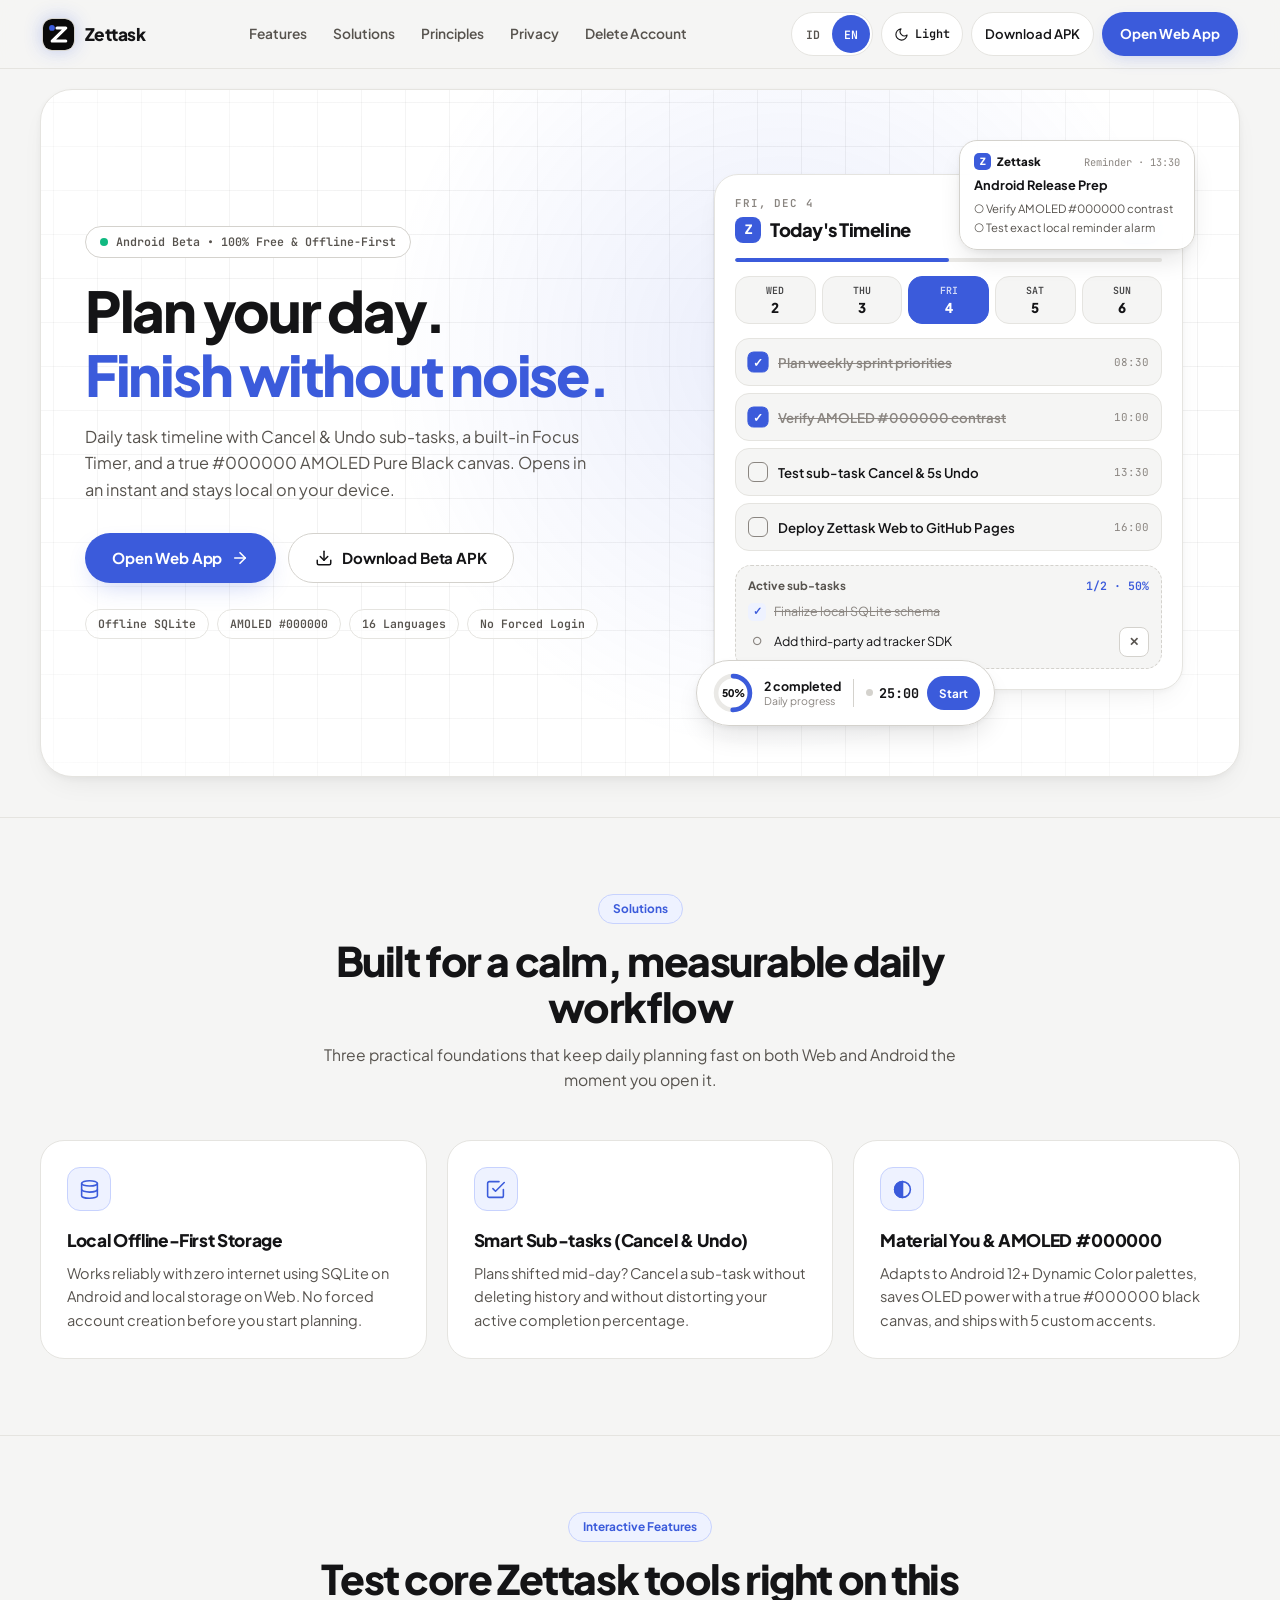
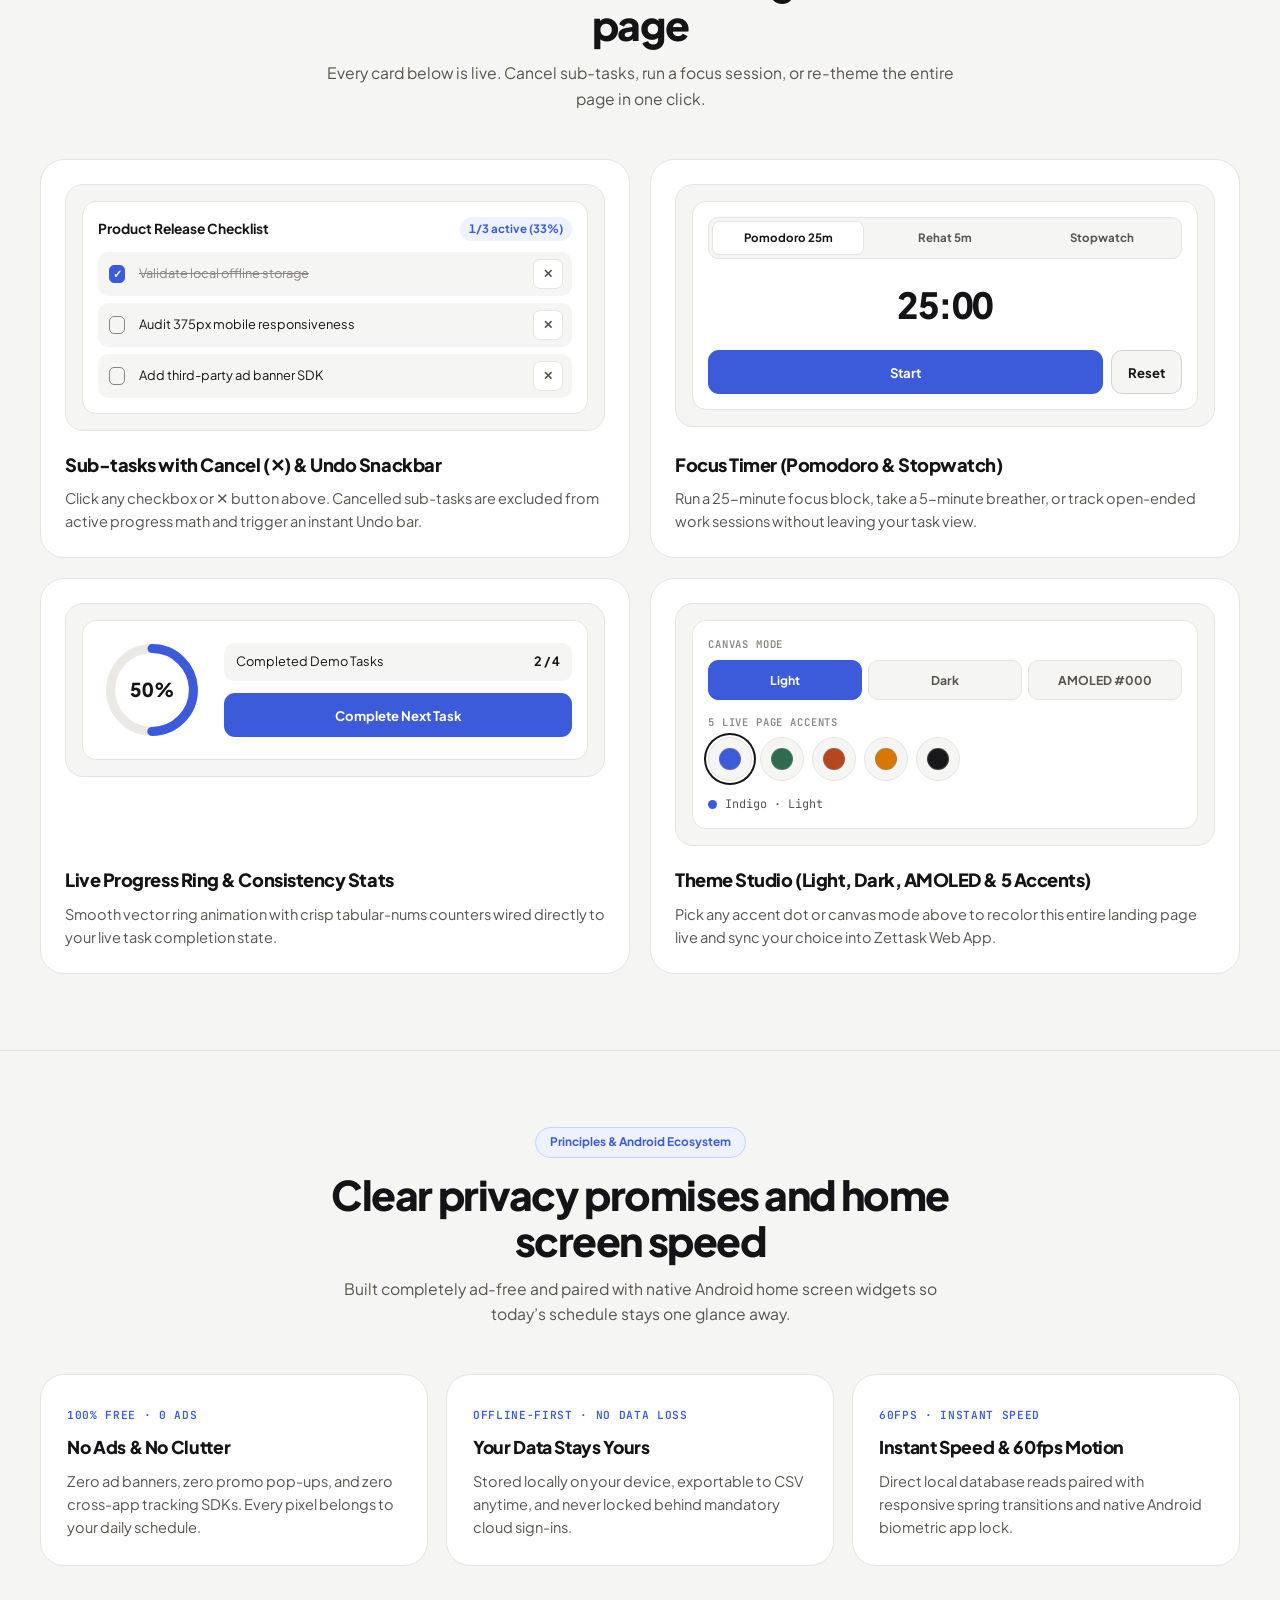
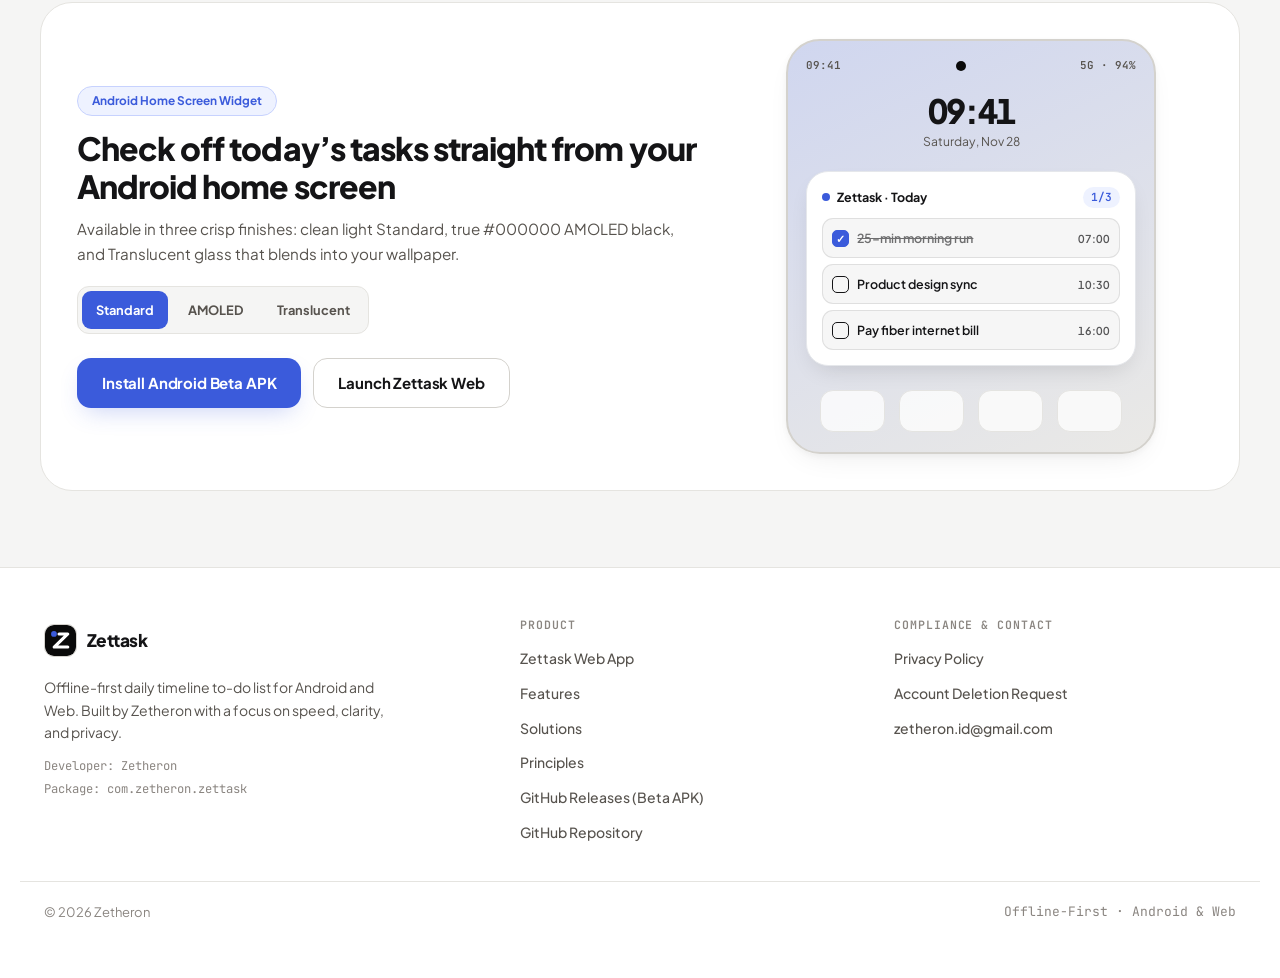
<file: docs/index.html>
<!DOCTYPE html>
<html lang="id" data-active-lang="id" data-theme="light" data-accent="indigo">
<head>
  <meta charset="UTF-8" />
  <meta name="viewport" content="width=device-width, initial-scale=1.0" />
  <title>Zettask — Atur harimu. Selesaikan tanpa distraksi.</title>
  <meta name="description" content="Zettask oleh Zetheron: daftar tugas harian offline-first, sub-tugas Cancel & Undo, Focus Timer, Material You, dan AMOLED Pure Black untuk Web & Android." />
  <meta name="theme-color" content="#F5F5F4" />
  <link rel="icon" type="image/svg+xml" href="data:image/svg+xml,%3Csvg xmlns='http://www.w3.org/2000/svg' viewBox='0 0 64 64'%3E%3Crect width='64' height='64' rx='16' fill='%230A0A0A'/%3E%3Ccircle cx='18.5' cy='18.5' r='5.5' fill='%233B5BDB'/%3E%3Cpath d='M29 18.5H47L19 45.5H47' stroke='%23FFFFFF' stroke-width='6.5' stroke-linecap='round' stroke-linejoin='round' fill='none'/%3E%3C/svg%3E" />
  <link rel="preconnect" href="https://fonts.googleapis.com" />
  <link rel="preconnect" href="https://fonts.gstatic.com" crossorigin />
  <link href="https://fonts.googleapis.com/css2?family=JetBrains+Mono:wght@500;600&family=Plus+Jakarta+Sans:ital,wght@0,400;0,500;0,600;0,700;0,800;1,500&display=swap" rel="stylesheet" />
  <script>
    (function () {
      try {
        var t = localStorage.getItem('zettask_docs_theme');
        if (!t) {
          t = window.matchMedia && window.matchMedia('(prefers-color-scheme: dark)').matches ? 'amoled' : 'light';
        }
        if (t !== 'light' && t !== 'dark' && t !== 'amoled') t = 'light';
        document.documentElement.setAttribute('data-theme', t);

        var a = localStorage.getItem('zettask_docs_accent') || 'indigo';
        document.documentElement.setAttribute('data-accent', a);

        var l = localStorage.getItem('zettask_docs_lang');
        if (l === 'id' || l === 'en') {
          document.documentElement.setAttribute('data-active-lang', l);
          document.documentElement.setAttribute('lang', l);
        }
      } catch (_) {}
    })();
  </script>
  <link rel="stylesheet" href="./styles.css" />
</head>
<body
  data-title-id="Zettask — Atur harimu. Selesaikan tanpa distraksi."
  data-title-en="Zettask — Plan your day. Finish without noise."
>
  <div class="scroll-progress" id="scroll-progress" aria-hidden="true"></div>
  <a class="skip-link" href="#main-content" data-i18n="skipLink">Lompat ke konten utama</a>

  <!-- 1. STICKY HEADER TRANSPARAN BERTEKSTUR -->
  <header class="site-header">
    <div class="header-inner">
      <a class="brand" href="./index.html" aria-label="Zettask Home">
        <span class="brand-z-shell" aria-hidden="true">
          <svg class="brand-logo" viewBox="0 0 64 64" fill="none">
            <rect width="64" height="64" rx="16" fill="#0A0A0A" />
            <circle cx="18.5" cy="18.5" r="6" class="brand-logo-dot" />
            <path d="M29 18.5H47L19 45.5H47" stroke="#FFFFFF" stroke-width="6.5" stroke-linecap="round" stroke-linejoin="round" />
          </svg>
        </span>
        <span class="brand-wordmark">Zettask</span>
      </a>

      <nav class="header-nav" aria-label="Primary navigation">
        <a class="nav-link" href="#features" data-i18n="navFeatures">Fitur</a>
        <a class="nav-link" href="#solutions" data-i18n="navSolutions">Solusi</a>
        <a class="nav-link" href="#principles" data-i18n="navPrinciples">Prinsip</a>
        <a class="nav-link" href="./privacy-policy.html" data-i18n="navPrivacy">Privasi</a>
        <a class="nav-link" href="./delete-account.html" data-i18n="navDelete">Hapus Akun</a>
      </nav>

      <div class="header-controls">
        <div class="lang-toggle" role="group" aria-label="Language selector">
          <button type="button" class="lang-btn" data-set-lang="id" aria-pressed="true">ID</button>
          <button type="button" class="lang-btn" data-set-lang="en" aria-pressed="false">EN</button>
        </div>

        <button
          type="button"
          class="theme-btn"
          data-theme-toggle
          aria-pressed="false"
          aria-label="Ganti tema tampilan"
        >
          <svg class="theme-icon theme-icon-moon" viewBox="0 0 24 24" fill="none" stroke="currentColor" stroke-width="1.8" stroke-linecap="round" stroke-linejoin="round" aria-hidden="true">
            <path d="M21 12.79A9 9 0 1 1 11.21 3a7 7 0 0 0 9.79 9.79z" />
          </svg>
          <svg class="theme-icon theme-icon-sun" viewBox="0 0 24 24" fill="none" stroke="currentColor" stroke-width="1.8" stroke-linecap="round" stroke-linejoin="round" aria-hidden="true">
            <circle cx="12" cy="12" r="4" />
            <path d="M12 2v2M12 20v2M4.93 4.93l1.41 1.41M17.66 17.66l1.41 1.41M2 12h2M20 12h2M6.34 17.66l-1.41 1.41M19.07 4.93l-1.41 1.41" />
          </svg>
          <span class="theme-label">Light</span>
        </button>

        <a
          class="nav-btn-apk"
          href="https://github.com/Zetheron/Zettask/releases/latest"
          target="_blank"
          rel="noopener noreferrer"
          data-i18n="navDownloadApk"
        >
          Unduh APK
        </a>

        <a class="nav-btn-webapp spring-btn" href="./app.html" data-i18n="navOpenWeb">
          Buka Web App
        </a>
      </div>
    </div>
  </header>

  <main id="main-content" class="lang-fade-target">
    <!-- 2. HERO SECTION: ORISINAL ZETTASK — MATERIAL 3 EXPRESSIVE -->
    <section class="hero-section" id="top">
      <div class="container">
        <div class="hero-stage" id="hero-spotlight-stage">
          <!-- Hairline Architectural Grid + Radial Tonal Spotlight -->
          <div class="hero-arch-grid" id="hero-arch-grid" aria-hidden="true"></div>
          <div class="hero-mouse-glow" id="hero-mouse-glow" aria-hidden="true"></div>

          <div class="hero-grid-m3">
            <!-- LEFT COLUMN: CONTENT & ACTIONS (LEFT-ALIGNED ON DESKTOP) -->
            <div class="hero-copy-col">
              <div class="hero-beta-badge entrance-1">
                <span class="pulse-green-dot" aria-hidden="true"></span>
                <span data-i18n="heroBadge">Android Beta • 100% Gratis &amp; Offline-First</span>
              </div>

              <h1 class="hero-headline entrance-2">
                <span class="headline-ink" data-i18n="heroTitleMain">Atur harimu.</span>
                <span class="headline-tonal" data-i18n="heroTitleSub">Selesaikan tanpa distraksi.</span>
              </h1>

              <p class="hero-sublead entrance-3" data-i18n="heroLead">
                Timeline tugas harian dengan sub-tugas Cancel &amp; Undo, Focus Timer bawaan, serta kanvas AMOLED Pure Black #000000. Cepat dibuka dan tersimpan langsung di perangkat Anda.
              </p>

              <div class="hero-cta-group entrance-4">
                <a class="btn-hero btn-hero-pill btn-hero-primary spring-btn" href="./app.html">
                  <span data-i18n="heroCtaWeb">Buka Web App</span>
                  <svg width="18" height="18" viewBox="0 0 24 24" fill="none" stroke="currentColor" stroke-width="2.2" stroke-linecap="round" stroke-linejoin="round" aria-hidden="true">
                    <line x1="5" y1="12" x2="19" y2="12" />
                    <polyline points="12 5 19 12 12 19" />
                  </svg>
                </a>

                <a
                  class="btn-hero btn-hero-pill btn-hero-secondary spring-btn"
                  href="https://github.com/Zetheron/Zettask/releases/latest"
                  target="_blank"
                  rel="noopener noreferrer"
                >
                  <svg width="18" height="18" viewBox="0 0 24 24" fill="none" stroke="currentColor" stroke-width="2" stroke-linecap="round" stroke-linejoin="round" aria-hidden="true">
                    <path d="M21 15v4a2 2 0 0 1-2 2H5a2 2 0 0 1-2-2v-4" />
                    <polyline points="7 10 12 15 17 10" />
                    <line x1="12" y1="15" x2="12" y2="3" />
                  </svg>
                  <span data-i18n="heroCtaApk">Unduh APK Beta</span>
                </a>
              </div>

              <div class="hero-micropills entrance-5" aria-label="Zettask highlights">
                <span class="micro-pill" data-i18n="heroPill1">Offline SQLite</span>
                <span class="micro-pill">AMOLED #000000</span>
                <span class="micro-pill" data-i18n="heroPill3">16 Bahasa</span>
                <span class="micro-pill" data-i18n="heroPill4">Tanpa Wajib Login</span>
              </div>
            </div>

            <!-- RIGHT COLUMN: ZETTASK INTERACTIVE M3 EXPRESSIVE SHOWCASE -->
            <div class="hero-showcase-col">
              <!-- Floating Element 1 (Top-Right): Zettask Android Lockscreen Notification -->
              <div
                class="hero-float-notif entrance-card-2"
                data-parallax-y="-16"
                data-parallax-mouse="-10"
                aria-label="Android lockscreen notification preview"
              >
                <div class="notif-head">
                  <span class="notif-brand">
                    <span class="notif-z-icon" aria-hidden="true">Z</span>
                    <span>Zettask</span>
                  </span>
                  <span class="notif-time tabular" data-i18n="heroNotifMeta">Pengingat · 13:30</span>
                </div>
                <div class="notif-title" data-i18n="heroNotifTitle">Persiapan Rilis Android</div>
                <div class="notif-sublist">
                  <span data-i18n="heroNotifSub1">○ Uji kontras AMOLED #000000</span>
                  <span data-i18n="heroNotifSub2">○ Cek alarm pengingat lokal</span>
                </div>
              </div>

              <!-- Main Card: Interactive Daily Timeline Card -->
              <div class="hero-timeline-card entrance-card-1">
                <div class="htc-header">
                  <div class="htc-title-block">
                    <span class="htc-eyebrow mono" id="hero-mock-date">SAB, 28 NOV</span>
                    <div class="htc-day-row">
                      <span class="htc-z-mark" aria-hidden="true">Z</span>
                      <h2 class="htc-heading" data-i18n="heroCardTitle">Timeline Hari Ini</h2>
                    </div>
                  </div>
                  <span class="htc-progress-badge tabular" id="hero-task-counter">2/4</span>
                </div>

                <div class="htc-progress-bar-track" aria-hidden="true">
                  <div class="htc-progress-bar-fill" id="hero-timeline-bar" style="width: 50%;"></div>
                </div>

                <!-- 5-Day Date Strip -->
                <div class="htc-date-strip tabular" id="hero-date-strip" role="group" aria-label="Date strip"></div>

                <!-- Interactive Task List -->
                <ul class="hero-live-tasks" id="hero-task-list" aria-label="Interactive daily timeline tasks"></ul>

                <!-- Interactive Hero Sub-task Cancel & Undo Strip -->
                <div class="htc-subtask-demo" id="hero-subtask-box">
                  <div class="htc-sub-head">
                    <span class="htc-sub-label" data-i18n="heroSubHeader">Sub-tugas aktif</span>
                    <span class="htc-sub-count tabular" id="hero-sub-badge">1/2 · 50%</span>
                  </div>
                  <div class="htc-sub-items">
                    <div class="htc-sub-row is-done">
                      <span class="htc-sub-dot">✓</span>
                      <span class="htc-sub-txt" data-i18n="heroSubDoneItem">Susun skema database SQLite lokal</span>
                    </div>
                    <div class="htc-sub-row" id="hero-cancellable-sub" data-cancelled="false">
                      <span class="htc-sub-dot" id="hero-cancellable-icon">○</span>
                      <span class="htc-sub-txt" data-i18n="heroSubCancelItem">Tambahkan SDK iklan pihak ketiga</span>
                      <button
                        type="button"
                        class="htc-sub-action spring-btn"
                        id="hero-sub-cancel-btn"
                        aria-label="Batalkan atau pulihkan sub-tugas"
                      >
                        ✕
                      </button>
                    </div>
                  </div>
                  <div class="htc-sub-toast" id="hero-sub-toast" hidden>
                    <span data-i18n="heroSubToast">Dibatalkan · Dikecualikan dari progres</span>
                    <button type="button" class="htc-sub-undo" id="hero-sub-undo-btn" data-i18n="bento1Undo">
                      Urungkan
                    </button>
                  </div>
                </div>
              </div>

              <!-- Floating Element 2 (Bottom-Left): Live Progress Ring + Focus Timer Pill -->
              <div
                class="hero-float-pill entrance-card-3"
                data-parallax-y="14"
                data-parallax-mouse="10"
              >
                <div class="hfp-ring-group">
                  <div class="hfp-ring-box">
                    <svg class="hero-ring-svg" viewBox="0 0 52 52" aria-hidden="true">
                      <circle cx="26" cy="26" r="20" class="ring-track" stroke-width="5.5" fill="none" />
                      <circle
                        cx="26"
                        cy="26"
                        r="20"
                        id="hero-ring-circle"
                        class="ring-progress"
                        stroke-width="5.5"
                        fill="none"
                        stroke-dasharray="125.66"
                        stroke-dashoffset="62.83"
                      />
                    </svg>
                    <span class="hfp-ring-pct tabular" id="hero-ring-pct">50%</span>
                  </div>
                  <div class="hfp-ring-meta">
                    <strong class="tabular" id="hero-ring-done-label">2 selesai</strong>
                    <span data-i18n="heroFloatRingSub">Progres harian</span>
                  </div>
                </div>

                <span class="hfp-divider" aria-hidden="true"></span>

                <div class="hfp-timer-group">
                  <div class="hfp-timer-readout">
                    <span class="live-pulse-indicator" id="hero-timer-dot" aria-hidden="true"></span>
                    <span class="hfp-digits tabular" id="hero-timer-digits">25:00</span>
                  </div>
                  <button
                    type="button"
                    class="hfp-play-btn spring-btn"
                    id="hero-timer-toggle"
                    data-i18n="timerStart"
                  >
                    Mulai
                  </button>
                </div>
              </div>
            </div>
          </div>
        </div>
      </div>
    </section>

    <!-- 3A. SECTION SOLUTIONS (3 COLUMN CARDS WITH SPRING HOVER) -->
    <section class="page-section" id="solutions">
      <div class="container">
        <div class="section-header" data-reveal>
          <span class="section-pill" data-i18n="solKicker">Solusi</span>
          <h2 class="section-title" data-i18n="solTitle">Dirancang untuk ritme kerja yang tenang dan terukur</h2>
          <p class="section-sub" data-i18n="solSub">
            Tiga fondasi praktis yang membuat pencatatan harian di Web maupun Android terasa ringan sejak detik pertama dibuka.
          </p>
        </div>

        <div class="solutions-grid">
          <article class="solution-card" data-reveal style="--stagger: 0ms;">
            <div class="sol-icon" aria-hidden="true">
              <svg width="21" height="21" viewBox="0 0 24 24" fill="none" stroke="currentColor" stroke-width="1.8" stroke-linecap="round" stroke-linejoin="round">
                <ellipse cx="12" cy="5" rx="9" ry="3" />
                <path d="M21 12c0 1.66-4 3-9 3s-9-1.34-9-3" />
                <path d="M3 5v14c0 1.66 4 3 9 3s9-1.34 9-3V5" />
              </svg>
            </div>
            <h3 class="sol-title" data-i18n="sol1Title">Penyimpanan Lokal Offline-First</h3>
            <p class="sol-desc" data-i18n="sol1Desc">
              Bekerja penuh tanpa sinyal internet menggunakan SQLite di Android dan penyimpanan lokal di Web. Tidak ada paksaan membuat akun sebelum mencatat.
            </p>
          </article>

          <article class="solution-card" data-reveal style="--stagger: 90ms;">
            <div class="sol-icon" aria-hidden="true">
              <svg width="21" height="21" viewBox="0 0 24 24" fill="none" stroke="currentColor" stroke-width="1.8" stroke-linecap="round" stroke-linejoin="round">
                <path d="M9 11l3 3L22 4" />
                <path d="M21 12v7a2 2 0 0 1-2 2H5a2 2 0 0 1-2-2V5a2 2 0 0 1 2-2h11" />
              </svg>
            </div>
            <h3 class="sol-title" data-i18n="sol2Title">Sub-tugas Cerdas (Cancel &amp; Undo)</h3>
            <p class="sol-desc" data-i18n="sol2Desc">
              Rencana berubah di tengah hari? Batalkan sub-tugas tanpa menghapus riwayatnya dan tanpa merusak persentase penyelesaian tugas utama.
            </p>
          </article>

          <article class="solution-card" data-reveal style="--stagger: 180ms;">
            <div class="sol-icon" aria-hidden="true">
              <svg width="21" height="21" viewBox="0 0 24 24" fill="none" stroke="currentColor" stroke-width="1.8" stroke-linecap="round" stroke-linejoin="round">
                <circle cx="12" cy="12" r="9" />
                <path d="M12 3a9 9 0 0 0 0 18z" fill="currentColor" />
              </svg>
            </div>
            <h3 class="sol-title" data-i18n="sol3Title">Material You &amp; AMOLED #000000</h3>
            <p class="sol-desc" data-i18n="sol3Desc">
              Menyatu dengan palet Dynamic Color Android 12+, hemat baterai di layar OLED lewat kanvas hitam murni #000000, serta memiliki 5 warna aksen pilihan.
            </p>
          </article>
        </div>
      </div>
    </section>

    <!-- 3B. SECTION FEATURES (2x2 INTERACTIVE BENTO GRID) -->
    <section class="page-section" id="features">
      <div class="container">
        <div class="section-header" data-reveal>
          <span class="section-pill" data-i18n="featKicker">Fitur Interaktif</span>
          <h2 class="section-title" data-i18n="featTitle">Coba langsung fitur inti Zettask di halaman ini</h2>
          <p class="section-sub" data-i18n="featSub">
            Setiap kartu di bawah ini aktif dan interaktif. Batalkan sub-tugas, jalankan pengatur waktu fokus, atau ganti warna seluruh halaman.
          </p>
        </div>

        <div class="bento-2x2">
          <!-- BENTO 1: Sub-tasks Cancel (✕) + Sliding Undo Snackbar -->
          <article class="bento-card" data-reveal style="--stagger: 0ms;">
            <div class="bento-playground">
              <div class="bento-ui-card">
                <div class="bento-ui-top">
                  <strong data-i18n="bento1Parent">Persiapan Rilis Produk</strong>
                  <span class="bento-pill tabular" id="bento-sub-progress">1/3 aktif (33%)</span>
                </div>

                <div class="bento-sub-list" id="bento-subtask-list"></div>

                <div class="bento-sliding-snackbar" id="bento-snackbar" hidden>
                  <span id="bento-snackbar-text" data-i18n="bento1Toast">Sub-tugas dibatalkan</span>
                  <button type="button" class="bento-undo-btn spring-btn" id="bento-undo-btn" data-i18n="bento1Undo">
                    Urungkan
                  </button>
                </div>
              </div>
            </div>

            <div class="bento-info">
              <h3 class="bento-heading" data-i18n="bento1Title">Sub-tugas dengan Cancel (✕) &amp; Undo Snackbar</h3>
              <p class="bento-copy" data-i18n="bento1Desc">
                Klik centang atau tombol ✕ di atas. Sub-tugas yang dibatalkan langsung dikecualikan dari hitungan progres aktif dan dilengkapi tombol Urungkan.
              </p>
            </div>
          </article>

          <!-- BENTO 2: Mini Focus Timer (Pomodoro / Break / Stopwatch) -->
          <article class="bento-card" data-reveal style="--stagger: 90ms;">
            <div class="bento-playground">
              <div class="bento-ui-card bento-timer-ui">
                <div class="bento-mode-tabs" id="bento-timer-modes" role="group" aria-label="Timer mode">
                  <button type="button" class="b-mode-tab is-active" data-bento-mode="pomodoro">Pomodoro 25m</button>
                  <button type="button" class="b-mode-tab" data-bento-mode="break">Rehat 5m</button>
                  <button type="button" class="b-mode-tab" data-bento-mode="stopwatch">Stopwatch</button>
                </div>

                <div class="bento-clock-readout tabular" id="bento-clock-readout">25:00</div>

                <div class="bento-clock-actions">
                  <button type="button" class="btn-bento-primary spring-btn" id="bento-clock-toggle" data-i18n="timerStart">
                    Mulai
                  </button>
                  <button type="button" class="btn-bento-ghost spring-btn" id="bento-clock-reset">
                    Reset
                  </button>
                </div>
              </div>
            </div>

            <div class="bento-info">
              <h3 class="bento-heading" data-i18n="bento2Title">Focus Timer (Pomodoro &amp; Stopwatch)</h3>
              <p class="bento-copy" data-i18n="bento2Desc">
                Mulai sesi fokus 25 menit, istirahat singkat 5 menit, atau hitung waktu kerja secara presisi tanpa berpindah tab.
              </p>
            </div>
          </article>

          <!-- BENTO 3: Live Progress Ring SVG Responding to Task Completion -->
          <article class="bento-card" data-reveal style="--stagger: 60ms;">
            <div class="bento-playground">
              <div class="bento-ui-card bento-ring-ui">
                <div class="bento-ring-graphic">
                  <svg class="bento-live-svg" viewBox="0 0 120 120" aria-hidden="true">
                    <circle cx="60" cy="60" r="46" class="ring-track" stroke-width="10" fill="none" />
                    <circle
                      cx="60"
                      cy="60"
                      r="46"
                      id="bento-live-ring"
                      class="ring-progress"
                      stroke-width="10"
                      fill="none"
                      stroke-dasharray="289.03"
                      stroke-dashoffset="289.03"
                    />
                  </svg>
                  <div class="bento-ring-val tabular" id="bento-ring-pct">50%</div>
                </div>

                <div class="bento-ring-controls">
                  <div class="bento-stat-row tabular">
                    <span data-i18n="bento3CompletedLabel">Tugas Demo Selesai</span>
                    <strong id="bento-ring-fraction">2 / 4</strong>
                  </div>
                  <button type="button" class="btn-bento-primary spring-btn" id="bento-step-task-btn" data-i18n="bento3TriggerBtn">
                    Centang Tugas Berikutnya
                  </button>
                </div>
              </div>
            </div>

            <div class="bento-info">
              <h3 class="bento-heading" data-i18n="bento3Title">Live Progress Ring &amp; Statistik Konsistensi</h3>
              <p class="bento-copy" data-i18n="bento3Desc">
                Grafik cincin vektor mulus dengan angka tabular-nums yang terhubung langsung ke penyelesaian daftar tugas Anda secara real-time.
              </p>
            </div>
          </article>

          <!-- BENTO 4: Live Page-Wide Theme Studio (3 Themes + 5 Accents) -->
          <article class="bento-card" data-reveal style="--stagger: 150ms;">
            <div class="bento-playground">
              <div class="bento-ui-card bento-studio-ui" id="bento-theme-studio">
                <div class="studio-row">
                  <span class="studio-label" data-i18n="studioSurfaceLabel">MODE KANVAS</span>
                  <div class="studio-mode-pills" role="group" aria-label="Canvas theme">
                    <button type="button" class="studio-mode-btn" data-page-theme="light">Light</button>
                    <button type="button" class="studio-mode-btn" data-page-theme="dark">Dark</button>
                    <button type="button" class="studio-mode-btn" data-page-theme="amoled">AMOLED #000</button>
                  </div>
                </div>

                <div class="studio-row">
                  <span class="studio-label" data-i18n="studioAccentLabel">5 WARNA AKSEN HALAMAN</span>
                  <div class="studio-swatch-row" role="group" aria-label="Page accent color">
                    <button type="button" class="studio-swatch spring-pop" data-page-accent="indigo" title="Indigo" aria-label="Indigo">
                      <span class="sw-circle is-indigo"></span>
                    </button>
                    <button type="button" class="studio-swatch spring-pop" data-page-accent="sage" title="Sage" aria-label="Sage">
                      <span class="sw-circle is-sage"></span>
                    </button>
                    <button type="button" class="studio-swatch spring-pop" data-page-accent="terracotta" title="Terracotta" aria-label="Terracotta">
                      <span class="sw-circle is-terracotta"></span>
                    </button>
                    <button type="button" class="studio-swatch spring-pop" data-page-accent="amber" title="Amber" aria-label="Amber">
                      <span class="sw-circle is-amber"></span>
                    </button>
                    <button type="button" class="studio-swatch spring-pop" data-page-accent="monochrome" title="Monochrome" aria-label="Monochrome">
                      <span class="sw-circle is-monochrome"></span>
                    </button>
                  </div>
                </div>

                <div class="studio-live-note">
                  <span class="studio-active-dot" aria-hidden="true"></span>
                  <span id="studio-status-text">Indigo · Light</span>
                </div>
              </div>
            </div>

            <div class="bento-info">
              <h3 class="bento-heading" data-i18n="bento4Title">Theme Studio (Light, Dark, AMOLED &amp; 5 Aksen)</h3>
              <p class="bento-copy" data-i18n="bento4Desc">
                Klik salah satu warna aksen atau mode latar di atas untuk mengubah tampilan seluruh halaman ini sekaligus menyimpannya ke Zettask Web App.
              </p>
            </div>
          </article>
        </div>
      </div>
    </section>

    <!-- 4. SECTION ZETTASK PRINCIPLES & ANDROID WIDGET INTEGRATION -->
    <section class="page-section" id="principles">
      <div class="container">
        <div class="section-header" data-reveal>
          <span class="section-pill" data-i18n="prinKicker">Prinsip &amp; Ekosistem Android</span>
          <h2 class="section-title" data-i18n="prinTitle">Janji privasi tegas dan akses cepat dari layar beranda</h2>
          <p class="section-sub" data-i18n="prinSub">
            Dibangun tanpa iklan dan dilengkapi widget layar beranda Android agar agenda hari ini selalu terlihat dalam sekali pandang.
          </p>
        </div>

        <!-- 3 Pillar Principles -->
        <div class="principles-grid">
          <article class="principle-card" data-reveal style="--stagger: 0ms;">
            <span class="prin-eyebrow">100% FREE · 0 ADS</span>
            <h3 class="prin-title" data-i18n="prin1Title">Tanpa Iklan &amp; Tanpa Keramaian</h3>
            <p class="prin-desc" data-i18n="prin1Desc">
              Nol banner promosi, nol pop-up pengganggu, dan nol SDK pelacak lintas aplikasi. Ruang layar murni didedikasikan untuk daftar tugas Anda.
            </p>
          </article>

          <article class="principle-card" data-reveal style="--stagger: 90ms;">
            <span class="prin-eyebrow">OFFLINE-FIRST · NO DATA LOSS</span>
            <h3 class="prin-title" data-i18n="prin2Title">Data Sepenuhnya Milik Anda</h3>
            <p class="prin-desc" data-i18n="prin2Desc">
              Tersimpan aman di perangkat lokal, dapat diekspor ke CSV kapan saja, dan tidak pernah mengunci akses catatan Anda di balik kewajiban login.
            </p>
          </article>

          <article class="principle-card" data-reveal style="--stagger: 180ms;">
            <span class="prin-eyebrow">60FPS · INSTANT SPEED</span>
            <h3 class="prin-title" data-i18n="prin3Title">Terbuka Instan &amp; Responsif</h3>
            <p class="prin-desc" data-i18n="prin3Desc">
              Pembacaan database lokal yang instan dipadukan dengan transisi pegas ringan dan kunci keamanan biometrik bawaan Android.
            </p>
          </article>
        </div>

        <!-- Android Home Screen Widget Visualization -->
        <div class="android-widget-showcase" data-reveal>
          <div class="widget-showcase-copy">
            <span class="section-pill" data-i18n="widgetBadge">Android Home Screen Widget</span>
            <h3 class="widget-showcase-title" data-i18n="widgetTitle">
              Centang agenda hari ini langsung dari layar utama Android
            </h3>
            <p class="widget-showcase-desc" data-i18n="widgetDesc">
              Hadir dalam tiga gaya permukaan: Standard terang bersih, AMOLED hitam pekat #000000, dan Translucent yang menyatu dengan wallpaper favorit Anda.
            </p>

            <div class="widget-style-switcher" id="android-widget-styles" role="group" aria-label="Android widget style">
              <button type="button" class="w-style-btn is-active" data-widget-style="standard">Standard</button>
              <button type="button" class="w-style-btn" data-widget-style="amoled">AMOLED</button>
              <button type="button" class="w-style-btn" data-widget-style="translucent">Translucent</button>
            </div>

            <div class="widget-cta-row">
              <a
                class="btn-hero btn-hero-primary spring-btn"
                href="https://github.com/Zetheron/Zettask/releases/latest"
                target="_blank"
                rel="noopener noreferrer"
                data-i18n="widgetCtaApk"
              >
                Pasang APK Android Beta
              </a>
              <a class="btn-hero btn-hero-secondary spring-btn" href="./app.html" data-i18n="widgetCtaWeb">
                Coba Zettask Web
              </a>
            </div>
          </div>

          <div class="android-homescreen-frame" aria-label="Android home screen widget preview">
            <div class="android-statusbar tabular" aria-hidden="true">
              <span>09:41</span>
              <span class="android-punchhole"></span>
              <span>5G · 94%</span>
            </div>

            <div class="android-system-clock tabular" aria-hidden="true">
              <div class="sys-clock-big">09:41</div>
              <div class="sys-clock-sub" data-i18n="widgetSysDate">Sabtu, 28 Nov</div>
            </div>

            <!-- Interactive Home Screen Widget -->
            <div class="zettask-home-widget" id="zettask-home-widget" data-w-style="standard">
              <div class="zhw-head">
                <div class="zhw-brand">
                  <span class="zhw-dot"></span>
                  <strong data-i18n="widgetHeader">Zettask · Hari Ini</strong>
                </div>
                <span class="zhw-count tabular" id="zhw-count">1/3</span>
              </div>

              <div class="zhw-list" id="zhw-task-list">
                <button type="button" class="zhw-item is-done" data-zhw-item>
                  <span class="zhw-box">✓</span>
                  <span class="zhw-txt" data-i18n="widgetItem1">Olahraga pagi 25 menit</span>
                  <span class="zhw-time tabular">07:00</span>
                </button>
                <button type="button" class="zhw-item" data-zhw-item>
                  <span class="zhw-box"></span>
                  <span class="zhw-txt" data-i18n="widgetItem2">Sinkronisasi desain produk</span>
                  <span class="zhw-time tabular">10:30</span>
                </button>
                <button type="button" class="zhw-item" data-zhw-item>
                  <span class="zhw-box"></span>
                  <span class="zhw-txt" data-i18n="widgetItem3">Bayar tagihan internet</span>
                  <span class="zhw-time tabular">16:00</span>
                </button>
              </div>
            </div>

            <div class="android-dock-icons" aria-hidden="true">
              <span></span><span></span><span></span><span></span>
            </div>
          </div>
        </div>
      </div>
    </section>
  </main>

  <!-- 5. PLAY STORE COMPLIANT FOOTER -->
  <footer class="site-footer">
    <div class="footer-grid">
      <div>
        <a class="brand" href="./index.html">
          <svg class="brand-logo" viewBox="0 0 64 64" fill="none" aria-hidden="true">
            <rect width="64" height="64" rx="16" fill="#0A0A0A" />
            <circle cx="18.5" cy="18.5" r="6" class="brand-logo-dot" />
            <path d="M29 18.5H47L19 45.5H47" stroke="#FFFFFF" stroke-width="6.5" stroke-linecap="round" stroke-linejoin="round" />
          </svg>
          <span>Zettask</span>
        </a>
        <p class="footer-brand-desc" data-i18n="footerDesc">
          Aplikasi daftar tugas timeline harian offline-first untuk Android dan Web. Dibangun oleh Zetheron dengan fokus pada kecepatan, kejelasan, dan privasi.
        </p>
        <div class="footer-meta mono">
          <span>Developer: Zetheron</span>
          <span>Package: com.zetheron.zettask</span>
        </div>
      </div>

      <div>
        <h3 class="footer-col-title" data-i18n="footerColProduct">Produk</h3>
        <ul class="footer-list">
          <li><a href="./app.html" data-i18n="footerLinkWeb">Zettask Web App</a></li>
          <li><a href="#features" data-i18n="navFeatures">Fitur</a></li>
          <li><a href="#solutions" data-i18n="navSolutions">Solusi</a></li>
          <li><a href="#principles" data-i18n="navPrinciples">Prinsip</a></li>
          <li>
            <a href="https://github.com/Zetheron/Zettask/releases/latest" target="_blank" rel="noopener noreferrer" data-i18n="footerLinkReleases">
              GitHub Releases (APK Beta)
            </a>
          </li>
          <li>
            <a href="https://github.com/Zetheron/Zettask" target="_blank" rel="noopener noreferrer" data-i18n="footerLinkRepo">
              Repositori GitHub
            </a>
          </li>
        </ul>
      </div>

      <div>
        <h3 class="footer-col-title" data-i18n="footerColLegal">Kepatuhan &amp; Kontak</h3>
        <ul class="footer-list">
          <li><a href="./privacy-policy.html" data-i18n="footerLinkPrivacy">Kebijakan Privasi</a></li>
          <li><a href="./delete-account.html" data-i18n="footerLinkDelete">Permintaan Hapus Akun</a></li>
          <li><a href="mailto:zetheron.id@gmail.com">zetheron.id@gmail.com</a></li>
        </ul>
      </div>
    </div>

    <div class="footer-bottom">
      <span>&copy; 2026 Zetheron</span>
      <span class="mono" data-i18n="footerBottomRight">Offline-First · Android &amp; Web</span>
    </div>
  </footer>

  <script src="./script.js" defer></script>
</body>
</html>
</file>
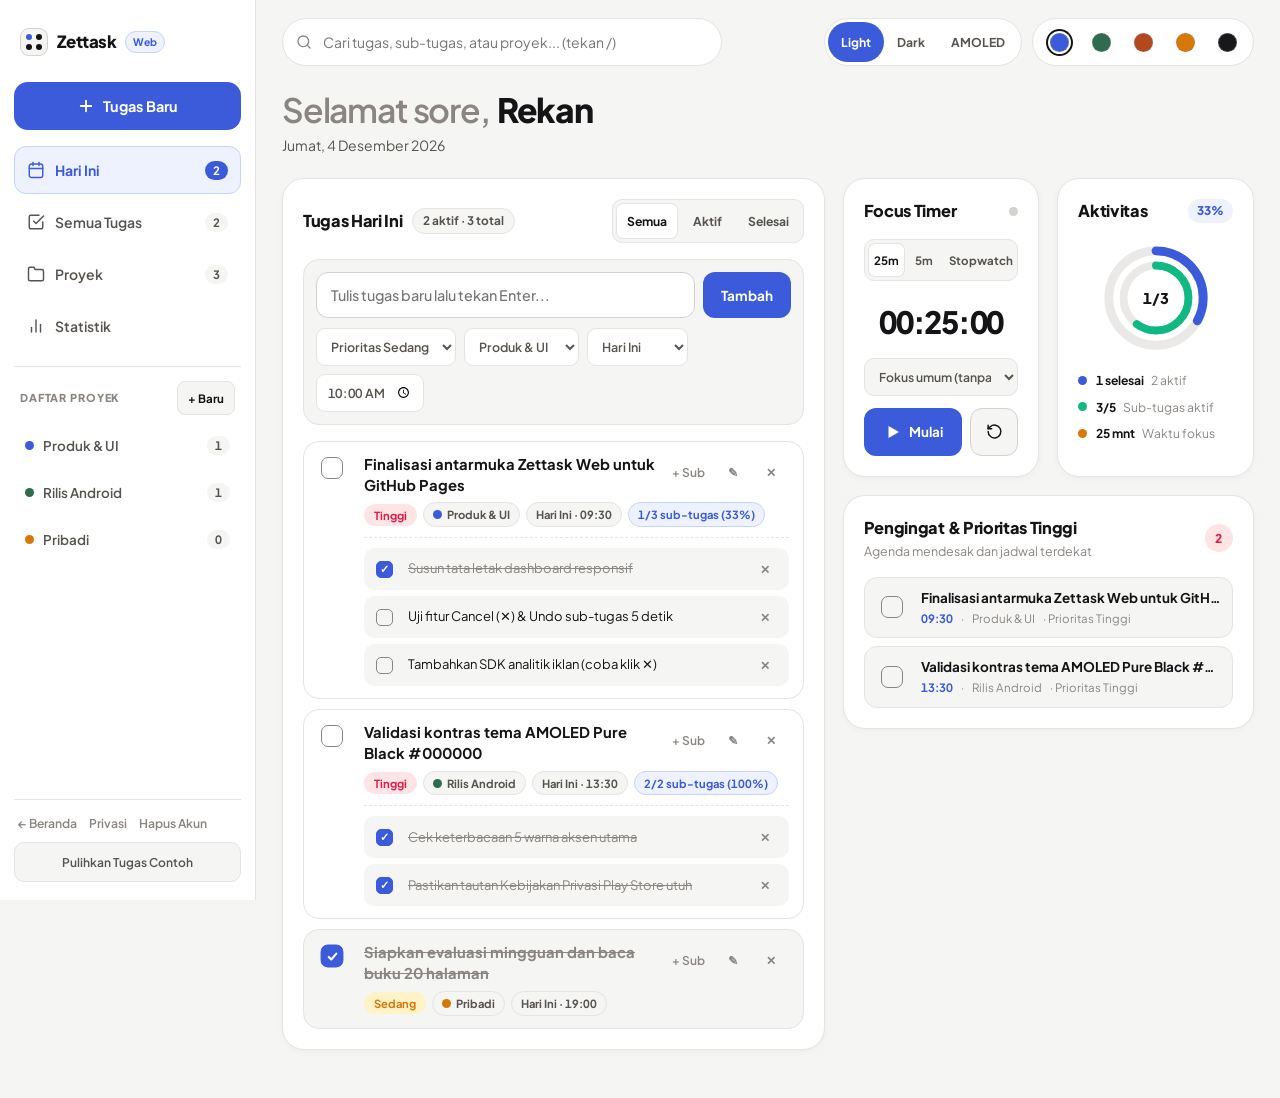
<file: docs/app.html>
<!DOCTYPE html>
<html lang="id" data-theme="light" data-accent="indigo">
<head>
  <meta charset="UTF-8" />
  <meta name="viewport" content="width=device-width, initial-scale=1.0" />
  <title>Zettask Web — Dashboard Produktivitas Harian</title>
  <meta name="description" content="Ruang kerja produktivitas harian Zettask Web: kelola tugas, sub-tugas dengan Cancel & Undo, Focus Timer, dan statistik progres secara offline-first." />
  <meta name="theme-color" content="#F5F5F4" />
  <link rel="icon" type="image/svg+xml" href="data:image/svg+xml,%3Csvg xmlns='http://www.w3.org/2000/svg' viewBox='0 0 64 64'%3E%3Crect width='64' height='64' rx='16' fill='%230A0A0A'/%3E%3Ccircle cx='18.5' cy='18.5' r='5.5' fill='%233B5BDB'/%3E%3Cpath d='M29 18.5H47L19 45.5H47' stroke='%23FFFFFF' stroke-width='6.5' stroke-linecap='round' stroke-linejoin='round' fill='none'/%3E%3C/svg%3E" />
  <link rel="preconnect" href="https://fonts.googleapis.com" />
  <link rel="preconnect" href="https://fonts.gstatic.com" crossorigin />
  <link href="https://fonts.googleapis.com/css2?family=Plus+Jakarta+Sans:wght@400;500;600;700;800&display=swap" rel="stylesheet" />
  <script>
    (function () {
      try {
        var t = localStorage.getItem('zettask_docs_theme');
        if (!t) {
          t = window.matchMedia && window.matchMedia('(prefers-color-scheme: dark)').matches ? 'dark' : 'light';
        }
        if (t !== 'light' && t !== 'dark' && t !== 'amoled') t = 'light';
        document.documentElement.setAttribute('data-theme', t);
        var a = localStorage.getItem('zettask_docs_accent') || 'indigo';
        document.documentElement.setAttribute('data-accent', a);
      } catch (_) {}
    })();
  </script>
  <link rel="stylesheet" href="./app.css" />
</head>
<body>
  <a class="skip-link" href="#workspace-main">Lompat ke ruang kerja</a>

  <div class="app-shell">
    <!-- Mobile Drawer Backdrop -->
    <div class="sidebar-backdrop" id="sidebar-backdrop" hidden></div>

    <!-- LEFT SIDEBAR -->
    <aside class="app-sidebar" id="app-sidebar" aria-label="Navigasi aplikasi">
      <div class="sidebar-top">
        <a class="sidebar-brand" href="./index.html" title="Kembali ke halaman utama Zettask">
          <span class="brand-mark" aria-hidden="true">
            <span class="b-dot is-accent"></span>
            <span class="b-dot"></span>
            <span class="b-dot"></span>
            <span class="b-dot"></span>
          </span>
          <span class="brand-name">Zettask</span>
          <span class="brand-tag">Web</span>
        </a>

        <button
          type="button"
          class="icon-btn sidebar-close-btn"
          id="btn-close-sidebar"
          aria-label="Tutup menu navigasi"
        >
          <svg width="20" height="20" viewBox="0 0 24 24" fill="none" stroke="currentColor" stroke-width="2" stroke-linecap="round">
            <line x1="18" y1="6" x2="6" y2="18" />
            <line x1="6" y1="6" x2="18" y2="18" />
          </svg>
        </button>
      </div>

      <button type="button" class="btn-new-task" id="btn-sidebar-new-task">
        <svg width="18" height="18" viewBox="0 0 24 24" fill="none" stroke="currentColor" stroke-width="2.4" stroke-linecap="round">
          <line x1="12" y1="5" x2="12" y2="19" />
          <line x1="5" y1="12" x2="19" y2="12" />
        </svg>
        <span>Tugas Baru</span>
      </button>

      <nav class="sidebar-nav" id="sidebar-nav" aria-label="Menu utama">
        <button type="button" class="nav-item is-active" data-nav-view="today">
          <span class="nav-item-left">
            <svg width="18" height="18" viewBox="0 0 24 24" fill="none" stroke="currentColor" stroke-width="1.9" stroke-linecap="round" stroke-linejoin="round" aria-hidden="true">
              <rect x="3" y="4" width="18" height="18" rx="3" />
              <line x1="16" y1="2" x2="16" y2="6" />
              <line x1="8" y1="2" x2="8" y2="6" />
              <line x1="3" y1="10" x2="21" y2="10" />
            </svg>
            <span>Hari Ini</span>
          </span>
          <span class="nav-badge tabular" id="badge-today">0</span>
        </button>

        <button type="button" class="nav-item" data-nav-view="all">
          <span class="nav-item-left">
            <svg width="18" height="18" viewBox="0 0 24 24" fill="none" stroke="currentColor" stroke-width="1.9" stroke-linecap="round" stroke-linejoin="round" aria-hidden="true">
              <path d="M9 11l3 3L22 4" />
              <path d="M21 12v7a2 2 0 0 1-2 2H5a2 2 0 0 1-2-2V5a2 2 0 0 1 2-2h11" />
            </svg>
            <span>Semua Tugas</span>
          </span>
          <span class="nav-badge tabular" id="badge-all">0</span>
        </button>

        <button type="button" class="nav-item" data-nav-view="projects">
          <span class="nav-item-left">
            <svg width="18" height="18" viewBox="0 0 24 24" fill="none" stroke="currentColor" stroke-width="1.9" stroke-linecap="round" stroke-linejoin="round" aria-hidden="true">
              <path d="M22 19a2 2 0 0 1-2 2H4a2 2 0 0 1-2-2V5a2 2 0 0 1 2-2h5l2 3h9a2 2 0 0 1 2 2z" />
            </svg>
            <span>Proyek</span>
          </span>
          <span class="nav-badge tabular" id="badge-projects">0</span>
        </button>

        <button type="button" class="nav-item" data-nav-view="stats">
          <span class="nav-item-left">
            <svg width="18" height="18" viewBox="0 0 24 24" fill="none" stroke="currentColor" stroke-width="1.9" stroke-linecap="round" stroke-linejoin="round" aria-hidden="true">
              <line x1="18" y1="20" x2="18" y2="10" />
              <line x1="12" y1="20" x2="12" y2="4" />
              <line x1="6" y1="20" x2="6" y2="14" />
            </svg>
            <span>Statistik</span>
          </span>
        </button>
      </nav>

      <!-- PROJECT LIST IN SIDEBAR -->
      <div class="sidebar-projects-section">
        <div class="sidebar-sec-head">
          <span class="sidebar-sec-title">DAFTAR PROYEK</span>
          <button
            type="button"
            class="sidebar-add-proj-btn"
            id="btn-toggle-proj-form"
            aria-expanded="false"
            aria-label="Tambah proyek baru"
            title="Tambah proyek baru"
          >
            + Baru
          </button>
        </div>

        <form class="sidebar-proj-form" id="sidebar-proj-form" hidden>
          <input
            type="text"
            id="input-new-project"
            class="proj-input"
            placeholder="Nama proyek..."
            maxlength="32"
            autocomplete="off"
          />
          <div class="proj-form-row">
            <div class="proj-color-dots" id="proj-color-picker" role="group" aria-label="Warna proyek">
              <button type="button" class="p-color-choice is-selected" data-proj-color="#3B5BDB" aria-label="Indigo"><span style="background:#3B5BDB"></span></button>
              <button type="button" class="p-color-choice" data-proj-color="#2F6B4F" aria-label="Sage"><span style="background:#2F6B4F"></span></button>
              <button type="button" class="p-color-choice" data-proj-color="#B5471D" aria-label="Terracotta"><span style="background:#B5471D"></span></button>
              <button type="button" class="p-color-choice" data-proj-color="#D97706" aria-label="Amber"><span style="background:#D97706"></span></button>
              <button type="button" class="p-color-choice" data-proj-color="#7C3AED" aria-label="Plum"><span style="background:#7C3AED"></span></button>
            </div>
            <button type="submit" class="proj-save-btn">Simpan</button>
          </div>
        </form>

        <ul class="sidebar-project-list" id="sidebar-project-list" aria-label="Filter proyek"></ul>
      </div>

      <div class="sidebar-footer">
        <div class="sidebar-footer-links">
          <a href="./index.html">&larr; Beranda</a>
          <a href="./privacy-policy.html">Privasi</a>
          <a href="./delete-account.html">Hapus Akun</a>
        </div>
        <button type="button" class="btn-reset-seed" id="btn-reset-demo">
          Pulihkan Tugas Contoh
        </button>
      </div>
    </aside>

    <!-- MAIN AREA -->
    <div class="app-workspace" id="workspace-main">
      <!-- TOP UTILITY BAR -->
      <header class="app-topbar">
        <div class="topbar-left">
          <button
            type="button"
            class="icon-btn mobile-menu-btn"
            id="btn-open-sidebar"
            aria-label="Buka menu navigasi"
          >
            <svg width="21" height="21" viewBox="0 0 24 24" fill="none" stroke="currentColor" stroke-width="2" stroke-linecap="round">
              <line x1="3" y1="6" x2="21" y2="6" />
              <line x1="3" y1="12" x2="21" y2="12" />
              <line x1="3" y1="18" x2="21" y2="18" />
            </svg>
          </button>

          <div class="search-box">
            <svg class="search-icon" width="16" height="16" viewBox="0 0 24 24" fill="none" stroke="currentColor" stroke-width="2" stroke-linecap="round" stroke-linejoin="round" aria-hidden="true">
              <circle cx="11" cy="11" r="8" />
              <line x1="21" y1="21" x2="16.65" y2="16.65" />
            </svg>
            <input
              type="search"
              id="search-input"
              class="search-input"
              placeholder="Cari tugas, sub-tugas, atau proyek... (tekan /)"
              autocomplete="off"
              aria-label="Cari tugas"
            />
            <button
              type="button"
              class="search-clear"
              id="btn-clear-search"
              hidden
              aria-label="Bersihkan pencarian"
            >
              ✕
            </button>
          </div>
        </div>

        <div class="topbar-right">
          <!-- Theme Segmented Control -->
          <div class="theme-segment" id="theme-switcher" role="group" aria-label="Pilih tema latar">
            <button type="button" class="seg-btn" data-set-theme="light">Light</button>
            <button type="button" class="seg-btn" data-set-theme="dark">Dark</button>
            <button type="button" class="seg-btn" data-set-theme="amoled">AMOLED</button>
          </div>

          <!-- 5 Accent Color Swatches -->
          <div class="accent-bar" id="accent-switcher" role="group" aria-label="Pilih warna aksen">
            <button type="button" class="acc-btn" data-set-accent="indigo" title="Indigo" aria-label="Aksen Indigo">
              <span class="acc-dot is-indigo"></span>
            </button>
            <button type="button" class="acc-btn" data-set-accent="sage" title="Sage" aria-label="Aksen Sage">
              <span class="acc-dot is-sage"></span>
            </button>
            <button type="button" class="acc-btn" data-set-accent="terracotta" title="Terracotta" aria-label="Aksen Terracotta">
              <span class="acc-dot is-terracotta"></span>
            </button>
            <button type="button" class="acc-btn" data-set-accent="amber" title="Amber" aria-label="Aksen Amber">
              <span class="acc-dot is-amber"></span>
            </button>
            <button type="button" class="acc-btn" data-set-accent="monochrome" title="Monochrome" aria-label="Aksen Monochrome">
              <span class="acc-dot is-monochrome"></span>
            </button>
          </div>
        </div>
      </header>

      <!-- GREETING & DATE HEADER -->
      <section class="greeting-header" aria-label="Sapaan dan ringkasan tanggal">
        <div class="greeting-copy">
          <h1 class="greeting-title">
            <span class="greeting-prefix" id="greeting-prefix">Selamat siang,</span>
            <button
              type="button"
              class="greeting-name-btn"
              id="btn-edit-username"
              title="Klik untuk mengubah nama sapaan"
            >
              <span id="greeting-username">Rekan</span>
            </button>
          </h1>
          <p class="greeting-date" id="greeting-date">Sabtu, 28 November 2026</p>
        </div>

        <div class="active-filter-banner" id="active-filter-banner" hidden>
          <span id="active-filter-label">Filter aktif</span>
          <button type="button" class="filter-reset-btn" id="btn-clear-project-filter">
            Tampilkan Semua ✕
          </button>
        </div>
      </section>

      <!-- DASHBOARD CONTENT VIEWS -->
      <div class="dashboard-body" id="dashboard-body">
        <!-- PRIMARY DASHBOARD GRID (Used in Hari Ini & Semua Tugas) -->
        <div class="bento-workspace" id="view-tasks-workspace">
          <!-- LEFT / MAIN COLUMN: TO-DO LIST & SUB-TUGAS -->
          <section class="widget-card widget-todos" aria-labelledby="todo-card-heading">
            <div class="widget-head">
              <div class="widget-title-wrap">
                <h2 class="widget-title" id="todo-card-heading">Daftar Tugas</h2>
                <span class="widget-count-pill tabular" id="todo-summary-pill">0 aktif</span>
              </div>

              <div class="status-tabs" id="status-filter-tabs" role="tablist" aria-label="Filter status tugas">
                <button type="button" class="status-tab is-active" data-status-filter="all">Semua</button>
                <button type="button" class="status-tab" data-status-filter="active">Aktif</button>
                <button type="button" class="status-tab" data-status-filter="done">Selesai</button>
              </div>
            </div>

            <!-- Task Composer -->
            <form class="task-composer" id="task-composer-form">
              <div class="composer-main-row">
                <input
                  type="text"
                  id="input-task-title"
                  class="composer-title-input"
                  placeholder="Tulis tugas baru lalu tekan Enter..."
                  maxlength="140"
                  required
                  autocomplete="off"
                />
                <button type="submit" class="btn-add-submit">Tambah</button>
              </div>

              <div class="composer-meta-row">
                <label class="meta-select-wrap" title="Prioritas tugas">
                  <span class="sr-only">Prioritas</span>
                  <select id="select-task-priority" class="meta-select">
                    <option value="high">Prioritas Tinggi</option>
                    <option value="medium" selected>Prioritas Sedang</option>
                    <option value="low">Prioritas Rendah</option>
                  </select>
                </label>

                <label class="meta-select-wrap" title="Proyek">
                  <span class="sr-only">Proyek</span>
                  <select id="select-task-project" class="meta-select"></select>
                </label>

                <label class="meta-select-wrap" title="Jadwal">
                  <span class="sr-only">Jadwal</span>
                  <select id="select-task-day" class="meta-select">
                    <option value="today" selected>Hari Ini</option>
                    <option value="tomorrow">Besok</option>
                    <option value="upcoming">Minggu Ini</option>
                  </select>
                </label>

                <label class="meta-time-wrap" title="Jam pengingat (opsional)">
                  <span class="sr-only">Jam</span>
                  <input type="time" id="input-task-time" class="meta-time-input tabular" value="10:00" />
                </label>
              </div>
            </form>

            <!-- Task Items List -->
            <div class="task-list-container" id="task-list-container" role="list"></div>
          </section>

          <!-- RIGHT COLUMN WIDGETS (ChronoTask Trio: Focus Timer + Activity Ring + High-Priority Reminders) -->
          <div class="side-widgets-stack">
            <div class="side-widgets-top-pair">
              <!-- WIDGET: FOCUS TIMER (TIME TRACKER) -->
              <section class="widget-card widget-timer" aria-labelledby="timer-heading">
                <div class="widget-head">
                  <h2 class="widget-title" id="timer-heading">Focus Timer</h2>
                  <span class="timer-live-indicator" id="timer-live-dot" aria-hidden="true"></span>
                </div>

                <div class="timer-modes" id="timer-mode-tabs" role="group" aria-label="Mode pengatur waktu">
                  <button type="button" class="t-mode-btn is-active" data-timer-mode="pomodoro">25m</button>
                  <button type="button" class="t-mode-btn" data-timer-mode="break">5m</button>
                  <button type="button" class="t-mode-btn" data-timer-mode="stopwatch">Stopwatch</button>
                </div>

                <div class="timer-clock-display tabular" id="timer-display" aria-live="off">00:25:00</div>

                <div class="timer-task-focus">
                  <label for="timer-task-select" class="sr-only">Fokus pada tugas</label>
                  <select id="timer-task-select" class="timer-task-select"></select>
                </div>

                <div class="timer-controls">
                  <button
                    type="button"
                    class="timer-btn timer-btn-play"
                    id="btn-timer-toggle"
                    aria-label="Mulai pengatur waktu fokus"
                  >
                    <svg class="icon-play" width="18" height="18" viewBox="0 0 24 24" fill="currentColor" aria-hidden="true">
                      <polygon points="6 4 20 12 6 20 6 4" />
                    </svg>
                    <svg class="icon-pause" width="18" height="18" viewBox="0 0 24 24" fill="currentColor" aria-hidden="true">
                      <rect x="6" y="4" width="4" height="16" rx="1" />
                      <rect x="14" y="4" width="4" height="16" rx="1" />
                    </svg>
                    <span id="timer-toggle-label">Mulai</span>
                  </button>

                  <button
                    type="button"
                    class="timer-btn timer-btn-reset"
                    id="btn-timer-reset"
                    aria-label="Atur ulang waktu"
                    title="Reset"
                  >
                    <svg width="17" height="17" viewBox="0 0 24 24" fill="none" stroke="currentColor" stroke-width="2.1" stroke-linecap="round" stroke-linejoin="round" aria-hidden="true">
                      <path d="M3 12a9 9 0 1 0 3-6.7L3 8" />
                      <polyline points="3 3 3 8 8 8" />
                    </svg>
                  </button>
                </div>
              </section>

              <!-- WIDGET: ACTIVITY & PROGRESS RING -->
              <section class="widget-card widget-activity" aria-labelledby="activity-heading">
                <div class="widget-head">
                  <h2 class="widget-title" id="activity-heading">Aktivitas</h2>
                  <span class="activity-pct-badge tabular" id="activity-pct-badge">0%</span>
                </div>

                <div class="activity-ring-layout">
                  <div class="ring-visual-box">
                    <svg class="progress-rings-svg" viewBox="0 0 120 120" aria-hidden="true">
                      <circle cx="60" cy="60" r="48" class="ring-bg" stroke-width="9" fill="none" />
                      <circle
                        cx="60"
                        cy="60"
                        r="48"
                        id="svg-ring-tasks"
                        class="ring-fg-tasks"
                        stroke-width="9"
                        fill="none"
                        stroke-dasharray="301.59"
                        stroke-dashoffset="301.59"
                      />
                      <circle cx="60" cy="60" r="33" class="ring-bg" stroke-width="8" fill="none" />
                      <circle
                        cx="60"
                        cy="60"
                        r="33"
                        id="svg-ring-subtasks"
                        class="ring-fg-subtasks"
                        stroke-width="8"
                        fill="none"
                        stroke-dasharray="207.35"
                        stroke-dashoffset="207.35"
                      />
                    </svg>
                    <div class="ring-center-label tabular" id="ring-center-ratio">0/0</div>
                  </div>

                  <div class="activity-legend tabular">
                    <div class="legend-item">
                      <span class="legend-dot is-task-ring"></span>
                      <div>
                        <strong id="stat-tasks-done">0 selesai</strong>
                        <span id="stat-tasks-active">0 aktif</span>
                      </div>
                    </div>
                    <div class="legend-item">
                      <span class="legend-dot is-sub-ring"></span>
                      <div>
                        <strong id="stat-subs-done">0/0</strong>
                        <span>Sub-tugas aktif</span>
                      </div>
                    </div>
                    <div class="legend-item">
                      <span class="legend-dot is-focus-ring"></span>
                      <div>
                        <strong id="stat-focus-mins">0 mnt</strong>
                        <span>Waktu fokus</span>
                      </div>
                    </div>
                  </div>
                </div>
              </section>
            </div>

            <!-- WIDGET: REMINDERS / TUGAS PRIORITAS TINGGI -->
            <section class="widget-card widget-reminders" aria-labelledby="reminders-heading">
              <div class="widget-head">
                <div>
                  <h2 class="widget-title" id="reminders-heading">Pengingat &amp; Prioritas Tinggi</h2>
                  <p class="widget-subtitle">Agenda mendesak dan jadwal terdekat</p>
                </div>
                <span class="prio-alert-count tabular" id="high-prio-count">0</span>
              </div>

              <div class="reminders-list" id="reminders-list"></div>
            </section>
          </div>
        </div>

        <!-- DEDICATED VIEW: PROYEK BOARD -->
        <section class="projects-board-view" id="view-projects-board" hidden aria-label="Papan Proyek">
          <div class="projects-board-grid" id="projects-board-grid"></div>
        </section>

        <!-- DEDICATED VIEW: STATISTIK DETAIL -->
        <section class="stats-detail-view" id="view-stats-detail" hidden aria-label="Statistik Produktivitas">
          <div class="stats-kpi-grid tabular" id="stats-kpi-grid"></div>
          <div class="stats-breakdown-grid">
            <div class="widget-card">
              <h2 class="widget-title">Progres per Proyek</h2>
              <div class="breakdown-bars" id="stats-by-project"></div>
            </div>
            <div class="widget-card">
              <h2 class="widget-title">Distribusi Prioritas &amp; Sub-tugas</h2>
              <div class="breakdown-bars" id="stats-by-priority"></div>
            </div>
          </div>
        </section>
      </div>
    </div>
  </div>

  <!-- 5-SECOND UNDO SNACKBAR -->
  <div class="snackbar" id="app-snackbar" role="status" aria-live="polite" hidden>
    <div class="snackbar-body">
      <span class="snackbar-text" id="snackbar-message">Sub-tugas dibatalkan</span>
      <div class="snackbar-actions">
        <button type="button" class="snackbar-undo-btn" id="btn-snackbar-undo">Urungkan</button>
        <button type="button" class="snackbar-close-btn" id="btn-snackbar-close" aria-label="Tutup notifikasi">✕</button>
      </div>
    </div>
    <div class="snackbar-progress-track" aria-hidden="true">
      <div class="snackbar-progress-bar" id="snackbar-progress-bar"></div>
    </div>
  </div>

  <script src="./app.js" defer></script>
</body>
</html>
</file>
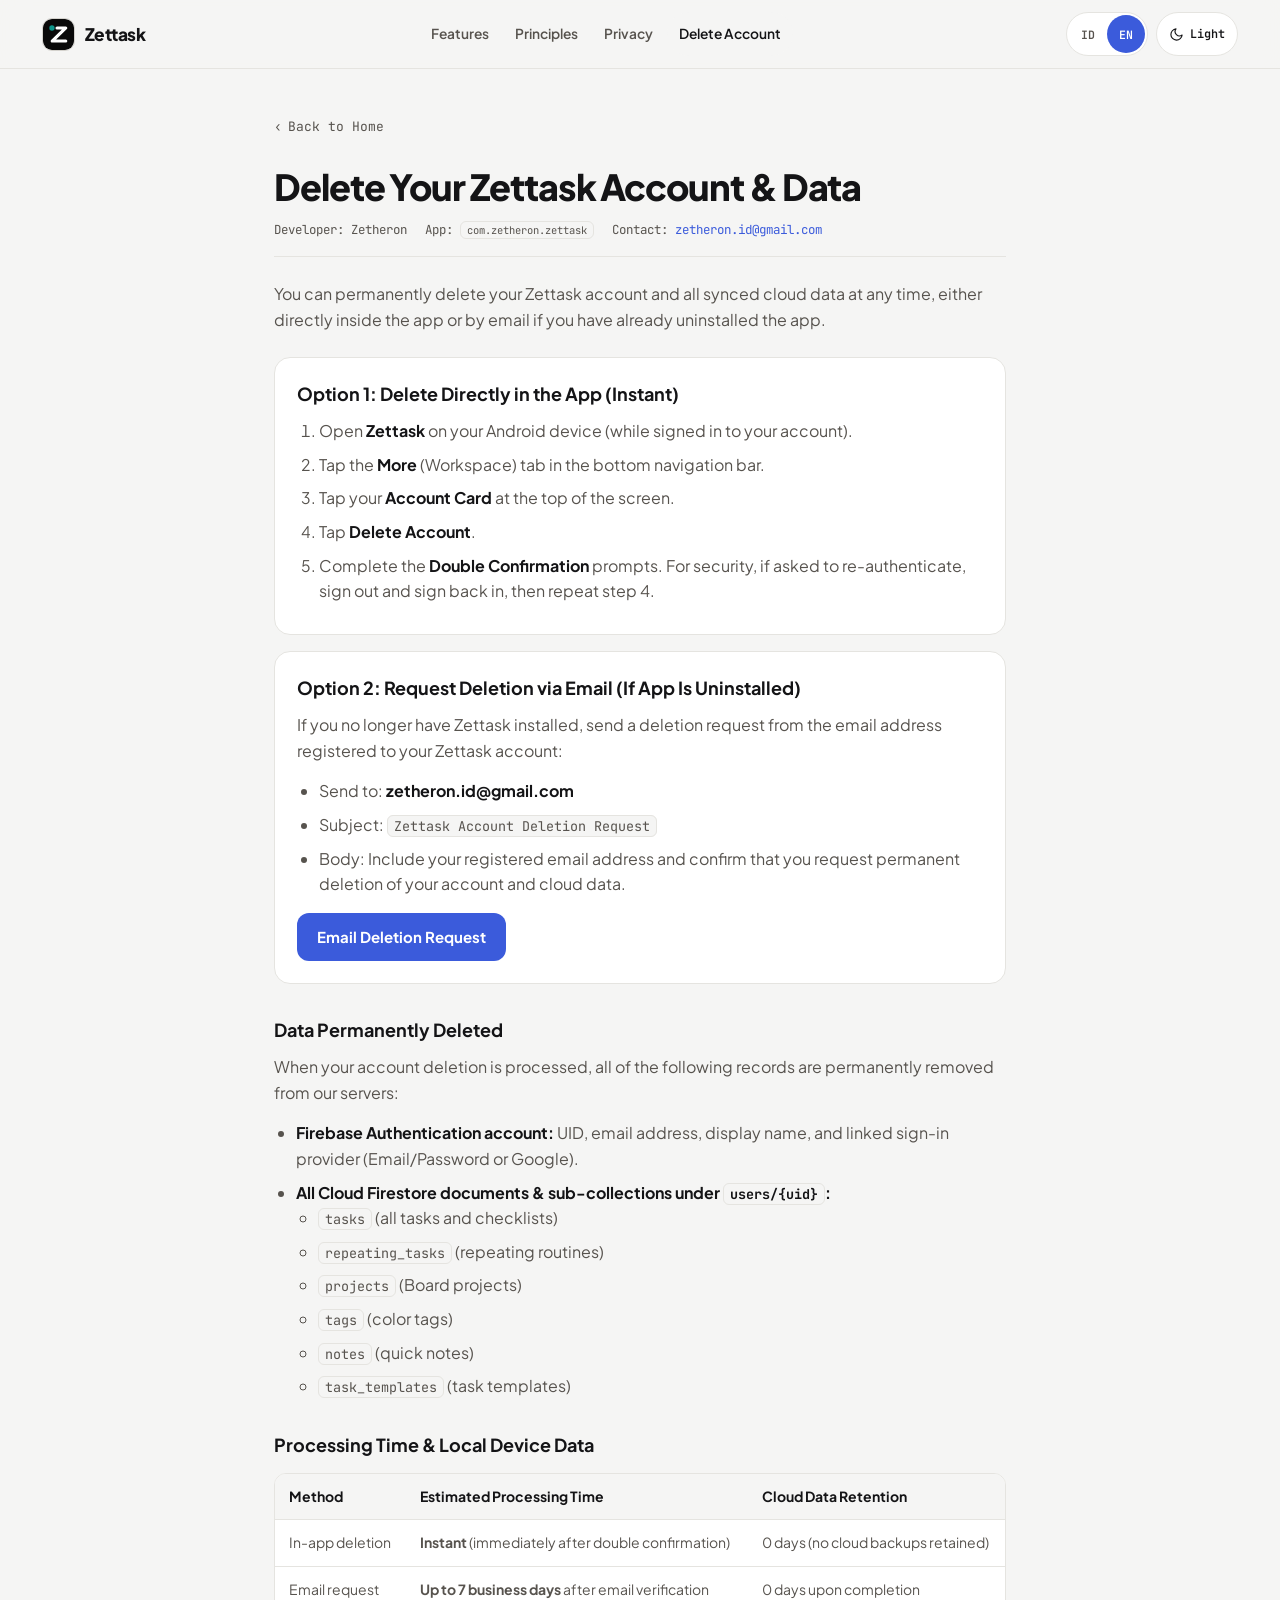
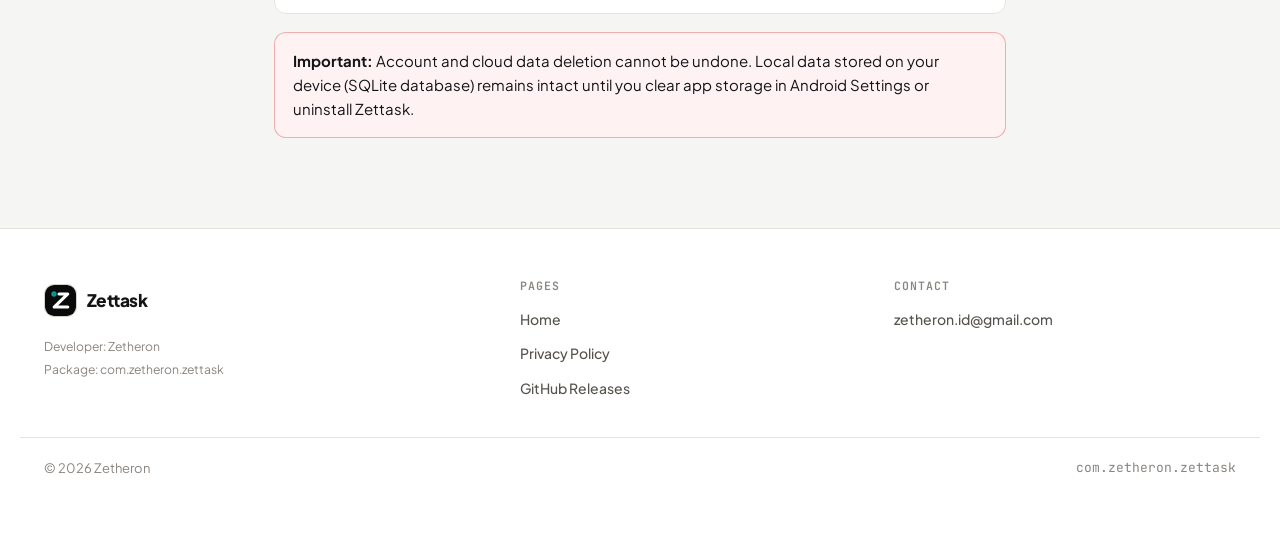
<file: docs/delete-account.html>
<!DOCTYPE html>
<html lang="id" data-active-lang="id" data-theme="light">
<head>
  <meta charset="UTF-8" />
  <meta name="viewport" content="width=device-width, initial-scale=1.0" />
  <title>Hapus Akun &amp; Data — Zettask</title>
  <meta name="description" content="Official guide to permanently delete your Zettask account and all associated cloud data." />
  <meta name="theme-color" content="#FAFAFA" />
  <link rel="icon" type="image/svg+xml" href="data:image/svg+xml,%3Csvg xmlns='http://www.w3.org/2000/svg' viewBox='0 0 64 64'%3E%3Crect width='64' height='64' rx='16' fill='%230A0A0A'/%3E%3Ccircle cx='18.5' cy='18.5' r='5.5' fill='%230D9488'/%3E%3Cpath d='M29 18.5H47L19 45.5H47' stroke='%23FFFFFF' stroke-width='6.5' stroke-linecap='round' stroke-linejoin='round' fill='none'/%3E%3C/svg%3E" />
  <link rel="preconnect" href="https://fonts.googleapis.com" />
  <link rel="preconnect" href="https://fonts.gstatic.com" crossorigin />
  <link href="https://fonts.googleapis.com/css2?family=JetBrains+Mono:wght@400;500;600&family=Plus+Jakarta+Sans:wght@400;500;600;700&display=swap" rel="stylesheet" />
  <script>
    (function () {
      try {
        var t = localStorage.getItem('zettask_docs_theme');
        if (!t) t = window.matchMedia && window.matchMedia('(prefers-color-scheme: dark)').matches ? 'amoled' : 'light';
        document.documentElement.setAttribute('data-theme', t === 'amoled' ? 'amoled' : 'light');
      } catch (_) {}
    })();
  </script>
  <link rel="stylesheet" href="./styles.css" />
</head>
<body
  data-title-id="Hapus Akun &amp; Data — Zettask"
  data-title-en="Delete Account &amp; Data — Zettask"
>
  <header class="site-header">
    <div class="header-inner">
      <a class="brand" href="./index.html" aria-label="Zettask Home">
        <svg class="brand-logo" viewBox="0 0 64 64" fill="none" aria-hidden="true">
          <rect width="64" height="64" rx="16" fill="#0A0A0A" />
          <circle cx="18.5" cy="18.5" r="5.5" fill="#0D9488" />
          <path d="M29 18.5H47L19 45.5H47" stroke="#FFFFFF" stroke-width="6.5" stroke-linecap="round" stroke-linejoin="round" />
        </svg>
        <span>Zettask</span>
      </a>

      <nav class="header-nav" aria-label="Primary navigation">
        <a class="nav-link" href="./index.html#features">
          <span data-lang="id">Fitur</span>
          <span data-lang="en">Features</span>
        </a>
        <a class="nav-link" href="./index.html#principles">
          <span data-lang="id">Prinsip</span>
          <span data-lang="en">Principles</span>
        </a>
        <a class="nav-link" href="./privacy-policy.html">
          <span data-lang="id">Privasi</span>
          <span data-lang="en">Privacy</span>
        </a>
        <a class="nav-link" href="./delete-account.html" aria-current="page">
          <span data-lang="id">Hapus Akun</span>
          <span data-lang="en">Delete Account</span>
        </a>
      </nav>

      <div class="header-controls">
        <div class="lang-toggle" role="group" aria-label="Language">
          <button type="button" class="lang-btn" data-set-lang="id" aria-pressed="true">ID</button>
          <button type="button" class="lang-btn" data-set-lang="en" aria-pressed="false">EN</button>
        </div>
        <button type="button" class="theme-btn" data-theme-toggle aria-pressed="false" aria-label="Ganti ke tema AMOLED Pure Black">
          <svg class="theme-icon theme-icon-moon" viewBox="0 0 24 24" fill="none" stroke="currentColor" stroke-width="1.8" stroke-linecap="round" stroke-linejoin="round" aria-hidden="true">
            <path d="M21 12.79A9 9 0 1 1 11.21 3a7 7 0 0 0 9.79 9.79z" />
          </svg>
          <svg class="theme-icon theme-icon-sun" viewBox="0 0 24 24" fill="none" stroke="currentColor" stroke-width="1.8" stroke-linecap="round" stroke-linejoin="round" aria-hidden="true">
            <circle cx="12" cy="12" r="4" />
            <path d="M12 2v2M12 20v2M4.93 4.93l1.41 1.41M17.66 17.66l1.41 1.41M2 12h2M20 12h2M6.34 17.66l-1.41 1.41M19.07 4.93l-1.41 1.41" />
          </svg>
          <span class="theme-label">Light</span>
        </button>
      </div>
    </div>
  </header>

  <main class="legal-container">
    <a class="breadcrumb" href="./index.html">
      &lsaquo; <span data-lang="id">Kembali ke Beranda</span><span data-lang="en">Back to Home</span>
    </a>

    <!-- INDONESIAN -->
    <article data-lang="id">
      <h1>Hapus Akun &amp; Data Zettask</h1>
      <div class="meta-row">
        <span>Pengembang: Zetheron</span>
        <span>Aplikasi: <code>com.zetheron.zettask</code></span>
        <span>Kontak: <a href="mailto:zetheron.id@gmail.com">zetheron.id@gmail.com</a></span>
      </div>

      <p class="lead">
        Anda dapat menghapus akun Zettask beserta seluruh data cloud secara permanen kapan saja, baik langsung dari dalam aplikasi maupun melalui email jika aplikasi sudah dicopot.
      </p>

      <div class="card">
        <h2>Opsi 1: Hapus Langsung dari Aplikasi (Instan)</h2>
        <ol style="margin-bottom: 0;">
          <li>Buka aplikasi <strong>Zettask</strong> di perangkat Android Anda (pastikan Anda dalam keadaan masuk ke akun).</li>
          <li>Ketuk tab <strong>More</strong> (Workspace) di bilah navigasi bawah.</li>
          <li>Ketuk <strong>Kartu Akun</strong> di bagian paling atas.</li>
          <li>Ketuk tombol <strong>Hapus Akun</strong>.</li>
          <li>Selesaikan <strong>Konfirmasi Ganda</strong> yang muncul di layar. Jika diminta demi keamanan, keluar lalu masuk kembali terlebih dahulu sebelum mengonfirmasi.</li>
        </ol>
      </div>

      <div class="card">
        <h2>Opsi 2: Permintaan Hapus Akun via Email (Jika Aplikasi Sudah Dicopot)</h2>
        <p>
          Jika Anda tidak lagi memasang Zettask di perangkat Anda, kirim permintaan penghapusan akun dari alamat email yang terdaftar pada akun Zettask Anda:
        </p>
        <ul>
          <li>Kirim ke: <a href="mailto:zetheron.id@gmail.com?subject=Permintaan%20Hapus%20Akun%20Zettask"><strong>zetheron.id@gmail.com</strong></a></li>
          <li>Subjek: <code>Permintaan Hapus Akun Zettask</code></li>
          <li>Isi pesan: Cantumkan alamat email akun Zettask Anda dan nyatakan bahwa Anda meminta penghapusan akun serta seluruh data cloud secara permanen.</li>
        </ul>
        <a class="cta-button" href="mailto:zetheron.id@gmail.com?subject=Permintaan%20Hapus%20Akun%20Zettask">Kirim Email Permintaan Hapus Akun</a>
      </div>

      <h2>Data yang Dihapus Secara Permanen</h2>
      <p>Saat penghapusan akun diproses, seluruh data berikut dihapus secara permanen dari server kami:</p>
      <ul>
        <li><strong>Akun Firebase Authentication:</strong> UID, alamat email, nama tampilan, dan tautan metode login (Email/Password atau Google).</li>
        <li><strong>Seluruh dokumen &amp; sub-koleksi Cloud Firestore pada <code>users/{uid}</code>:</strong>
          <ul>
            <li><code>tasks</code> (seluruh tugas dan sub-tugas)</li>
            <li><code>repeating_tasks</code> (aturan tugas berulang)</li>
            <li><code>projects</code> (proyek di Board)</li>
            <li><code>tags</code> (tag warna)</li>
            <li><code>notes</code> (catatan cepat)</li>
            <li><code>task_templates</code> (template tugas)</li>
          </ul>
        </li>
      </ul>

      <h2>Estimasi Waktu Proses &amp; Data Lokal</h2>
      <div class="table-wrap">
        <table>
          <thead>
            <tr>
              <th>Metode</th>
              <th>Estimasi Waktu</th>
              <th>Retensi Data Cloud</th>
            </tr>
          </thead>
          <tbody>
            <tr>
              <td>Hapus di dalam aplikasi</td>
              <td><strong>Instan</strong> (segera setelah konfirmasi ganda)</td>
              <td>0 hari (tidak ada cadangan tersisa)</td>
            </tr>
            <tr>
              <td>Permintaan via email</td>
              <td><strong>Maksimal 7 hari kerja</strong> setelah verifikasi email</td>
              <td>0 hari setelah proses selesai</td>
            </tr>
          </tbody>
        </table>
      </div>

      <div class="notice notice-danger">
        <strong>Catatan Penting:</strong> Penghapusan akun dan data cloud tidak dapat dibatalkan. Data lokal di perangkat Anda (database SQLite) tetap aman hingga Anda menghapus data aplikasi di Pengaturan Android atau mencopot aplikasi Zettask.
      </div>
    </article>

    <!-- ENGLISH -->
    <article data-lang="en">
      <h1>Delete Your Zettask Account &amp; Data</h1>
      <div class="meta-row">
        <span>Developer: Zetheron</span>
        <span>App: <code>com.zetheron.zettask</code></span>
        <span>Contact: <a href="mailto:zetheron.id@gmail.com">zetheron.id@gmail.com</a></span>
      </div>

      <p class="lead">
        You can permanently delete your Zettask account and all synced cloud data at any time, either directly inside the app or by email if you have already uninstalled the app.
      </p>

      <div class="card">
        <h2>Option 1: Delete Directly in the App (Instant)</h2>
        <ol style="margin-bottom: 0;">
          <li>Open <strong>Zettask</strong> on your Android device (while signed in to your account).</li>
          <li>Tap the <strong>More</strong> (Workspace) tab in the bottom navigation bar.</li>
          <li>Tap your <strong>Account Card</strong> at the top of the screen.</li>
          <li>Tap <strong>Delete Account</strong>.</li>
          <li>Complete the <strong>Double Confirmation</strong> prompts. For security, if asked to re-authenticate, sign out and sign back in, then repeat step 4.</li>
        </ol>
      </div>

      <div class="card">
        <h2>Option 2: Request Deletion via Email (If App Is Uninstalled)</h2>
        <p>
          If you no longer have Zettask installed, send a deletion request from the email address registered to your Zettask account:
        </p>
        <ul>
          <li>Send to: <a href="mailto:zetheron.id@gmail.com?subject=Zettask%20Account%20Deletion%20Request"><strong>zetheron.id@gmail.com</strong></a></li>
          <li>Subject: <code>Zettask Account Deletion Request</code></li>
          <li>Body: Include your registered email address and confirm that you request permanent deletion of your account and cloud data.</li>
        </ul>
        <a class="cta-button" href="mailto:zetheron.id@gmail.com?subject=Zettask%20Account%20Deletion%20Request">Email Deletion Request</a>
      </div>

      <h2>Data Permanently Deleted</h2>
      <p>When your account deletion is processed, all of the following records are permanently removed from our servers:</p>
      <ul>
        <li><strong>Firebase Authentication account:</strong> UID, email address, display name, and linked sign-in provider (Email/Password or Google).</li>
        <li><strong>All Cloud Firestore documents &amp; sub-collections under <code>users/{uid}</code>:</strong>
          <ul>
            <li><code>tasks</code> (all tasks and checklists)</li>
            <li><code>repeating_tasks</code> (repeating routines)</li>
            <li><code>projects</code> (Board projects)</li>
            <li><code>tags</code> (color tags)</li>
            <li><code>notes</code> (quick notes)</li>
            <li><code>task_templates</code> (task templates)</li>
          </ul>
        </li>
      </ul>

      <h2>Processing Time &amp; Local Device Data</h2>
      <div class="table-wrap">
        <table>
          <thead>
            <tr>
              <th>Method</th>
              <th>Estimated Processing Time</th>
              <th>Cloud Data Retention</th>
            </tr>
          </thead>
          <tbody>
            <tr>
              <td>In-app deletion</td>
              <td><strong>Instant</strong> (immediately after double confirmation)</td>
              <td>0 days (no cloud backups retained)</td>
            </tr>
            <tr>
              <td>Email request</td>
              <td><strong>Up to 7 business days</strong> after email verification</td>
              <td>0 days upon completion</td>
            </tr>
          </tbody>
        </table>
      </div>

      <div class="notice notice-danger">
        <strong>Important:</strong> Account and cloud data deletion cannot be undone. Local data stored on your device (SQLite database) remains intact until you clear app storage in Android Settings or uninstall Zettask.
      </div>
    </article>
  </main>

  <footer class="site-footer">
    <div class="footer-grid">
      <div>
        <a class="brand" href="./index.html">
          <svg class="brand-logo" viewBox="0 0 64 64" fill="none" aria-hidden="true">
            <rect width="64" height="64" rx="16" fill="#0A0A0A" />
            <circle cx="18.5" cy="18.5" r="5.5" fill="#0D9488" />
            <path d="M29 18.5H47L19 45.5H47" stroke="#FFFFFF" stroke-width="6.5" stroke-linecap="round" stroke-linejoin="round" />
          </svg>
          <span>Zettask</span>
        </a>
        <div class="footer-meta" style="margin-top: 12px;">
          <span>Developer: Zetheron</span>
          <span>Package: com.zetheron.zettask</span>
        </div>
      </div>

      <div>
        <h3 class="footer-col-title">
          <span data-lang="id">Halaman</span>
          <span data-lang="en">Pages</span>
        </h3>
        <ul class="footer-list">
          <li><a href="./index.html"><span data-lang="id">Beranda</span><span data-lang="en">Home</span></a></li>
          <li><a href="./privacy-policy.html"><span data-lang="id">Kebijakan Privasi</span><span data-lang="en">Privacy Policy</span></a></li>
          <li><a href="https://github.com/Zetheron/Zettask/releases/latest" target="_blank" rel="noopener noreferrer">GitHub Releases</a></li>
        </ul>
      </div>

      <div>
        <h3 class="footer-col-title">
          <span data-lang="id">Kontak</span>
          <span data-lang="en">Contact</span>
        </h3>
        <ul class="footer-list">
          <li><a href="mailto:zetheron.id@gmail.com">zetheron.id@gmail.com</a></li>
        </ul>
      </div>
    </div>

    <div class="footer-bottom">
      <span>&copy; 2026 Zetheron</span>
      <span class="mono">com.zetheron.zettask</span>
    </div>
  </footer>

  <script src="./script.js" defer></script>
</body>
</html>
</file>
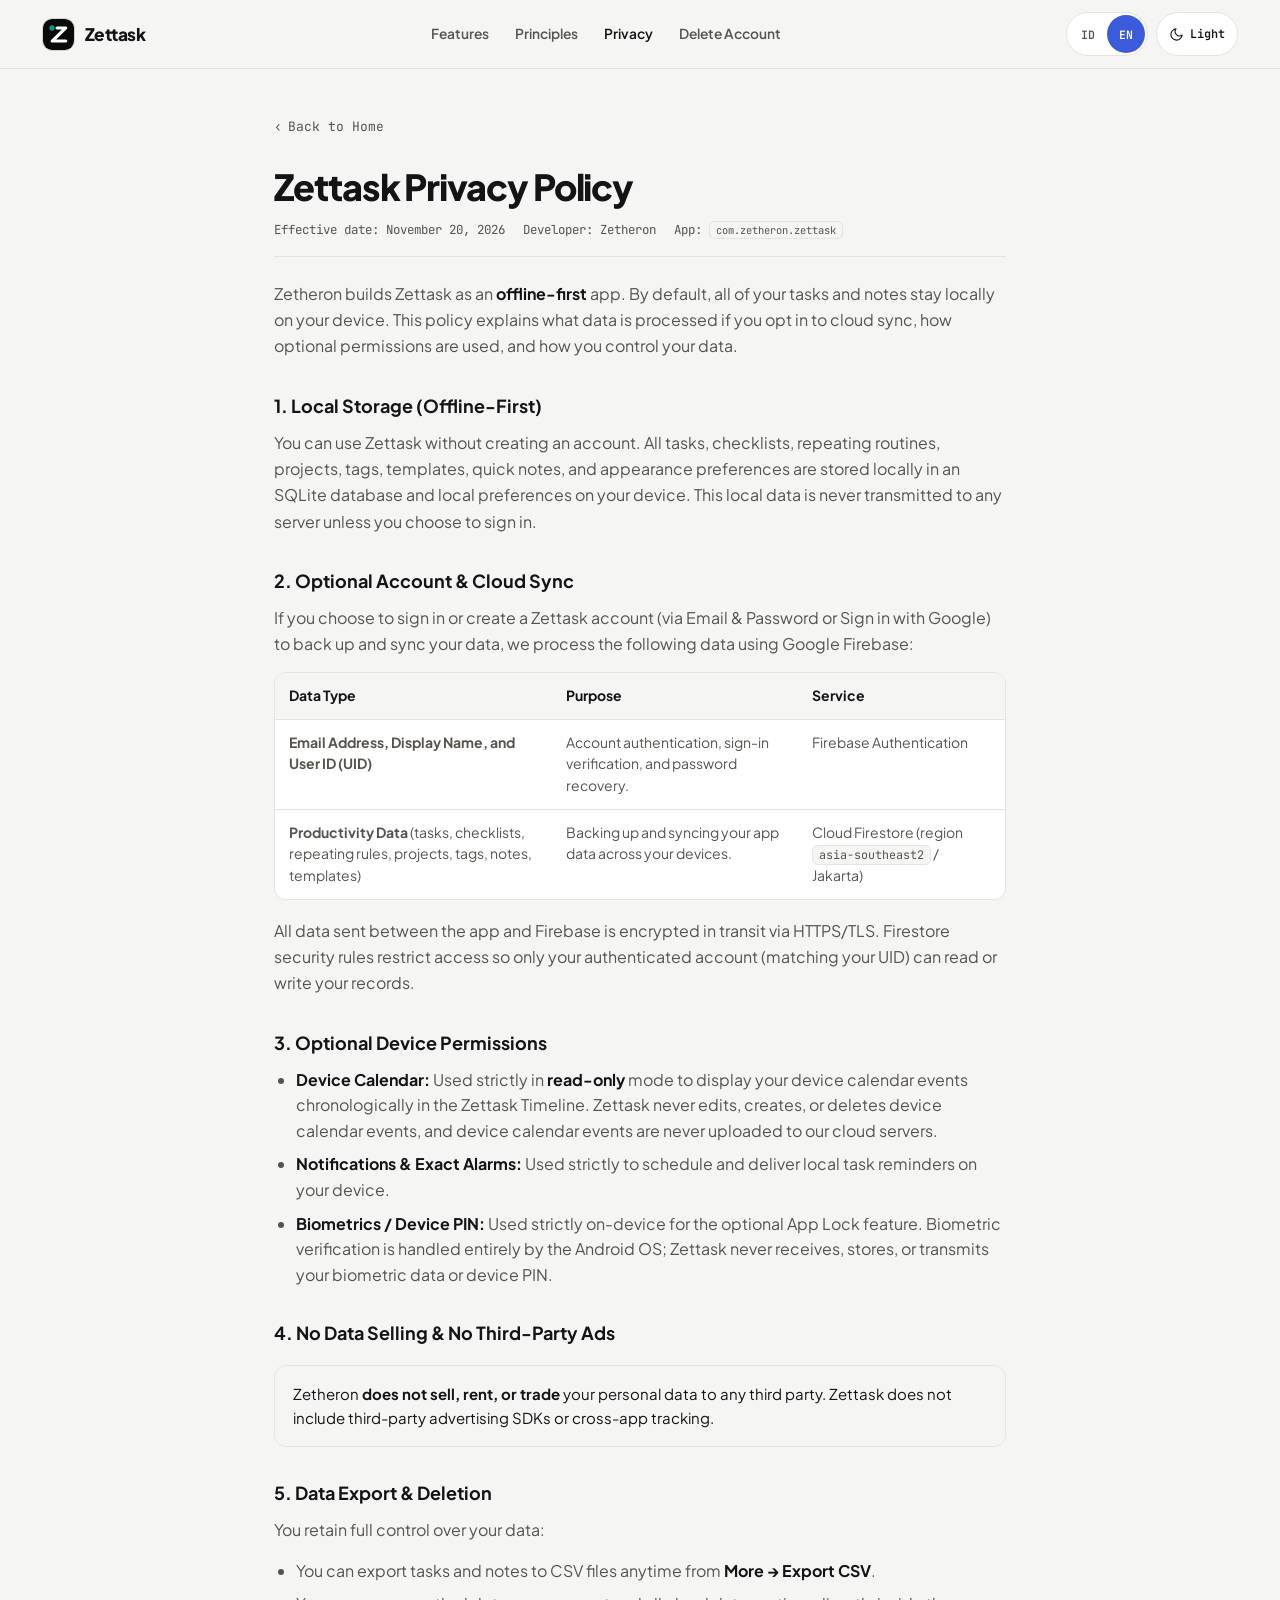
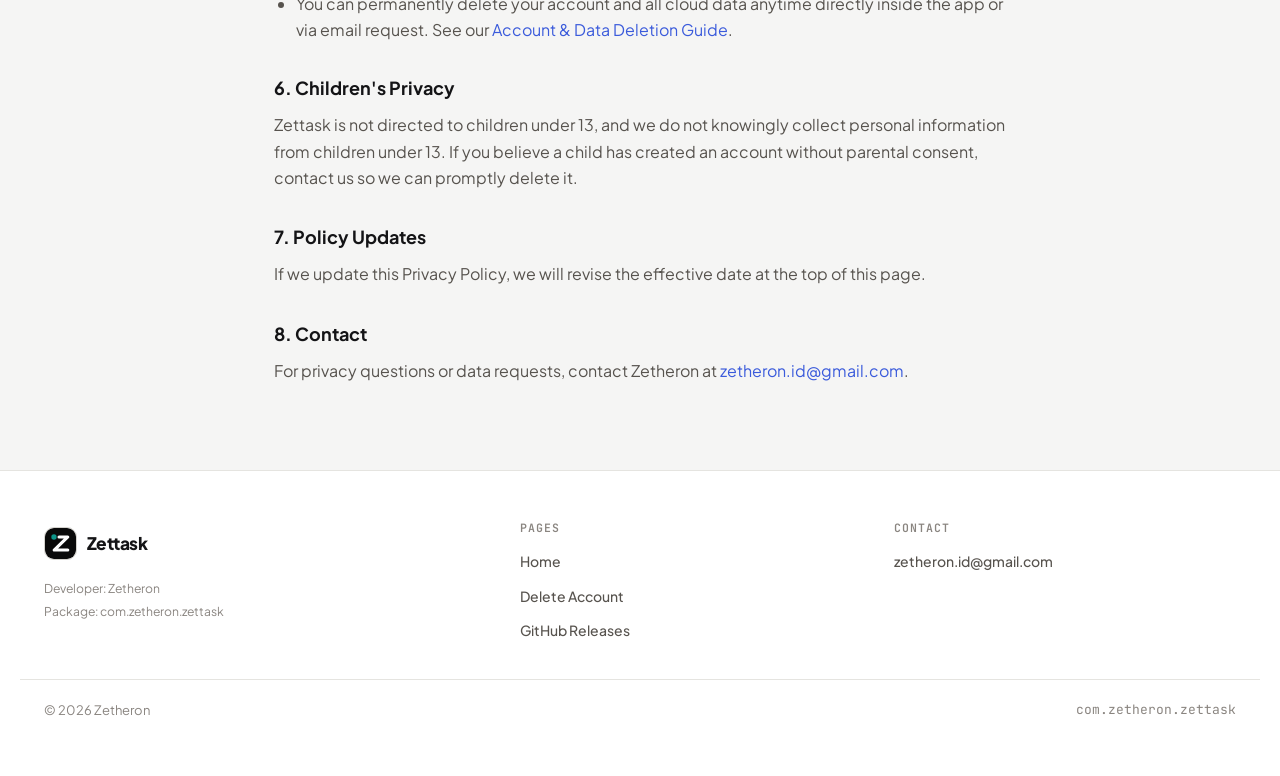
<file: docs/privacy-policy.html>
<!DOCTYPE html>
<html lang="id" data-active-lang="id" data-theme="light">
<head>
  <meta charset="UTF-8" />
  <meta name="viewport" content="width=device-width, initial-scale=1.0" />
  <title>Kebijakan Privasi — Zettask</title>
  <meta name="description" content="Privacy Policy for Zettask (com.zetheron.zettask) by Zetheron." />
  <meta name="theme-color" content="#FAFAFA" />
  <link rel="icon" type="image/svg+xml" href="data:image/svg+xml,%3Csvg xmlns='http://www.w3.org/2000/svg' viewBox='0 0 64 64'%3E%3Crect width='64' height='64' rx='16' fill='%230A0A0A'/%3E%3Ccircle cx='18.5' cy='18.5' r='5.5' fill='%230D9488'/%3E%3Cpath d='M29 18.5H47L19 45.5H47' stroke='%23FFFFFF' stroke-width='6.5' stroke-linecap='round' stroke-linejoin='round' fill='none'/%3E%3C/svg%3E" />
  <link rel="preconnect" href="https://fonts.googleapis.com" />
  <link rel="preconnect" href="https://fonts.gstatic.com" crossorigin />
  <link href="https://fonts.googleapis.com/css2?family=JetBrains+Mono:wght@400;500;600&family=Plus+Jakarta+Sans:wght@400;500;600;700&display=swap" rel="stylesheet" />
  <script>
    (function () {
      try {
        var t = localStorage.getItem('zettask_docs_theme');
        if (!t) t = window.matchMedia && window.matchMedia('(prefers-color-scheme: dark)').matches ? 'amoled' : 'light';
        document.documentElement.setAttribute('data-theme', t === 'amoled' ? 'amoled' : 'light');
      } catch (_) {}
    })();
  </script>
  <link rel="stylesheet" href="./styles.css" />
</head>
<body
  data-title-id="Kebijakan Privasi — Zettask"
  data-title-en="Privacy Policy — Zettask"
>
  <header class="site-header">
    <div class="header-inner">
      <a class="brand" href="./index.html" aria-label="Zettask Home">
        <svg class="brand-logo" viewBox="0 0 64 64" fill="none" aria-hidden="true">
          <rect width="64" height="64" rx="16" fill="#0A0A0A" />
          <circle cx="18.5" cy="18.5" r="5.5" fill="#0D9488" />
          <path d="M29 18.5H47L19 45.5H47" stroke="#FFFFFF" stroke-width="6.5" stroke-linecap="round" stroke-linejoin="round" />
        </svg>
        <span>Zettask</span>
      </a>

      <nav class="header-nav" aria-label="Primary navigation">
        <a class="nav-link" href="./index.html#features">
          <span data-lang="id">Fitur</span>
          <span data-lang="en">Features</span>
        </a>
        <a class="nav-link" href="./index.html#principles">
          <span data-lang="id">Prinsip</span>
          <span data-lang="en">Principles</span>
        </a>
        <a class="nav-link" href="./privacy-policy.html" aria-current="page">
          <span data-lang="id">Privasi</span>
          <span data-lang="en">Privacy</span>
        </a>
        <a class="nav-link" href="./delete-account.html">
          <span data-lang="id">Hapus Akun</span>
          <span data-lang="en">Delete Account</span>
        </a>
      </nav>

      <div class="header-controls">
        <div class="lang-toggle" role="group" aria-label="Language">
          <button type="button" class="lang-btn" data-set-lang="id" aria-pressed="true">ID</button>
          <button type="button" class="lang-btn" data-set-lang="en" aria-pressed="false">EN</button>
        </div>
        <button type="button" class="theme-btn" data-theme-toggle aria-pressed="false" aria-label="Ganti ke tema AMOLED Pure Black">
          <svg class="theme-icon theme-icon-moon" viewBox="0 0 24 24" fill="none" stroke="currentColor" stroke-width="1.8" stroke-linecap="round" stroke-linejoin="round" aria-hidden="true">
            <path d="M21 12.79A9 9 0 1 1 11.21 3a7 7 0 0 0 9.79 9.79z" />
          </svg>
          <svg class="theme-icon theme-icon-sun" viewBox="0 0 24 24" fill="none" stroke="currentColor" stroke-width="1.8" stroke-linecap="round" stroke-linejoin="round" aria-hidden="true">
            <circle cx="12" cy="12" r="4" />
            <path d="M12 2v2M12 20v2M4.93 4.93l1.41 1.41M17.66 17.66l1.41 1.41M2 12h2M20 12h2M6.34 17.66l-1.41 1.41M19.07 4.93l-1.41 1.41" />
          </svg>
          <span class="theme-label">Light</span>
        </button>
      </div>
    </div>
  </header>

  <main class="legal-container">
    <a class="breadcrumb" href="./index.html">
      &lsaquo; <span data-lang="id">Kembali ke Beranda</span><span data-lang="en">Back to Home</span>
    </a>

    <!-- INDONESIAN -->
    <article data-lang="id">
      <h1>Kebijakan Privasi Zettask</h1>
      <div class="meta-row">
        <span>Berlaku sejak: 20 November 2026</span>
        <span>Pengembang: Zetheron</span>
        <span>Aplikasi: <code>com.zetheron.zettask</code></span>
      </div>

      <p class="lead">
        Zetheron membangun Zettask dengan prinsip <strong>offline-first</strong>. Secara default, seluruh tugas dan catatan Anda disimpan hanya di perangkat Anda. Dokumen ini menjelaskan data apa yang dikumpulkan jika Anda memilih fitur akun cloud, bagaimana izin perangkat dipakai, dan bagaimana Anda mengontrol data Anda.
      </p>

      <h2>1. Penyimpanan Lokal (Offline-First)</h2>
      <p>
        Anda dapat menggunakan Zettask sepenuhnya tanpa membuat akun. Seluruh tugas, sub-tugas (checklist), jadwal berulang, proyek, tag, template, catatan cepat, dan preferensi tema disimpan secara lokal di database SQLite dan penyimpanan preferensi pada perangkat Anda. Data lokal ini tidak dikirim ke server mana pun selama Anda tidak masuk ke akun.
      </p>

      <h2>2. Data Akun &amp; Sinkronisasi Cloud (Opsional)</h2>
      <p>
        Jika Anda memilih masuk atau mendaftar akun Zettask (menggunakan Email &amp; Kata Sandi atau Sign in with Google) untuk mencadangkan data lintas perangkat, kami memproses data berikut melalui layanan Google Firebase:
      </p>
      <div class="table-wrap">
        <table>
          <thead>
            <tr>
              <th>Jenis Data</th>
              <th>Tujuan Penggunaan</th>
              <th>Layanan</th>
            </tr>
          </thead>
          <tbody>
            <tr>
              <td><strong>Alamat Email, Nama Tampilan, dan User ID (UID)</strong></td>
              <td>Autentikasi akun, verifikasi login, dan pemulihan kata sandi.</td>
              <td>Firebase Authentication</td>
            </tr>
            <tr>
              <td><strong>Data Produktivitas</strong> (tugas, sub-tugas, rutinitas berulang, proyek, tag, catatan, template)</td>
              <td>Mencadangkan dan menyinkronkan data aplikasi Anda ke perangkat lain milik Anda.</td>
              <td>Cloud Firestore (region <code>asia-southeast2</code> / Jakarta)</td>
            </tr>
          </tbody>
        </table>
      </div>
      <p>
        Seluruh pengiriman data antara aplikasi dan Firebase dienkripsi saat transit menggunakan HTTPS/TLS. Akses ke data Firestore dibatasi aturan keamanan sehingga hanya akun Anda sendiri (berdasarkan UID terautentikasi) yang dapat membaca dan menulis data Anda.
      </p>

      <h2>3. Penggunaan Izin Perangkat (Opsional)</h2>
      <ul>
        <li>
          <strong>Kalender Perangkat:</strong> Digunakan secara <strong>hanya baca (read-only)</strong> untuk menampilkan agenda kalender perangkat Anda secara kronologis di Timeline Zettask. Zettask tidak mengubah, menambah, atau menghapus acara kalender perangkat Anda, dan acara kalender perangkat tidak pernah diunggah ke server cloud kami.
        </li>
        <li>
          <strong>Notifikasi &amp; Alarm Tepat Waktu:</strong> Digunakan untuk menjadwalkan dan menampilkan pengingat tugas secara lokal di perangkat Anda.
        </li>
        <li>
          <strong>Biometrik / PIN Perangkat:</strong> Digunakan secara lokal untuk fitur opsional Kunci Aplikasi (App Lock). Autentikasi biometrik diproses sepenuhnya oleh sistem operasi Android; Zettask tidak pernah menerima, menyimpan, atau mengirim data sidik jari, wajah, atau PIN perangkat Anda.
        </li>
      </ul>

      <h2>4. Tidak Ada Penjualan Data &amp; Tidak Ada Iklan</h2>
      <div class="notice">
        Zetheron <strong>tidak menjual, menyewakan, atau memperdagangkan</strong> data pribadi Anda kepada pihak ketiga mana pun. Zettask juga tidak menyertakan SDK iklan pihak ketiga maupun pelacakan lintas aplikasi.
      </div>

      <h2>5. Ekspor &amp; Penghapusan Data</h2>
      <p>
        Anda memiliki kendali penuh atas data Anda:
      </p>
      <ul>
        <li>Anda dapat mengekspor tugas dan catatan ke berkas CSV kapan saja dari menu <strong>More &rarr; Ekspor CSV</strong>.</li>
        <li>Anda dapat menghapus akun dan seluruh salinan data cloud secara permanen kapan saja langsung dari aplikasi atau melalui permintaan email. Baca panduan lengkap di <a href="./delete-account.html">Halaman Hapus Akun &amp; Data</a>.</li>
      </ul>

      <h2>6. Privasi Anak</h2>
      <p>
        Zettask tidak ditujukan secara khusus untuk anak di bawah usia 13 tahun, dan kami tidak dengan sengaja mengumpulkan data pribadi dari anak di bawah 13 tahun. Jika Anda meyakini seorang anak telah mendaftarkan akun tanpa persetujuan orang tua, hubungi kami agar akun tersebut segera dihapus.
      </p>

      <h2>7. Perubahan Kebijakan Privasi</h2>
      <p>
        Jika terdapat pembaruan pada kebijakan ini, kami akan memperbarui tanggal berlaku di bagian atas halaman ini.
      </p>

      <h2>8. Kontak</h2>
      <p>
        Untuk pertanyaan terkait privasi atau permintaan data, hubungi Zetheron melalui email: <a href="mailto:zetheron.id@gmail.com">zetheron.id@gmail.com</a>.
      </p>
    </article>

    <!-- ENGLISH -->
    <article data-lang="en">
      <h1>Zettask Privacy Policy</h1>
      <div class="meta-row">
        <span>Effective date: November 20, 2026</span>
        <span>Developer: Zetheron</span>
        <span>App: <code>com.zetheron.zettask</code></span>
      </div>

      <p class="lead">
        Zetheron builds Zettask as an <strong>offline-first</strong> app. By default, all of your tasks and notes stay locally on your device. This policy explains what data is processed if you opt in to cloud sync, how optional permissions are used, and how you control your data.
      </p>

      <h2>1. Local Storage (Offline-First)</h2>
      <p>
        You can use Zettask without creating an account. All tasks, checklists, repeating routines, projects, tags, templates, quick notes, and appearance preferences are stored locally in an SQLite database and local preferences on your device. This local data is never transmitted to any server unless you choose to sign in.
      </p>

      <h2>2. Optional Account &amp; Cloud Sync</h2>
      <p>
        If you choose to sign in or create a Zettask account (via Email &amp; Password or Sign in with Google) to back up and sync your data, we process the following data using Google Firebase:
      </p>
      <div class="table-wrap">
        <table>
          <thead>
            <tr>
              <th>Data Type</th>
              <th>Purpose</th>
              <th>Service</th>
            </tr>
          </thead>
          <tbody>
            <tr>
              <td><strong>Email Address, Display Name, and User ID (UID)</strong></td>
              <td>Account authentication, sign-in verification, and password recovery.</td>
              <td>Firebase Authentication</td>
            </tr>
            <tr>
              <td><strong>Productivity Data</strong> (tasks, checklists, repeating rules, projects, tags, notes, templates)</td>
              <td>Backing up and syncing your app data across your devices.</td>
              <td>Cloud Firestore (region <code>asia-southeast2</code> / Jakarta)</td>
            </tr>
          </tbody>
        </table>
      </div>
      <p>
        All data sent between the app and Firebase is encrypted in transit via HTTPS/TLS. Firestore security rules restrict access so only your authenticated account (matching your UID) can read or write your records.
      </p>

      <h2>3. Optional Device Permissions</h2>
      <ul>
        <li>
          <strong>Device Calendar:</strong> Used strictly in <strong>read-only</strong> mode to display your device calendar events chronologically in the Zettask Timeline. Zettask never edits, creates, or deletes device calendar events, and device calendar events are never uploaded to our cloud servers.
        </li>
        <li>
          <strong>Notifications &amp; Exact Alarms:</strong> Used strictly to schedule and deliver local task reminders on your device.
        </li>
        <li>
          <strong>Biometrics / Device PIN:</strong> Used strictly on-device for the optional App Lock feature. Biometric verification is handled entirely by the Android OS; Zettask never receives, stores, or transmits your biometric data or device PIN.
        </li>
      </ul>

      <h2>4. No Data Selling &amp; No Third-Party Ads</h2>
      <div class="notice">
        Zetheron <strong>does not sell, rent, or trade</strong> your personal data to any third party. Zettask does not include third-party advertising SDKs or cross-app tracking.
      </div>

      <h2>5. Data Export &amp; Deletion</h2>
      <p>You retain full control over your data:</p>
      <ul>
        <li>You can export tasks and notes to CSV files anytime from <strong>More &rarr; Export CSV</strong>.</li>
        <li>You can permanently delete your account and all cloud data anytime directly inside the app or via email request. See our <a href="./delete-account.html">Account &amp; Data Deletion Guide</a>.</li>
      </ul>

      <h2>6. Children's Privacy</h2>
      <p>
        Zettask is not directed to children under 13, and we do not knowingly collect personal information from children under 13. If you believe a child has created an account without parental consent, contact us so we can promptly delete it.
      </p>

      <h2>7. Policy Updates</h2>
      <p>
        If we update this Privacy Policy, we will revise the effective date at the top of this page.
      </p>

      <h2>8. Contact</h2>
      <p>
        For privacy questions or data requests, contact Zetheron at <a href="mailto:zetheron.id@gmail.com">zetheron.id@gmail.com</a>.
      </p>
    </article>
  </main>

  <footer class="site-footer">
    <div class="footer-grid">
      <div>
        <a class="brand" href="./index.html">
          <svg class="brand-logo" viewBox="0 0 64 64" fill="none" aria-hidden="true">
            <rect width="64" height="64" rx="16" fill="#0A0A0A" />
            <circle cx="18.5" cy="18.5" r="5.5" fill="#0D9488" />
            <path d="M29 18.5H47L19 45.5H47" stroke="#FFFFFF" stroke-width="6.5" stroke-linecap="round" stroke-linejoin="round" />
          </svg>
          <span>Zettask</span>
        </a>
        <div class="footer-meta" style="margin-top: 12px;">
          <span>Developer: Zetheron</span>
          <span>Package: com.zetheron.zettask</span>
        </div>
      </div>

      <div>
        <h3 class="footer-col-title">
          <span data-lang="id">Halaman</span>
          <span data-lang="en">Pages</span>
        </h3>
        <ul class="footer-list">
          <li><a href="./index.html"><span data-lang="id">Beranda</span><span data-lang="en">Home</span></a></li>
          <li><a href="./delete-account.html"><span data-lang="id">Hapus Akun</span><span data-lang="en">Delete Account</span></a></li>
          <li><a href="https://github.com/Zetheron/Zettask/releases/latest" target="_blank" rel="noopener noreferrer">GitHub Releases</a></li>
        </ul>
      </div>

      <div>
        <h3 class="footer-col-title">
          <span data-lang="id">Kontak</span>
          <span data-lang="en">Contact</span>
        </h3>
        <ul class="footer-list">
          <li><a href="mailto:zetheron.id@gmail.com">zetheron.id@gmail.com</a></li>
        </ul>
      </div>
    </div>

    <div class="footer-bottom">
      <span>&copy; 2026 Zetheron</span>
      <span class="mono">com.zetheron.zettask</span>
    </div>
  </footer>

  <script src="./script.js" defer></script>
</body>
</html>
</file>
<file: docs/styles.css>
:root {
  --bg: #F5F5F4;
  --canvas: #FFFFFF;
  --surface: #FFFFFF;
  --surface-muted: #F5F5F4;
  --surface-subtle: #EAE9E6;
  --border: #E5E4E0;
  --border-strong: #D4D2CD;
  --text: #141416;
  --text-secondary: #57534E;
  --text-muted: #8A8580;
  --headline-muted: #9CA3AF;

  --accent: #3B5BDB;
  --accent-hover: #2F4BC2;
  --accent-fg: #FFFFFF;
  --accent-soft: #EEF2FF;
  --accent-border: #C7D2FE;
  --accent-glow: rgba(59, 91, 219, 0.24);
  --spotlight-color: rgba(59, 91, 219, 0.09);

  --link: var(--accent);
  --brand-dot: var(--accent);
  --emerald: #10B981;
  --emerald-soft: #E6F7F0;
  --danger: #DC2626;
  --danger-soft: #FEF2F2;

  --arch-grid: rgba(20, 20, 22, 0.055);
  --header-bg: rgba(245, 245, 244, 0.84);
  --bezel-bg: color-mix(in srgb, var(--accent) 10%, var(--surface));
  --bezel-border: color-mix(in srgb, var(--accent) 24%, var(--border));

  --shadow-card: 0 12px 30px -12px rgba(20, 20, 22, 0.09), 0 2px 6px rgba(20, 20, 22, 0.04);
  --shadow-tile: 0 14px 28px -8px rgba(20, 20, 22, 0.14), 0 2px 6px rgba(20, 20, 22, 0.05);

  --radius-sm: 10px;
  --radius: 16px;
  --radius-lg: 24px;
  --radius-xl: 32px;

  --font-sans: "Plus Jakarta Sans", -apple-system, BlinkMacSystemFont, "Segoe UI", Roboto, sans-serif;
  --font-mono: "JetBrains Mono", ui-monospace, SFMono-Regular, Menlo, monospace;

  --spring-smooth: cubic-bezier(0.22, 1, 0.36, 1);
  --spring-bounce: cubic-bezier(0.34, 1.56, 0.64, 1);
}

/* =========================
   Surface Themes (Dark & AMOLED Pure Black)
   ========================= */
html[data-theme="dark"] {
  --bg: #0D0F13;
  --canvas: #13171E;
  --surface: #171C24;
  --surface-muted: #1E242F;
  --surface-subtle: #272E3B;
  --border: #272E3B;
  --border-strong: #374152;
  --text: #F4F4F5;
  --text-secondary: #A1A1AA;
  --text-muted: #71717A;
  --headline-muted: #6B7280;

  --danger: #F87171;
  --danger-soft: rgba(248, 113, 113, 0.14);
  --arch-grid: rgba(255, 255, 255, 0.05);
  --header-bg: rgba(13, 15, 19, 0.86);
  --shadow-card: 0 16px 36px -14px rgba(0, 0, 0, 0.6);
  --shadow-tile: 0 16px 30px -8px rgba(0, 0, 0, 0.72);
}

html[data-theme="amoled"] {
  --bg: #000000;
  --canvas: #050505;
  --surface: #0A0A0A;
  --surface-muted: #121212;
  --surface-subtle: #1A1A1A;
  --border: #1E1E1E;
  --border-strong: #2E2E2E;
  --text: #FAFAFA;
  --text-secondary: #A3A3A3;
  --text-muted: #737373;
  --headline-muted: #666666;

  --danger: #F87171;
  --danger-soft: rgba(248, 113, 113, 0.15);
  --arch-grid: rgba(255, 255, 255, 0.055);
  --header-bg: rgba(0, 0, 0, 0.9);
  --shadow-card: 0 16px 34px -12px rgba(0, 0, 0, 0.85);
  --shadow-tile: 0 14px 28px -6px rgba(0, 0, 0, 0.92);
}

/* =========================
   5 Page-Wide Dynamic Accents (WCAG AA/AAA Compliant)
   ========================= */
html[data-accent="indigo"] {
  --accent: #3B5BDB;
  --accent-hover: #2F4BC2;
  --accent-fg: #FFFFFF;
  --accent-soft: #EEF2FF;
  --accent-border: #C7D2FE;
  --accent-glow: rgba(59, 91, 219, 0.28);
  --spotlight-color: rgba(59, 91, 219, 0.11);
}
html[data-theme="dark"][data-accent="indigo"],
html[data-theme="amoled"][data-accent="indigo"] {
  --accent: #60A5FA;
  --accent-hover: #93C5FD;
  --accent-fg: #08142C;
  --accent-soft: rgba(96, 165, 250, 0.15);
  --accent-border: rgba(96, 165, 250, 0.34);
  --accent-glow: rgba(96, 165, 250, 0.32);
  --spotlight-color: rgba(96, 165, 250, 0.14);
}

html[data-accent="sage"] {
  --accent: #2F6B4F;
  --accent-hover: #24543E;
  --accent-fg: #FFFFFF;
  --accent-soft: #E6F4EC;
  --accent-border: #B7E1CA;
  --accent-glow: rgba(47, 107, 79, 0.28);
  --spotlight-color: rgba(47, 107, 79, 0.11);
}
html[data-theme="dark"][data-accent="sage"],
html[data-theme="amoled"][data-accent="sage"] {
  --accent: #6EE7B7;
  --accent-hover: #A7F3D0;
  --accent-fg: #06281B;
  --accent-soft: rgba(110, 231, 183, 0.15);
  --accent-border: rgba(110, 231, 183, 0.34);
  --accent-glow: rgba(110, 231, 183, 0.3);
  --spotlight-color: rgba(110, 231, 183, 0.13);
}

html[data-accent="terracotta"] {
  --accent: #B5471D;
  --accent-hover: #963915;
  --accent-fg: #FFFFFF;
  --accent-soft: #FDECE4;
  --accent-border: #F8C7B0;
  --accent-glow: rgba(181, 71, 29, 0.28);
  --spotlight-color: rgba(181, 71, 29, 0.11);
}
html[data-theme="dark"][data-accent="terracotta"],
html[data-theme="amoled"][data-accent="terracotta"] {
  --accent: #FB923C;
  --accent-hover: #FDBA74;
  --accent-fg: #2E1103;
  --accent-soft: rgba(251, 146, 60, 0.15);
  --accent-border: rgba(251, 146, 60, 0.34);
  --accent-glow: rgba(251, 146, 60, 0.3);
  --spotlight-color: rgba(251, 146, 60, 0.13);
}

html[data-accent="amber"] {
  --accent: #9A5B00;
  --accent-hover: #7C4900;
  --accent-fg: #FFFFFF;
  --accent-soft: #FEF3C7;
  --accent-border: #FDE68A;
  --accent-glow: rgba(154, 91, 0, 0.28);
  --spotlight-color: rgba(180, 83, 9, 0.11);
}
html[data-theme="dark"][data-accent="amber"],
html[data-theme="amoled"][data-accent="amber"] {
  --accent: #FBBF24;
  --accent-hover: #FCD34D;
  --accent-fg: #291800;
  --accent-soft: rgba(251, 191, 36, 0.15);
  --accent-border: rgba(251, 191, 36, 0.34);
  --accent-glow: rgba(251, 191, 36, 0.3);
  --spotlight-color: rgba(251, 191, 36, 0.13);
}

html[data-accent="monochrome"] {
  --accent: #18181B;
  --accent-hover: #27272A;
  --accent-fg: #FAFAFA;
  --accent-soft: #ECECEE;
  --accent-border: #D4D4D8;
  --accent-glow: rgba(24, 24, 27, 0.2);
  --spotlight-color: rgba(24, 24, 27, 0.08);
}
html[data-theme="dark"][data-accent="monochrome"],
html[data-theme="amoled"][data-accent="monochrome"] {
  --accent: #FAFAFA;
  --accent-hover: #E4E4E7;
  --accent-fg: #0A0A0A;
  --accent-soft: rgba(250, 250, 250, 0.13);
  --accent-border: rgba(250, 250, 250, 0.3);
  --accent-glow: rgba(250, 250, 250, 0.24);
  --spotlight-color: rgba(250, 250, 250, 0.09);
}

*,
*::before,
*::after {
  box-sizing: border-box;
}

html {
  font-size: 16px;
  scroll-behavior: smooth;
  -webkit-font-smoothing: antialiased;
  -moz-osx-font-smoothing: grayscale;
  overflow-x: clip;
}

body {
  margin: 0;
  background-color: var(--bg);
  color: var(--text);
  font-family: var(--font-sans);
  line-height: 1.55;
  overflow-x: clip;
  transition: background-color 220ms ease, color 220ms ease;
}

img,
svg {
  display: block;
}

a {
  color: var(--link);
  text-decoration: none;
}

a:hover {
  text-decoration: underline;
  text-underline-offset: 3px;
}

:focus-visible {
  outline: 2px solid var(--accent);
  outline-offset: 2px;
}

button,
input {
  font-family: inherit;
}

.tabular {
  font-variant-numeric: tabular-nums;
}

.mono {
  font-family: var(--font-mono);
  font-variant-numeric: tabular-nums;
}

/* Language Switch Fade Transition */
.lang-fade-target {
  transition: opacity 150ms ease, transform 150ms ease;
}

html.is-lang-fading .lang-fade-target {
  opacity: 0.35;
  transform: translateY(2px);
}

.scroll-progress {
  position: fixed;
  top: 0;
  left: 0;
  width: 100%;
  height: 2.5px;
  background: var(--accent);
  transform-origin: left center;
  transform: scaleX(0);
  z-index: 120;
  pointer-events: none;
}

.skip-link {
  position: absolute;
  left: 16px;
  top: -100px;
  z-index: 130;
  background-color: var(--accent);
  color: var(--accent-fg);
  padding: 12px 18px;
  border-radius: var(--radius-sm);
  font-weight: 700;
  font-size: 0.875rem;
}

.skip-link:focus {
  top: 12px;
  text-decoration: none;
}

/* Spring Physics Helpers */
.spring-btn {
  transition:
    transform 260ms var(--spring-bounce),
    background-color 180ms ease,
    border-color 180ms ease,
    box-shadow 200ms ease,
    color 180ms ease;
}

.spring-btn:hover {
  transform: translateY(-2px) scale(1.015);
  text-decoration: none;
}

.spring-btn:active {
  transform: translateY(0) scale(0.96);
}

.spring-pop {
  transition: transform 280ms var(--spring-bounce), box-shadow 180ms ease;
}

.spring-pop:hover {
  transform: scale(1.1);
}

.spring-pop:active {
  transform: scale(0.93);
}

/* =========================
   1. Sticky Textured Navbar
   ========================= */
.site-header {
  position: sticky;
  top: 0;
  z-index: 70;
  border-bottom: 1px solid var(--border);
  background-color: var(--header-bg);
  backdrop-filter: blur(14px);
  -webkit-backdrop-filter: blur(14px);
}

.header-inner {
  max-width: 1240px;
  margin: 0 auto;
  padding: 10px 22px;
  display: flex;
  align-items: center;
  justify-content: space-between;
  gap: 14px;
}

.brand {
  display: inline-flex;
  align-items: center;
  gap: 10px;
  color: var(--text);
  font-weight: 800;
  font-size: 1.08rem;
  letter-spacing: -0.03em;
  min-height: 48px;
  flex-shrink: 0;
}

.brand:hover {
  text-decoration: none;
}

.brand-z-shell {
  display: inline-flex;
  border-radius: 10px;
  box-shadow: 0 0 18px var(--accent-glow);
  transition: transform 260ms var(--spring-bounce), box-shadow 240ms ease;
}

.brand:hover .brand-z-shell {
  transform: rotate(-4deg) scale(1.06);
}

.brand-logo {
  width: 33px;
  height: 33px;
  border-radius: 10px;
  border: 1px solid var(--border-strong);
  flex-shrink: 0;
}

.brand-logo-dot {
  fill: var(--accent);
  transition: fill 200ms ease;
}

.header-nav {
  display: flex;
  align-items: center;
  gap: 2px;
}

.nav-link {
  display: inline-flex;
  align-items: center;
  min-height: 44px;
  padding: 0 12px;
  border-radius: 999px;
  color: var(--text-secondary);
  font-size: 0.86rem;
  font-weight: 600;
  transition: color 150ms ease, background-color 150ms ease;
}

.nav-link:hover,
.nav-link[aria-current="page"] {
  color: var(--text);
  background-color: var(--surface-muted);
  text-decoration: none;
}

.header-controls {
  display: flex;
  align-items: center;
  gap: 8px;
  flex-shrink: 0;
}

.lang-toggle {
  display: inline-flex;
  align-items: center;
  background-color: var(--surface);
  border: 1px solid var(--border);
  border-radius: 999px;
  padding: 2px;
}

.lang-btn {
  min-width: 38px;
  min-height: 38px;
  border: 0;
  background: transparent;
  color: var(--text-secondary);
  font-family: var(--font-mono);
  font-size: 0.72rem;
  font-weight: 600;
  border-radius: 999px;
  cursor: pointer;
  padding: 0 10px;
  transition: background-color 150ms ease, color 150ms ease;
}

.lang-btn[aria-pressed="true"] {
  background-color: var(--accent);
  color: var(--accent-fg);
}

.theme-btn {
  display: inline-flex;
  align-items: center;
  justify-content: center;
  gap: 6px;
  min-height: 44px;
  min-width: 44px;
  padding: 0 12px;
  border-radius: 999px;
  border: 1px solid var(--border);
  background-color: var(--surface);
  color: var(--text);
  font-family: var(--font-mono);
  font-size: 0.74rem;
  font-weight: 600;
  cursor: pointer;
  transition: border-color 150ms ease, background-color 150ms ease, transform 200ms var(--spring-bounce);
}

.theme-btn:hover {
  border-color: var(--border-strong);
  background-color: var(--surface-muted);
}

.theme-btn:active {
  transform: scale(0.95);
}

.theme-icon {
  width: 15px;
  height: 15px;
}

.theme-icon-sun {
  display: none;
}

html[data-theme="dark"] .theme-icon-sun,
html[data-theme="amoled"] .theme-icon-sun {
  display: block;
}

html[data-theme="dark"] .theme-icon-moon,
html[data-theme="amoled"] .theme-icon-moon {
  display: none;
}

.nav-btn-apk {
  display: inline-flex;
  align-items: center;
  justify-content: center;
  min-height: 44px;
  padding: 0 13px;
  border-radius: 999px;
  border: 1px solid var(--border);
  background-color: var(--surface);
  color: var(--text);
  font-size: 0.82rem;
  font-weight: 600;
  transition: border-color 150ms ease, background-color 150ms ease;
}

.nav-btn-apk:hover {
  border-color: var(--border-strong);
  background-color: var(--surface-muted);
  text-decoration: none;
}

.nav-btn-webapp {
  display: inline-flex;
  align-items: center;
  justify-content: center;
  min-height: 44px;
  padding: 0 18px;
  border-radius: 999px;
  background-color: var(--accent);
  color: var(--accent-fg);
  font-size: 0.84rem;
  font-weight: 700;
  box-shadow: 0 6px 18px -6px var(--accent-glow);
}

/* =========================
   2. Hero Section: Original Zettask (Material 3 Expressive)
   ========================= */
.container {
  max-width: 1240px;
  margin: 0 auto;
  padding: 0 20px;
}

.hero-section {
  padding: 20px 0 40px;
}

.hero-stage {
  --spot-x: 62%;
  --spot-y: 38%;
  position: relative;
  border-radius: var(--radius-xl);
  border: 1px solid var(--border);
  background-color: var(--canvas);
  padding: 56px 44px;
  overflow: hidden;
  box-shadow: var(--shadow-card);
}

.hero-arch-grid {
  position: absolute;
  inset: -32px;
  background-image:
    linear-gradient(to right, var(--arch-grid) 1px, transparent 1px),
    linear-gradient(to bottom, var(--arch-grid) 1px, transparent 1px);
  background-size: 44px 44px;
  mask-image: radial-gradient(ellipse 88% 82% at 55% 45%, #000 45%, transparent 100%);
  -webkit-mask-image: radial-gradient(ellipse 88% 82% at 55% 45%, #000 45%, transparent 100%);
  pointer-events: none;
  will-change: transform;
}

.hero-mouse-glow {
  position: absolute;
  inset: 0;
  pointer-events: none;
  background: radial-gradient(
    560px circle at var(--spot-x) var(--spot-y),
    var(--spotlight-color),
    transparent 72%
  );
  transition: opacity 250ms ease;
}

.hero-grid-m3 {
  position: relative;
  z-index: 2;
  display: grid;
  grid-template-columns: minmax(0, 1.06fr) minmax(0, 0.94fr);
  gap: 48px;
  align-items: center;
}

/* Left Column: Content & Actions */
.hero-copy-col {
  min-width: 0;
  display: flex;
  flex-direction: column;
  align-items: flex-start;
  text-align: left;
}

.hero-beta-badge {
  display: inline-flex;
  align-items: center;
  gap: 8px;
  padding: 6px 14px;
  border-radius: 999px;
  border: 1px solid var(--border-strong);
  background-color: var(--surface);
  font-family: var(--font-mono);
  font-size: 0.73rem;
  font-weight: 600;
  color: var(--text-secondary);
  margin-bottom: 22px;
}

.pulse-green-dot {
  width: 8px;
  height: 8px;
  border-radius: 50%;
  background-color: var(--emerald);
  box-shadow: 0 0 0 0 rgba(16, 185, 129, 0.55);
  animation: pulseGreen 2s infinite;
  flex-shrink: 0;
}

.hero-headline {
  margin: 0 0 20px;
  font-size: clamp(2.25rem, 4.4vw, 3.65rem);
  line-height: 1.06;
  letter-spacing: -0.04em;
  font-weight: 800;
}

.headline-ink {
  display: block;
  color: var(--text);
}

.headline-tonal {
  display: block;
  color: var(--accent);
  margin-top: 4px;
  transition: color 220ms ease;
}

.hero-sublead {
  margin: 0 0 30px;
  max-width: 520px;
  font-size: 1.02rem;
  line-height: 1.62;
  color: var(--text-secondary);
}

.hero-cta-group {
  display: flex;
  flex-wrap: wrap;
  align-items: center;
  gap: 12px;
  margin-bottom: 26px;
}

.btn-hero {
  display: inline-flex;
  align-items: center;
  justify-content: center;
  gap: 9px;
  min-height: 50px;
  padding: 0 24px;
  border-radius: 14px;
  font-size: 0.9375rem;
  font-weight: 700;
  letter-spacing: -0.01em;
  border: 1px solid transparent;
  cursor: pointer;
}

.btn-hero-pill {
  border-radius: 999px;
  padding: 0 26px;
}

.btn-hero-primary {
  background-color: var(--accent);
  color: var(--accent-fg);
  box-shadow: 0 10px 24px -8px var(--accent-glow);
}

.btn-hero-primary:hover {
  background-color: var(--accent-hover);
}

.btn-hero-secondary {
  background-color: var(--surface);
  color: var(--text);
  border-color: var(--border-strong);
}

.btn-hero-secondary:hover {
  background-color: var(--surface-muted);
}

.hero-micropills {
  display: flex;
  flex-wrap: wrap;
  gap: 8px;
}

.micro-pill {
  display: inline-flex;
  align-items: center;
  padding: 5px 12px;
  border-radius: 999px;
  border: 1px solid var(--border);
  background-color: color-mix(in srgb, var(--surface) 68%, transparent);
  backdrop-filter: blur(6px);
  -webkit-backdrop-filter: blur(6px);
  font-family: var(--font-mono);
  font-size: 0.72rem;
  font-weight: 600;
  color: var(--text-secondary);
}

/* Right Column: Interactive Zettask Daily Timeline Showcase */
.hero-showcase-col {
  position: relative;
  min-width: 0;
  padding: 28px 12px 30px 18px;
}

.hero-timeline-card {
  position: relative;
  z-index: 2;
  background-color: var(--surface);
  border: 1px solid var(--border);
  border-radius: 24px;
  padding: 20px;
  box-shadow: var(--shadow-card);
  display: flex;
  flex-direction: column;
  gap: 14px;
}

.htc-header {
  display: flex;
  align-items: flex-end;
  justify-content: space-between;
  gap: 12px;
}

.htc-eyebrow {
  display: block;
  font-size: 0.68rem;
  font-weight: 600;
  letter-spacing: 0.08em;
  text-transform: uppercase;
  color: var(--text-muted);
  margin-bottom: 4px;
}

.htc-day-row {
  display: flex;
  align-items: center;
  gap: 9px;
}

.htc-z-mark {
  width: 26px;
  height: 26px;
  border-radius: 8px;
  background-color: var(--accent);
  color: var(--accent-fg);
  font-size: 0.8rem;
  font-weight: 800;
  display: inline-flex;
  align-items: center;
  justify-content: center;
  flex-shrink: 0;
}

.htc-heading {
  margin: 0;
  font-size: 1.15rem;
  font-weight: 800;
  letter-spacing: -0.025em;
  color: var(--text);
}

.htc-progress-badge {
  font-family: var(--font-mono);
  font-size: 0.75rem;
  font-weight: 600;
  padding: 4px 11px;
  border-radius: 999px;
  background-color: var(--accent-soft);
  border: 1px solid var(--accent-border);
  color: var(--accent);
}

.htc-progress-bar-track {
  height: 4px;
  width: 100%;
  border-radius: 999px;
  background-color: var(--surface-subtle);
  overflow: hidden;
}

.htc-progress-bar-fill {
  height: 100%;
  border-radius: 999px;
  background-color: var(--accent);
  transition: width 420ms var(--spring-smooth), background-color 200ms ease;
}

/* 5-Day Date Strip */
.htc-date-strip {
  display: grid;
  grid-template-columns: repeat(5, minmax(0, 1fr));
  gap: 6px;
}

.htc-date-chip {
  min-height: 48px;
  padding: 6px 4px;
  border-radius: 14px;
  border: 1px solid var(--border);
  background-color: var(--surface-muted);
  color: var(--text);
  display: flex;
  flex-direction: column;
  align-items: center;
  justify-content: center;
  gap: 2px;
  cursor: pointer;
  transition: transform 200ms var(--spring-bounce), background-color 160ms ease, border-color 160ms ease;
}

.htc-date-chip:hover {
  border-color: var(--accent-border);
}

.htc-date-chip.is-today {
  background-color: var(--accent);
  border-color: var(--accent);
  color: var(--accent-fg);
}

.htc-chip-dow {
  font-family: var(--font-mono);
  font-size: 0.62rem;
  font-weight: 600;
  text-transform: uppercase;
  opacity: 0.78;
}

.htc-chip-num {
  font-size: 0.85rem;
  font-weight: 800;
}

/* Interactive Task Rows */
.hero-live-tasks {
  list-style: none;
  margin: 0;
  padding: 0;
  display: flex;
  flex-direction: column;
  gap: 7px;
}

.hero-task-item-btn {
  width: 100%;
  min-height: 48px;
  padding: 9px 12px;
  border-radius: 14px;
  border: 1px solid var(--border);
  background-color: var(--surface-muted);
  color: var(--text);
  display: flex;
  align-items: center;
  gap: 10px;
  text-align: left;
  cursor: pointer;
  transition: border-color 150ms ease, background-color 150ms ease, transform 180ms var(--spring-bounce);
}

.hero-task-item-btn:hover {
  border-color: var(--accent);
}

.hero-task-item-btn:active {
  transform: scale(0.985);
}

.hero-check-box {
  width: 20px;
  height: 20px;
  border-radius: 6px;
  border: 1.6px solid var(--text-muted);
  display: inline-flex;
  align-items: center;
  justify-content: center;
  flex-shrink: 0;
  color: var(--accent-fg);
  font-size: 0.72rem;
  font-weight: 800;
  transition: background-color 160ms ease, border-color 160ms ease, transform 240ms var(--spring-bounce);
}

.hero-task-item-btn[aria-checked="true"] .hero-check-box {
  background-color: var(--accent);
  border-color: var(--accent);
  transform: scale(1.06);
}

.hero-task-label {
  flex: 1;
  min-width: 0;
  font-size: 0.83rem;
  font-weight: 600;
  white-space: nowrap;
  overflow: hidden;
  text-overflow: ellipsis;
}

.hero-task-item-btn[aria-checked="true"] .hero-task-label {
  text-decoration: line-through;
  color: var(--text-muted);
}

.hero-task-time {
  font-family: var(--font-mono);
  font-size: 0.68rem;
  color: var(--text-muted);
}

/* Embedded Hero Sub-task Cancel & Undo */
.htc-subtask-demo {
  padding: 11px 12px;
  border-radius: 16px;
  background-color: var(--surface-muted);
  border: 1px dashed var(--border-strong);
  display: flex;
  flex-direction: column;
  gap: 7px;
}

.htc-sub-head {
  display: flex;
  align-items: center;
  justify-content: space-between;
  font-size: 0.72rem;
}

.htc-sub-label {
  font-weight: 700;
  color: var(--text-secondary);
}

.htc-sub-count {
  font-family: var(--font-mono);
  font-weight: 600;
  color: var(--accent);
}

.htc-sub-items {
  display: flex;
  flex-direction: column;
  gap: 5px;
}

.htc-sub-row {
  display: flex;
  align-items: center;
  gap: 8px;
  font-size: 0.78rem;
  color: var(--text);
}

.htc-sub-dot {
  width: 18px;
  height: 18px;
  border-radius: 5px;
  display: inline-flex;
  align-items: center;
  justify-content: center;
  font-size: 0.68rem;
  font-weight: 800;
  color: var(--text-muted);
  flex-shrink: 0;
}

.htc-sub-row.is-done .htc-sub-dot {
  background-color: var(--accent-soft);
  color: var(--accent);
}

.htc-sub-row.is-done .htc-sub-txt,
.htc-sub-row[data-cancelled="true"] .htc-sub-txt {
  text-decoration: line-through;
  color: var(--text-muted);
}

.htc-sub-row[data-cancelled="true"] .htc-sub-dot {
  background-color: var(--danger-soft);
  color: var(--danger);
}

.htc-sub-txt {
  flex: 1;
  min-width: 0;
  white-space: nowrap;
  overflow: hidden;
  text-overflow: ellipsis;
}

.htc-sub-action {
  min-width: 30px;
  min-height: 30px;
  padding: 0 8px;
  border-radius: 8px;
  border: 1px solid var(--border-strong);
  background-color: var(--surface);
  color: var(--text-secondary);
  font-size: 0.72rem;
  font-weight: 700;
  cursor: pointer;
}

.htc-sub-action:hover {
  border-color: var(--danger);
  color: var(--danger);
}

.htc-sub-toast {
  margin-top: 2px;
  padding: 6px 10px;
  border-radius: 10px;
  background-color: var(--text);
  color: var(--canvas);
  font-size: 0.72rem;
  font-weight: 600;
  display: flex;
  align-items: center;
  justify-content: space-between;
  gap: 8px;
  animation: slideUpToast 240ms var(--spring-bounce);
}

.htc-sub-toast[hidden] {
  display: none;
}

.htc-sub-undo {
  min-height: 26px;
  padding: 0 9px;
  border-radius: 999px;
  border: 0;
  background-color: var(--accent);
  color: var(--accent-fg);
  font-size: 0.7rem;
  font-weight: 800;
  cursor: pointer;
}

/* Floating Element 1 (Top-Right): Android Lockscreen Notification */
.hero-float-notif {
  position: absolute;
  top: -6px;
  right: 0;
  z-index: 4;
  width: 236px;
  padding: 12px 14px;
  border-radius: 18px;
  background-color: color-mix(in srgb, var(--surface) 90%, transparent);
  backdrop-filter: blur(12px);
  -webkit-backdrop-filter: blur(12px);
  border: 1px solid var(--border-strong);
  box-shadow: var(--shadow-tile);
  animation: floatWaveA 6.4s ease-in-out infinite;
  will-change: transform;
}

.notif-head {
  display: flex;
  align-items: center;
  justify-content: space-between;
  gap: 6px;
  margin-bottom: 5px;
}

.notif-brand {
  display: inline-flex;
  align-items: center;
  gap: 6px;
  font-size: 0.72rem;
  font-weight: 800;
  color: var(--text);
}

.notif-z-icon {
  width: 17px;
  height: 17px;
  border-radius: 5px;
  background-color: var(--accent);
  color: var(--accent-fg);
  font-size: 0.62rem;
  display: inline-flex;
  align-items: center;
  justify-content: center;
}

.notif-time {
  font-family: var(--font-mono);
  font-size: 0.65rem;
  color: var(--text-muted);
}

.notif-title {
  font-size: 0.8rem;
  font-weight: 700;
  color: var(--text);
  margin-bottom: 4px;
}

.notif-sublist {
  display: flex;
  flex-direction: column;
  gap: 2px;
  font-size: 0.71rem;
  color: var(--text-secondary);
}

/* Floating Element 2 (Bottom-Left): Live Progress Ring + Focus Timer Pill */
.hero-float-pill {
  position: absolute;
  bottom: -6px;
  left: 0;
  z-index: 4;
  padding: 10px 14px;
  border-radius: 999px;
  background-color: color-mix(in srgb, var(--surface) 92%, transparent);
  backdrop-filter: blur(12px);
  -webkit-backdrop-filter: blur(12px);
  border: 1px solid var(--border-strong);
  box-shadow: var(--shadow-tile);
  display: inline-flex;
  align-items: center;
  gap: 12px;
  animation: floatWaveB 6.8s ease-in-out infinite;
  will-change: transform;
}

.hfp-ring-group {
  display: inline-flex;
  align-items: center;
  gap: 9px;
}

.hfp-ring-box {
  position: relative;
  width: 44px;
  height: 44px;
  flex-shrink: 0;
}

.hfp-ring-pct {
  position: absolute;
  inset: 0;
  display: flex;
  align-items: center;
  justify-content: center;
  font-size: 0.66rem;
  font-weight: 800;
}

.hfp-ring-meta {
  display: flex;
  flex-direction: column;
  line-height: 1.25;
}

.hfp-ring-meta strong {
  font-size: 0.78rem;
  color: var(--text);
}

.hfp-ring-meta span {
  font-size: 0.66rem;
  color: var(--text-muted);
}

.hfp-divider {
  width: 1px;
  height: 28px;
  background-color: var(--border-strong);
}

.hfp-timer-group {
  display: inline-flex;
  align-items: center;
  gap: 8px;
}

.hfp-timer-readout {
  display: inline-flex;
  align-items: center;
  gap: 6px;
}

.live-pulse-indicator {
  width: 7px;
  height: 7px;
  border-radius: 50%;
  background-color: var(--border-strong);
}

.live-pulse-indicator.is-running {
  background-color: #EF4444;
  animation: pulseRed 1.4s infinite;
}

.hfp-digits {
  font-family: var(--font-mono);
  font-size: 0.84rem;
  font-weight: 700;
  color: var(--text);
}

.hfp-play-btn {
  min-height: 34px;
  padding: 0 12px;
  border-radius: 999px;
  border: 0;
  background-color: var(--accent);
  color: var(--accent-fg);
  font-size: 0.73rem;
  font-weight: 700;
  cursor: pointer;
}

.hero-ring-svg,
.bento-live-svg {
  width: 100%;
  height: 100%;
  transform: rotate(-90deg);
}

.ring-track {
  stroke: var(--surface-subtle);
}

.ring-progress {
  stroke: var(--accent);
  stroke-linecap: round;
  transition: stroke-dashoffset 680ms var(--spring-smooth), stroke 220ms ease;
}

/* =========================
   3. Solutions & 2x2 Bento Features
   ========================= */
.page-section {
  padding: 76px 0;
  border-top: 1px solid var(--border);
}

.section-header {
  max-width: 650px;
  margin: 0 auto 48px;
  text-align: center;
}

.section-pill {
  display: inline-flex;
  align-items: center;
  padding: 5px 14px;
  border-radius: 999px;
  border: 1px solid var(--accent-border);
  background-color: var(--accent-soft);
  color: var(--accent);
  font-size: 0.74rem;
  font-weight: 700;
  margin-bottom: 14px;
}

.section-title {
  margin: 0 0 12px;
  font-size: clamp(1.8rem, 3.2vw, 2.55rem);
  line-height: 1.13;
  letter-spacing: -0.035em;
  font-weight: 800;
}

.section-sub {
  margin: 0;
  font-size: 0.98rem;
  color: var(--text-secondary);
  line-height: 1.6;
}

.solutions-grid {
  display: grid;
  grid-template-columns: repeat(3, minmax(0, 1fr));
  gap: 20px;
}

.solution-card {
  background-color: var(--surface);
  border: 1px solid var(--border);
  border-radius: var(--radius-lg);
  padding: 26px;
  transition: transform 300ms var(--spring-bounce), border-color 180ms ease, box-shadow 200ms ease;
}

.solution-card:hover {
  transform: translateY(-5px) scale(1.015);
  border-color: var(--accent-border);
  box-shadow: var(--shadow-card);
}

.sol-icon {
  width: 44px;
  height: 44px;
  border-radius: 13px;
  background-color: var(--accent-soft);
  border: 1px solid var(--accent-border);
  color: var(--accent);
  display: inline-flex;
  align-items: center;
  justify-content: center;
  margin-bottom: 16px;
}

.sol-title {
  margin: 0 0 8px;
  font-size: 1.08rem;
  font-weight: 800;
  letter-spacing: -0.02em;
}

.sol-desc {
  margin: 0;
  font-size: 0.91rem;
  color: var(--text-secondary);
  line-height: 1.6;
}

/* 2x2 Interactive Bento Grid */
.bento-2x2 {
  display: grid;
  grid-template-columns: repeat(2, minmax(0, 1fr));
  gap: 20px;
}

.bento-card {
  background-color: var(--surface);
  border: 1px solid var(--border);
  border-radius: var(--radius-lg);
  padding: 24px;
  display: flex;
  flex-direction: column;
  justify-content: space-between;
  gap: 20px;
  transition: border-color 180ms ease, transform 260ms var(--spring-smooth);
}

.bento-card:hover {
  border-color: var(--border-strong);
  transform: translateY(-3px);
}

.bento-playground {
  background-color: var(--surface-muted);
  border: 1px solid var(--border);
  border-radius: 18px;
  padding: 16px;
}

.bento-ui-card {
  background-color: var(--surface);
  border: 1px solid var(--border);
  border-radius: 14px;
  padding: 15px;
  position: relative;
  overflow: hidden;
}

.bento-ui-top {
  display: flex;
  align-items: center;
  justify-content: space-between;
  gap: 8px;
  margin-bottom: 11px;
  font-size: 0.86rem;
}

.bento-pill {
  font-size: 0.72rem;
  font-weight: 700;
  padding: 3px 9px;
  border-radius: 999px;
  background-color: var(--accent-soft);
  color: var(--accent);
}

.bento-sub-list {
  display: flex;
  flex-direction: column;
  gap: 7px;
}

.b-sub-row {
  display: flex;
  align-items: center;
  gap: 8px;
  padding: 7px 9px;
  border-radius: 10px;
  background-color: var(--surface-muted);
  font-size: 0.8rem;
}

.b-sub-check {
  width: 28px;
  height: 28px;
  margin-left: -4px;
  border: 0;
  background: transparent;
  display: inline-flex;
  align-items: center;
  justify-content: center;
  cursor: pointer;
}

.b-sub-box {
  width: 18px;
  height: 18px;
  border-radius: 5px;
  border: 1.5px solid var(--text-muted);
  display: inline-flex;
  align-items: center;
  justify-content: center;
  font-size: 0.68rem;
  font-weight: 800;
  color: var(--accent-fg);
  transition: transform 220ms var(--spring-bounce), background-color 150ms ease;
}

.b-sub-row.is-done .b-sub-box {
  background-color: var(--accent);
  border-color: var(--accent);
}

.b-sub-row.is-cancelled {
  opacity: 0.62;
}

.b-sub-row.is-cancelled .b-sub-box {
  background-color: var(--danger-soft);
  border-color: transparent;
  color: var(--danger);
}

.b-sub-txt {
  flex: 1;
  min-width: 0;
}

.b-sub-row.is-done .b-sub-txt,
.b-sub-row.is-cancelled .b-sub-txt {
  text-decoration: line-through;
  color: var(--text-muted);
}

.b-sub-cancel-btn {
  min-width: 30px;
  min-height: 30px;
  padding: 0 8px;
  border-radius: 7px;
  border: 1px solid var(--border);
  background-color: var(--surface);
  color: var(--text-secondary);
  font-size: 0.72rem;
  font-weight: 700;
  cursor: pointer;
}

.b-sub-cancel-btn:hover {
  border-color: var(--danger);
  color: var(--danger);
}

.bento-sliding-snackbar {
  margin-top: 10px;
  padding: 8px 11px;
  border-radius: 10px;
  background-color: var(--text);
  color: var(--canvas);
  font-size: 0.75rem;
  font-weight: 600;
  display: flex;
  align-items: center;
  justify-content: space-between;
  gap: 8px;
  animation: slideUpToast 260ms var(--spring-bounce);
}

.bento-sliding-snackbar[hidden] {
  display: none;
}

.bento-undo-btn {
  min-height: 30px;
  padding: 0 10px;
  border-radius: 7px;
  border: 0;
  background-color: var(--accent);
  color: var(--accent-fg);
  font-size: 0.72rem;
  font-weight: 800;
  cursor: pointer;
}

/* Bento 2: Timer */
.bento-mode-tabs {
  display: grid;
  grid-template-columns: repeat(3, 1fr);
  gap: 5px;
  padding: 3px;
  border-radius: 10px;
  background-color: var(--surface-muted);
  border: 1px solid var(--border);
}

.b-mode-tab {
  min-height: 34px;
  border: 0;
  border-radius: 7px;
  background: transparent;
  color: var(--text-secondary);
  font-size: 0.72rem;
  font-weight: 700;
  cursor: pointer;
}

.b-mode-tab.is-active {
  background-color: var(--surface);
  color: var(--text);
  box-shadow: inset 0 0 0 1px var(--border);
}

.bento-clock-readout {
  margin: 18px 0;
  font-size: 2.25rem;
  font-weight: 800;
  letter-spacing: -0.04em;
  text-align: center;
}

.bento-clock-actions {
  display: flex;
  gap: 8px;
}

.btn-bento-primary {
  flex: 1;
  min-height: 44px;
  padding: 0 14px;
  border-radius: 11px;
  border: 0;
  background-color: var(--accent);
  color: var(--accent-fg);
  font-size: 0.82rem;
  font-weight: 700;
  cursor: pointer;
}

.btn-bento-ghost {
  min-height: 44px;
  padding: 0 16px;
  border-radius: 11px;
  border: 1px solid var(--border-strong);
  background-color: var(--surface-muted);
  color: var(--text);
  font-size: 0.82rem;
  font-weight: 700;
  cursor: pointer;
}

/* Bento 3: Live Progress Ring */
.bento-ring-ui {
  display: flex;
  align-items: center;
  justify-content: space-between;
  gap: 18px;
}

.bento-ring-graphic {
  position: relative;
  width: 108px;
  height: 108px;
  flex-shrink: 0;
}

.bento-ring-val {
  position: absolute;
  inset: 0;
  display: flex;
  align-items: center;
  justify-content: center;
  font-size: 1.2rem;
  font-weight: 800;
}

.bento-ring-controls {
  flex: 1;
  display: flex;
  flex-direction: column;
  gap: 12px;
}

.bento-stat-row {
  display: flex;
  align-items: center;
  justify-content: space-between;
  padding: 9px 12px;
  border-radius: 10px;
  background-color: var(--surface-muted);
  font-size: 0.8rem;
}

/* Bento 4: Theme Studio */
.bento-studio-ui {
  display: flex;
  flex-direction: column;
  gap: 14px;
}

.studio-row {
  display: flex;
  flex-direction: column;
  gap: 7px;
}

.studio-label {
  font-family: var(--font-mono);
  font-size: 0.66rem;
  font-weight: 600;
  letter-spacing: 0.08em;
  color: var(--text-muted);
}

.studio-mode-pills {
  display: grid;
  grid-template-columns: repeat(3, 1fr);
  gap: 6px;
}

.studio-mode-btn {
  min-height: 40px;
  border-radius: 10px;
  border: 1px solid var(--border);
  background-color: var(--surface-muted);
  color: var(--text-secondary);
  font-size: 0.76rem;
  font-weight: 700;
  cursor: pointer;
  transition: background-color 150ms ease, color 150ms ease, border-color 150ms ease;
}

.studio-mode-btn[aria-pressed="true"] {
  background-color: var(--accent);
  border-color: var(--accent);
  color: var(--accent-fg);
}

.studio-swatch-row {
  display: flex;
  align-items: center;
  gap: 8px;
  flex-wrap: wrap;
}

.studio-swatch {
  width: 44px;
  height: 44px;
  border-radius: 50%;
  border: 1px solid var(--border);
  background-color: var(--surface-muted);
  padding: 0;
  display: inline-flex;
  align-items: center;
  justify-content: center;
  cursor: pointer;
}

.studio-swatch[aria-pressed="true"] {
  box-shadow: 0 0 0 2px var(--surface), 0 0 0 4px var(--text);
}

.sw-circle {
  width: 22px;
  height: 22px;
  border-radius: 50%;
  border: 1px solid rgba(128, 128, 128, 0.35);
}

.sw-circle.is-indigo { background-color: #3B5BDB; }
.sw-circle.is-sage { background-color: #2F6B4F; }
.sw-circle.is-terracotta { background-color: #B5471D; }
.sw-circle.is-amber { background-color: #D97706; }
.sw-circle.is-monochrome { background-color: #18181B; }
html[data-theme="dark"] .sw-circle.is-monochrome,
html[data-theme="amoled"] .sw-circle.is-monochrome {
  background-color: #FAFAFA;
}

.studio-live-note {
  display: inline-flex;
  align-items: center;
  gap: 8px;
  font-family: var(--font-mono);
  font-size: 0.74rem;
  color: var(--text-secondary);
}

.studio-active-dot {
  width: 9px;
  height: 9px;
  border-radius: 50%;
  background-color: var(--accent);
}

.bento-heading {
  margin: 0 0 8px;
  font-size: 1.14rem;
  font-weight: 800;
  letter-spacing: -0.025em;
}

.bento-copy {
  margin: 0;
  font-size: 0.91rem;
  color: var(--text-secondary);
  line-height: 1.6;
}

/* =========================
   4. Principles & Android Home Widget
   ========================= */
.principles-grid {
  display: grid;
  grid-template-columns: repeat(3, minmax(0, 1fr));
  gap: 18px;
  margin-bottom: 36px;
}

.principle-card {
  background-color: var(--surface);
  border: 1px solid var(--border);
  border-radius: var(--radius-lg);
  padding: 26px;
  transition: transform 260ms var(--spring-smooth), border-color 180ms ease;
}

.principle-card:hover {
  transform: translateY(-3px);
  border-color: var(--border-strong);
}

.prin-eyebrow {
  display: inline-block;
  font-family: var(--font-mono);
  font-size: 0.7rem;
  font-weight: 600;
  letter-spacing: 0.06em;
  color: var(--accent);
  margin-bottom: 10px;
}

.prin-title {
  margin: 0 0 8px;
  font-size: 1.1rem;
  font-weight: 800;
  letter-spacing: -0.02em;
}

.prin-desc {
  margin: 0;
  font-size: 0.91rem;
  color: var(--text-secondary);
  line-height: 1.6;
}

/* Android Home Screen Widget Showcase */
.android-widget-showcase {
  background-color: var(--surface);
  border: 1px solid var(--border);
  border-radius: var(--radius-xl);
  padding: 36px;
  display: grid;
  grid-template-columns: minmax(0, 1.15fr) minmax(0, 0.85fr);
  gap: 36px;
  align-items: center;
}

.widget-showcase-title {
  margin: 0 0 12px;
  font-size: clamp(1.45rem, 2.5vw, 2rem);
  line-height: 1.18;
  letter-spacing: -0.03em;
  font-weight: 800;
}

.widget-showcase-desc {
  margin: 0 0 20px;
  color: var(--text-secondary);
  font-size: 0.95rem;
  line-height: 1.6;
}

.widget-style-switcher {
  display: inline-flex;
  gap: 6px;
  padding: 4px;
  border-radius: 12px;
  background-color: var(--surface-muted);
  border: 1px solid var(--border);
  margin-bottom: 24px;
}

.w-style-btn {
  min-height: 38px;
  padding: 0 14px;
  border-radius: 9px;
  border: 0;
  background: transparent;
  color: var(--text-secondary);
  font-size: 0.8rem;
  font-weight: 700;
  cursor: pointer;
}

.w-style-btn.is-active {
  background-color: var(--accent);
  color: var(--accent-fg);
}

.widget-cta-row {
  display: flex;
  flex-wrap: wrap;
  gap: 12px;
}

.android-homescreen-frame {
  max-width: 370px;
  width: 100%;
  margin: 0 auto;
  border-radius: 34px;
  padding: 16px 18px 20px;
  background: linear-gradient(155deg, color-mix(in srgb, var(--accent) 20%, var(--surface-muted)), var(--surface-subtle));
  border: 2px solid var(--border-strong);
  box-shadow: var(--shadow-card);
  display: flex;
  flex-direction: column;
  gap: 16px;
}

.android-statusbar {
  display: flex;
  align-items: center;
  justify-content: space-between;
  font-family: var(--font-mono);
  font-size: 0.68rem;
  font-weight: 600;
  color: var(--text-secondary);
}

.android-punchhole {
  width: 10px;
  height: 10px;
  border-radius: 50%;
  background-color: #0A0A0A;
}

.android-system-clock {
  text-align: center;
  padding: 4px 0;
}

.sys-clock-big {
  font-size: 2.1rem;
  font-weight: 800;
  letter-spacing: -0.04em;
  line-height: 1;
}

.sys-clock-sub {
  font-size: 0.76rem;
  color: var(--text-secondary);
  margin-top: 4px;
}

.zettask-home-widget {
  border-radius: 22px;
  padding: 15px;
  background-color: #FFFFFF;
  color: #141416;
  border: 1px solid #E5E7EB;
  box-shadow: 0 10px 24px -10px rgba(0, 0, 0, 0.16);
  transition: background-color 220ms ease, color 220ms ease, border-color 220ms ease;
}

.zettask-home-widget[data-w-style="amoled"] {
  background-color: #000000;
  color: #FAFAFA;
  border-color: #242424;
}

.zettask-home-widget[data-w-style="translucent"] {
  background-color: color-mix(in srgb, var(--surface) 62%, transparent);
  color: var(--text);
  border-color: var(--border-strong);
  backdrop-filter: blur(12px);
  -webkit-backdrop-filter: blur(12px);
}

.zhw-head {
  display: flex;
  align-items: center;
  justify-content: space-between;
  margin-bottom: 10px;
  font-size: 0.78rem;
}

.zhw-brand {
  display: inline-flex;
  align-items: center;
  gap: 7px;
}

.zhw-dot {
  width: 8px;
  height: 8px;
  border-radius: 50%;
  background-color: var(--accent);
}

.zhw-count {
  font-family: var(--font-mono);
  font-size: 0.7rem;
  font-weight: 600;
  padding: 2px 8px;
  border-radius: 999px;
  background-color: var(--accent-soft);
  color: var(--accent);
}

.zhw-list {
  display: flex;
  flex-direction: column;
  gap: 6px;
}

.zhw-item {
  width: 100%;
  min-height: 40px;
  padding: 7px 9px;
  border-radius: 11px;
  border: 1px solid rgba(128, 128, 128, 0.2);
  background-color: rgba(128, 128, 128, 0.07);
  color: inherit;
  display: flex;
  align-items: center;
  gap: 8px;
  text-align: left;
  cursor: pointer;
  font-size: 0.78rem;
  font-weight: 600;
}

.zhw-box {
  width: 17px;
  height: 17px;
  border-radius: 5px;
  border: 1.5px solid currentColor;
  display: inline-flex;
  align-items: center;
  justify-content: center;
  font-size: 0.66rem;
  font-weight: 800;
  flex-shrink: 0;
}

.zhw-item.is-done .zhw-box {
  background-color: var(--accent);
  border-color: var(--accent);
  color: var(--accent-fg);
}

.zhw-txt {
  flex: 1;
  min-width: 0;
  white-space: nowrap;
  overflow: hidden;
  text-overflow: ellipsis;
}

.zhw-item.is-done .zhw-txt {
  text-decoration: line-through;
  opacity: 0.6;
}

.zhw-time {
  font-size: 0.68rem;
  opacity: 0.7;
}

.android-dock-icons {
  display: grid;
  grid-template-columns: repeat(4, 1fr);
  gap: 14px;
  padding: 8px 14px 0;
}

.android-dock-icons span {
  height: 42px;
  border-radius: 13px;
  background-color: var(--surface);
  border: 1px solid var(--border);
  opacity: 0.78;
}

/* =========================
   5. Shared Footer & Legal Pages Compatibility
   ========================= */
.site-footer {
  border-top: 1px solid var(--border);
  padding: 48px 0 56px;
  background-color: var(--canvas);
}

.footer-grid {
  max-width: 1240px;
  margin: 0 auto;
  padding: 0 24px;
  display: grid;
  grid-template-columns: minmax(0, 1.3fr) minmax(0, 1fr) minmax(0, 1fr);
  gap: 32px;
}

.footer-brand-desc {
  margin: 12px 0 14px;
  max-width: 360px;
  font-size: 0.875rem;
  color: var(--text-secondary);
  line-height: 1.6;
}

.footer-meta {
  font-size: 0.76rem;
  color: var(--text-muted);
  display: flex;
  flex-direction: column;
  gap: 4px;
}

.footer-col-title {
  margin: 0 0 12px;
  font-family: var(--font-mono);
  font-size: 0.72rem;
  font-weight: 600;
  letter-spacing: 0.08em;
  text-transform: uppercase;
  color: var(--text-muted);
}

.footer-list {
  list-style: none;
  margin: 0;
  padding: 0;
  display: flex;
  flex-direction: column;
  gap: 10px;
}

.footer-list a {
  color: var(--text-secondary);
  font-size: 0.875rem;
  font-weight: 500;
}

.footer-list a:hover {
  color: var(--text);
}

.footer-bottom {
  max-width: 1240px;
  margin: 36px auto 0;
  padding: 20px 24px 0;
  border-top: 1px solid var(--border);
  display: flex;
  flex-wrap: wrap;
  align-items: center;
  justify-content: space-between;
  gap: 10px 20px;
  font-size: 0.8125rem;
  color: var(--text-muted);
}

/* Legal Document Pages (privacy-policy.html & delete-account.html) */
.legal-container {
  max-width: 780px;
  margin: 0 auto;
  padding: 36px 24px 72px;
}

.breadcrumb {
  display: inline-flex;
  align-items: center;
  gap: 6px;
  min-height: 44px;
  font-family: var(--font-mono);
  font-size: 0.8125rem;
  color: var(--text-secondary);
  margin-bottom: 16px;
}

.breadcrumb:hover {
  color: var(--text);
  text-decoration: none;
}

.legal-container h1 {
  margin: 0 0 12px;
  font-size: clamp(1.75rem, 3.5vw, 2.25rem);
  line-height: 1.2;
  letter-spacing: -0.03em;
  font-weight: 800;
}

.legal-container h2 {
  margin: 32px 0 10px;
  font-size: 1.125rem;
  font-weight: 700;
}

.legal-container p {
  margin: 0 0 14px;
  color: var(--text-secondary);
  line-height: 1.65;
}

.legal-container .lead {
  font-size: 1rem;
  margin-bottom: 24px;
}

.meta-row {
  display: flex;
  flex-wrap: wrap;
  gap: 8px 18px;
  font-family: var(--font-mono);
  font-size: 0.78rem;
  color: var(--text-secondary);
  margin-bottom: 24px;
  padding-bottom: 16px;
  border-bottom: 1px solid var(--border);
}

.card {
  background-color: var(--surface);
  border: 1px solid var(--border);
  border-radius: var(--radius);
  padding: 22px;
  margin-bottom: 16px;
}

.card h2 { margin-top: 0; }

.notice {
  background-color: var(--surface-muted);
  border: 1px solid var(--border);
  border-radius: 12px;
  padding: 16px 18px;
  margin: 18px 0;
  font-size: 0.9375rem;
  line-height: 1.6;
}

.notice-danger {
  background-color: var(--danger-soft);
  border-color: color-mix(in srgb, var(--danger) 35%, transparent);
}

.legal-container ul,
.legal-container ol {
  margin: 0 0 16px;
  padding-left: 22px;
  color: var(--text-secondary);
}

.legal-container li {
  margin-bottom: 8px;
  line-height: 1.6;
}

.legal-container li strong,
.legal-container p strong {
  color: var(--text);
}

code {
  font-family: var(--font-mono);
  font-size: 0.84em;
  background-color: var(--surface-muted);
  border: 1px solid var(--border);
  padding: 1px 6px;
  border-radius: 6px;
}

.table-wrap {
  overflow-x: auto;
  margin: 14px 0 18px;
  border: 1px solid var(--border);
  border-radius: 12px;
  background-color: var(--surface);
}

table {
  width: 100%;
  border-collapse: collapse;
  font-size: 0.875rem;
}

th,
td {
  text-align: left;
  padding: 12px 14px;
  border-bottom: 1px solid var(--border);
  vertical-align: top;
}

tr:last-child td { border-bottom: 0; }

th {
  background-color: var(--surface-muted);
  color: var(--text);
  font-weight: 700;
}

td { color: var(--text-secondary); }

.cta-button {
  display: inline-flex;
  align-items: center;
  justify-content: center;
  min-height: 48px;
  padding: 0 20px;
  border-radius: 12px;
  background-color: var(--accent);
  color: var(--accent-fg);
  font-weight: 700;
  font-size: 0.9375rem;
}

.cta-button:hover {
  text-decoration: none;
  opacity: 0.92;
}

[data-lang] { display: none; }
html[data-active-lang="id"] [data-lang="id"],
html[data-active-lang="en"] [data-lang="en"] { display: block; }
html[data-active-lang="id"] span[data-lang="id"],
html[data-active-lang="en"] span[data-lang="en"],
html[data-active-lang="id"] a[data-lang="id"],
html[data-active-lang="en"] a[data-lang="en"] { display: inline; }

/* =========================
   Keyframes & IntersectionObserver Scroll Reveal
   ========================= */
@keyframes heroEntrance {
  from {
    opacity: 0;
    transform: translateY(20px) scale(0.97);
  }
  to {
    opacity: 1;
    transform: translateY(0) scale(1);
  }
}

@keyframes floatWaveA {
  0%, 100% { translate: 0 0; }
  50% { translate: 0 -7px; }
}

@keyframes floatWaveB {
  0%, 100% { translate: 0 0; }
  50% { translate: 0 7px; }
}

@keyframes pulseGreen {
  0% { box-shadow: 0 0 0 0 rgba(16, 185, 129, 0.55); }
  70% { box-shadow: 0 0 0 8px rgba(16, 185, 129, 0); }
  100% { box-shadow: 0 0 0 0 rgba(16, 185, 129, 0); }
}

@keyframes pulseRed {
  0%, 100% { opacity: 1; transform: scale(1); }
  50% { opacity: 0.4; transform: scale(0.82); }
}

@keyframes slideUpToast {
  from {
    opacity: 0;
    transform: translateY(10px) scale(0.96);
  }
  to {
    opacity: 1;
    transform: translateY(0) scale(1);
  }
}

.entrance-1 { animation: heroEntrance 520ms var(--spring-smooth) 30ms both; }
.entrance-2 { animation: heroEntrance 560ms var(--spring-smooth) 90ms both; }
.entrance-3 { animation: heroEntrance 600ms var(--spring-smooth) 150ms both; }
.entrance-4 { animation: heroEntrance 600ms var(--spring-smooth) 210ms both; }
.entrance-5 { animation: heroEntrance 620ms var(--spring-smooth) 270ms both; }

.entrance-card-1 { animation: heroEntrance 680ms var(--spring-smooth) 180ms both; }
.entrance-card-2 { animation: heroEntrance 680ms var(--spring-smooth) 250ms both; }
.entrance-card-3 { animation: heroEntrance 680ms var(--spring-smooth) 320ms both; }
.entrance-card-4 { animation: heroEntrance 680ms var(--spring-smooth) 390ms both; }

html.js-reveal-ready [data-reveal] {
  opacity: 0;
  transform: translateY(24px) scale(0.98);
  transition:
    opacity 560ms var(--spring-smooth) var(--stagger, 0ms),
    transform 560ms var(--spring-smooth) var(--stagger, 0ms);
}

html.js-reveal-ready [data-reveal].is-visible {
  opacity: 1;
  transform: translateY(0) scale(1);
}

@media (prefers-reduced-motion: reduce) {
  html { scroll-behavior: auto; }
  *,
  *::before,
  *::after {
    animation-duration: 0.01ms !important;
    animation-iteration-count: 1 !important;
    transition-duration: 0.01ms !important;
  }
  html.js-reveal-ready [data-reveal] {
    opacity: 1;
    transform: none;
  }
}

/* =========================
   Responsive Breakpoints (1440px -> 375px)
   ========================= */
@media (max-width: 1080px) {
  .hero-stage {
    padding: 44px 28px;
  }

  .hero-grid-m3 {
    grid-template-columns: 1fr;
    gap: 36px;
  }

  .hero-showcase-col {
    padding: 0;
    display: flex;
    flex-direction: column;
    gap: 14px;
  }

  .hero-float-notif,
  .hero-float-pill {
    position: static;
    width: 100%;
    transform: none !important;
  }

  .hero-float-pill {
    border-radius: 20px;
    justify-content: space-between;
    flex-wrap: wrap;
  }
}

@media (max-width: 960px) {
  .nav-btn-apk {
    display: none;
  }

  .solutions-grid,
  .principles-grid,
  .bento-2x2,
  .android-widget-showcase {
    grid-template-columns: 1fr;
  }

  .footer-grid {
    grid-template-columns: 1fr 1fr;
  }
}

@media (max-width: 840px) {
  .header-inner {
    flex-wrap: wrap;
    padding: 8px 16px 0;
    gap: 0;
  }

  .brand {
    order: 1;
    padding-bottom: 8px;
  }

  .header-controls {
    order: 2;
    padding-bottom: 8px;
  }

  .header-nav {
    order: 3;
    flex-basis: 100%;
    border-top: 1px solid var(--border);
    padding: 4px 0;
    justify-content: space-between;
    overflow-x: auto;
  }

  .nav-link {
    padding: 0 9px;
    font-size: 0.8rem;
    min-height: 42px;
    white-space: nowrap;
  }
}

@media (max-width: 640px) {
  .container {
    padding: 0 14px;
  }

  .hero-stage {
    padding: 32px 16px 24px;
    border-radius: 22px;
  }

  .hero-timeline-card {
    padding: 16px;
    border-radius: 20px;
  }

  .page-section {
    padding: 54px 0;
  }

  .bento-card,
  .solution-card,
  .principle-card {
    padding: 18px;
  }

  .bento-ring-ui {
    flex-direction: column;
    align-items: flex-start;
  }

  .bento-ring-controls {
    width: 100%;
  }

  .android-widget-showcase {
    padding: 22px 16px;
    border-radius: 22px;
  }

  .footer-grid {
    grid-template-columns: 1fr;
    padding: 0 16px;
  }

  .footer-bottom {
    padding: 20px 16px 0;
  }

  .legal-container {
    padding: 28px 16px 56px;
  }
}

@media (max-width: 440px) {
  .theme-label {
    display: none;
  }

  .theme-btn {
    padding: 0;
  }

  .nav-btn-webapp {
    padding: 0 12px;
    font-size: 0.76rem;
  }

  .lang-btn {
    min-width: 34px;
    padding: 0 8px;
  }

  .hero-cta-group,
  .widget-cta-row {
    width: 100%;
    flex-direction: column;
  }

  .hero-cta-group .btn-hero,
  .widget-cta-row .btn-hero {
    width: 100%;
  }

  .hfp-divider {
    display: none;
  }

  .widget-style-switcher {
    width: 100%;
    justify-content: space-between;
  }

  .w-style-btn {
    flex: 1;
    padding: 0 8px;
    font-size: 0.74rem;
  }
}
</file>
<file: docs/app.css>
:root {
  --bg: #F5F5F4;
  --surface: #FFFFFF;
  --surface-muted: #F5F5F4;
  --surface-subtle: #EAE9E7;
  --border: #E5E4E2;
  --border-strong: #D4D2CE;
  --text: #141416;
  --text-secondary: #57534E;
  --text-muted: #8A8580;

  --accent: #3B5BDB;
  --accent-hover: #2F4BC2;
  --accent-fg: #FFFFFF;
  --accent-soft: #EEF2FF;
  --accent-border: #C7D2FE;

  --ring-secondary: #10B981;
  --danger: #DC2626;
  --danger-soft: #FEF2F2;
  --prio-high: #E11D48;
  --prio-high-soft: #FFE4E6;
  --prio-med: #D97706;
  --prio-med-soft: #FEF3C7;
  --prio-low: #2F6B4F;
  --prio-low-soft: #E6F4EC;

  --snackbar-bg: #18181B;
  --snackbar-fg: #FAFAFA;
  --elev-sm: 0 2px 8px -2px rgba(20, 20, 22, 0.05);
  --elev-md: 0 14px 30px -12px rgba(20, 20, 22, 0.12);

  --radius-xs: 8px;
  --radius-sm: 12px;
  --radius: 18px;
  --radius-lg: 22px;
  --font-sans: "Plus Jakarta Sans", -apple-system, BlinkMacSystemFont, "Segoe UI", Roboto, sans-serif;
  --spring: cubic-bezier(0.22, 1, 0.36, 1);
  --spring-pop: cubic-bezier(0.34, 1.56, 0.64, 1);
}

/* =========================
   Surface Themes: Dark & AMOLED Pure Black
   ========================= */
html[data-theme="dark"] {
  --bg: #0E1014;
  --surface: #161920;
  --surface-muted: #1E222B;
  --surface-subtle: #262C38;
  --border: #262C38;
  --border-strong: #363E4F;
  --text: #F4F4F5;
  --text-secondary: #A1A1AA;
  --text-muted: #71717A;

  --danger: #F87171;
  --danger-soft: rgba(248, 113, 113, 0.14);
  --prio-high: #FB7185;
  --prio-high-soft: rgba(251, 113, 133, 0.14);
  --prio-med: #FBBF24;
  --prio-med-soft: rgba(251, 191, 36, 0.14);
  --prio-low: #6EE7B7;
  --prio-low-soft: rgba(110, 231, 183, 0.14);

  --snackbar-bg: #272B36;
  --snackbar-fg: #FAFAFA;
  --elev-sm: 0 4px 12px -4px rgba(0, 0, 0, 0.45);
  --elev-md: 0 16px 36px -10px rgba(0, 0, 0, 0.65);
}

html[data-theme="amoled"] {
  --bg: #000000;
  --surface: #0A0A0A;
  --surface-muted: #121212;
  --surface-subtle: #1A1A1A;
  --border: #1E1E1E;
  --border-strong: #2E2E2E;
  --text: #FAFAFA;
  --text-secondary: #A3A3A3;
  --text-muted: #737373;

  --danger: #F87171;
  --danger-soft: rgba(248, 113, 113, 0.14);
  --prio-high: #FB7185;
  --prio-high-soft: rgba(251, 113, 133, 0.15);
  --prio-med: #FBBF24;
  --prio-med-soft: rgba(251, 191, 36, 0.15);
  --prio-low: #6EE7B7;
  --prio-low-soft: rgba(110, 231, 183, 0.15);

  --snackbar-bg: #171717;
  --snackbar-fg: #FAFAFA;
  --elev-sm: none;
  --elev-md: 0 16px 36px -8px rgba(0, 0, 0, 0.9);
}

/* =========================
   5 Custom Accents (Light, Dark & AMOLED Tuned for WCAG AA/AAA)
   ========================= */
html[data-accent="indigo"] {
  --accent: #3B5BDB;
  --accent-hover: #2F4BC2;
  --accent-fg: #FFFFFF;
  --accent-soft: #EEF2FF;
  --accent-border: #C7D2FE;
}
html[data-theme="dark"][data-accent="indigo"],
html[data-theme="amoled"][data-accent="indigo"] {
  --accent: #60A5FA;
  --accent-hover: #93C5FD;
  --accent-fg: #08142C;
  --accent-soft: rgba(96, 165, 250, 0.15);
  --accent-border: rgba(96, 165, 250, 0.34);
}

html[data-accent="sage"] {
  --accent: #2F6B4F;
  --accent-hover: #24543E;
  --accent-fg: #FFFFFF;
  --accent-soft: #E6F4EC;
  --accent-border: #B7E1CA;
}
html[data-theme="dark"][data-accent="sage"],
html[data-theme="amoled"][data-accent="sage"] {
  --accent: #6EE7B7;
  --accent-hover: #A7F3D0;
  --accent-fg: #06281B;
  --accent-soft: rgba(110, 231, 183, 0.15);
  --accent-border: rgba(110, 231, 183, 0.34);
}

html[data-accent="terracotta"] {
  --accent: #B5471D;
  --accent-hover: #963915;
  --accent-fg: #FFFFFF;
  --accent-soft: #FDECE4;
  --accent-border: #F8C7B0;
}
html[data-theme="dark"][data-accent="terracotta"],
html[data-theme="amoled"][data-accent="terracotta"] {
  --accent: #FB923C;
  --accent-hover: #FDBA74;
  --accent-fg: #2E1103;
  --accent-soft: rgba(251, 146, 60, 0.15);
  --accent-border: rgba(251, 146, 60, 0.34);
}

html[data-accent="amber"] {
  --accent: #9A5B00;
  --accent-hover: #7C4900;
  --accent-fg: #FFFFFF;
  --accent-soft: #FEF3C7;
  --accent-border: #FDE68A;
}
html[data-theme="dark"][data-accent="amber"],
html[data-theme="amoled"][data-accent="amber"] {
  --accent: #FBBF24;
  --accent-hover: #FCD34D;
  --accent-fg: #291800;
  --accent-soft: rgba(251, 191, 36, 0.15);
  --accent-border: rgba(251, 191, 36, 0.34);
}

html[data-accent="monochrome"] {
  --accent: #18181B;
  --accent-hover: #27272A;
  --accent-fg: #FAFAFA;
  --accent-soft: #ECECEE;
  --accent-border: #D4D4D8;
}
html[data-theme="dark"][data-accent="monochrome"],
html[data-theme="amoled"][data-accent="monochrome"] {
  --accent: #FAFAFA;
  --accent-hover: #E4E4E7;
  --accent-fg: #0A0A0A;
  --accent-soft: rgba(250, 250, 250, 0.13);
  --accent-border: rgba(250, 250, 250, 0.3);
}

*,
*::before,
*::after {
  box-sizing: border-box;
}

html {
  font-size: 16px;
  -webkit-font-smoothing: antialiased;
  -moz-osx-font-smoothing: grayscale;
  overflow-x: clip;
}

body {
  margin: 0;
  background-color: var(--bg);
  color: var(--text);
  font-family: var(--font-sans);
  line-height: 1.5;
  overflow-x: clip;
  transition: background-color 180ms ease, color 180ms ease;
}

button,
input,
select {
  font-family: inherit;
}

svg {
  display: block;
  flex-shrink: 0;
}

:focus-visible {
  outline: 2px solid var(--accent);
  outline-offset: 2px;
}

.tabular {
  font-variant-numeric: tabular-nums;
}

.sr-only {
  position: absolute;
  width: 1px;
  height: 1px;
  padding: 0;
  margin: -1px;
  overflow: hidden;
  clip: rect(0, 0, 0, 0);
  white-space: nowrap;
  border: 0;
}

.skip-link {
  position: absolute;
  left: 16px;
  top: -100px;
  z-index: 200;
  background-color: var(--accent);
  color: var(--accent-fg);
  padding: 12px 18px;
  border-radius: var(--radius-xs);
  font-weight: 700;
  text-decoration: none;
}

.skip-link:focus {
  top: 12px;
}

/* =========================
   App Shell & Left Sidebar
   ========================= */
.app-shell {
  min-height: 100vh;
  display: grid;
  grid-template-columns: 256px minmax(0, 1fr);
}

.sidebar-backdrop {
  position: fixed;
  inset: 0;
  background-color: rgba(0, 0, 0, 0.5);
  backdrop-filter: blur(3px);
  z-index: 75;
  animation: fadeIn 180ms ease;
}

.sidebar-backdrop[hidden] {
  display: none;
}

.app-sidebar {
  position: sticky;
  top: 0;
  height: 100vh;
  background-color: var(--surface);
  border-right: 1px solid var(--border);
  padding: 18px 14px;
  display: flex;
  flex-direction: column;
  gap: 16px;
  overflow-y: auto;
  z-index: 80;
}

.sidebar-top {
  display: flex;
  align-items: center;
  justify-content: space-between;
  gap: 8px;
}

.sidebar-brand {
  display: inline-flex;
  align-items: center;
  gap: 9px;
  min-height: 48px;
  padding: 0 6px;
  text-decoration: none;
  color: var(--text);
}

.brand-mark {
  width: 28px;
  height: 28px;
  display: grid;
  grid-template-columns: repeat(2, 1fr);
  gap: 3.5px;
  padding: 5px;
  border-radius: 9px;
  background-color: var(--surface-muted);
  border: 1px solid var(--border-strong);
}

.b-dot {
  border-radius: 50%;
  background-color: var(--text);
}

.b-dot.is-accent {
  background-color: var(--accent);
}

.brand-name {
  font-weight: 800;
  font-size: 1.05rem;
  letter-spacing: -0.03em;
}

.brand-tag {
  font-size: 0.65rem;
  font-weight: 700;
  padding: 2px 7px;
  border-radius: 999px;
  background-color: var(--accent-soft);
  color: var(--accent);
  border: 1px solid var(--accent-border);
}

.icon-btn {
  width: 48px;
  height: 48px;
  border-radius: var(--radius-sm);
  border: 1px solid var(--border);
  background-color: var(--surface);
  color: var(--text);
  display: inline-flex;
  align-items: center;
  justify-content: center;
  cursor: pointer;
  transition: background-color 140ms ease, border-color 140ms ease, transform 140ms var(--spring);
}

.icon-btn:hover {
  background-color: var(--surface-muted);
  border-color: var(--border-strong);
}

.icon-btn:active {
  transform: scale(0.95);
}

.sidebar-close-btn {
  display: none;
}

.btn-new-task {
  width: 100%;
  min-height: 48px;
  border-radius: 14px;
  border: 0;
  background-color: var(--accent);
  color: var(--accent-fg);
  font-size: 0.9rem;
  font-weight: 700;
  display: inline-flex;
  align-items: center;
  justify-content: center;
  gap: 8px;
  cursor: pointer;
  transition: background-color 150ms ease, transform 160ms var(--spring);
}

.btn-new-task:hover {
  background-color: var(--accent-hover);
  transform: translateY(-1px);
}

.btn-new-task:active {
  transform: scale(0.98);
}

.sidebar-nav {
  display: flex;
  flex-direction: column;
  gap: 4px;
}

.nav-item {
  width: 100%;
  min-height: 48px;
  padding: 0 12px;
  border-radius: 12px;
  border: 1px solid transparent;
  background: transparent;
  color: var(--text-secondary);
  font-size: 0.875rem;
  font-weight: 600;
  display: flex;
  align-items: center;
  justify-content: space-between;
  gap: 8px;
  cursor: pointer;
  transition: background-color 140ms ease, color 140ms ease, border-color 140ms ease;
}

.nav-item:hover {
  background-color: var(--surface-muted);
  color: var(--text);
}

.nav-item.is-active {
  background-color: var(--accent-soft);
  border-color: var(--accent-border);
  color: var(--accent);
  font-weight: 700;
}

.nav-item-left {
  display: inline-flex;
  align-items: center;
  gap: 10px;
}

.nav-badge {
  font-size: 0.72rem;
  font-weight: 700;
  padding: 2px 8px;
  border-radius: 999px;
  background-color: var(--surface-muted);
  color: var(--text-secondary);
}

.nav-item.is-active .nav-badge {
  background-color: var(--accent);
  color: var(--accent-fg);
}

/* Sidebar Projects */
.sidebar-projects-section {
  border-top: 1px solid var(--border);
  padding-top: 14px;
  display: flex;
  flex-direction: column;
  gap: 8px;
}

.sidebar-sec-head {
  display: flex;
  align-items: center;
  justify-content: space-between;
  padding: 0 6px;
}

.sidebar-sec-title {
  font-size: 0.68rem;
  font-weight: 800;
  letter-spacing: 0.08em;
  color: var(--text-muted);
}

.sidebar-add-proj-btn {
  min-height: 34px;
  padding: 0 10px;
  border-radius: 8px;
  border: 1px solid var(--border);
  background-color: var(--surface-muted);
  color: var(--text);
  font-size: 0.72rem;
  font-weight: 700;
  cursor: pointer;
}

.sidebar-proj-form {
  background-color: var(--surface-muted);
  border: 1px solid var(--border);
  border-radius: 12px;
  padding: 10px;
  display: flex;
  flex-direction: column;
  gap: 8px;
}

.sidebar-proj-form[hidden] {
  display: none;
}

.proj-input {
  width: 100%;
  height: 38px;
  padding: 0 10px;
  border-radius: 8px;
  border: 1px solid var(--border-strong);
  background-color: var(--surface);
  color: var(--text);
  font-size: 0.8125rem;
}

.proj-form-row {
  display: flex;
  align-items: center;
  justify-content: space-between;
  gap: 6px;
}

.proj-color-dots {
  display: inline-flex;
  gap: 4px;
}

.p-color-choice {
  width: 28px;
  height: 28px;
  border-radius: 50%;
  border: 0;
  background: transparent;
  padding: 0;
  display: inline-flex;
  align-items: center;
  justify-content: center;
  cursor: pointer;
}

.p-color-choice span {
  width: 16px;
  height: 16px;
  border-radius: 50%;
}

.p-color-choice.is-selected {
  box-shadow: 0 0 0 2px var(--text);
}

.proj-save-btn {
  height: 34px;
  padding: 0 12px;
  border-radius: 8px;
  border: 0;
  background-color: var(--accent);
  color: var(--accent-fg);
  font-size: 0.75rem;
  font-weight: 700;
  cursor: pointer;
}

.sidebar-project-list {
  list-style: none;
  margin: 0;
  padding: 0;
  display: flex;
  flex-direction: column;
  gap: 3px;
}

.proj-nav-btn {
  width: 100%;
  min-height: 44px;
  padding: 0 10px;
  border-radius: 10px;
  border: 1px solid transparent;
  background: transparent;
  color: var(--text-secondary);
  font-size: 0.84rem;
  font-weight: 600;
  display: flex;
  align-items: center;
  justify-content: space-between;
  gap: 8px;
  cursor: pointer;
  transition: background-color 140ms ease, color 140ms ease;
}

.proj-nav-btn:hover {
  background-color: var(--surface-muted);
  color: var(--text);
}

.proj-nav-btn.is-selected {
  background-color: var(--surface-muted);
  border-color: var(--border-strong);
  color: var(--text);
  font-weight: 700;
}

.proj-nav-left {
  display: inline-flex;
  align-items: center;
  gap: 9px;
  min-width: 0;
}

.proj-dot {
  width: 9px;
  height: 9px;
  border-radius: 50%;
  flex-shrink: 0;
}

.proj-name-text {
  white-space: nowrap;
  overflow: hidden;
  text-overflow: ellipsis;
}

.sidebar-footer {
  margin-top: auto;
  padding-top: 14px;
  border-top: 1px solid var(--border);
  display: flex;
  flex-direction: column;
  gap: 10px;
}

.sidebar-footer-links {
  display: flex;
  flex-wrap: wrap;
  gap: 6px 12px;
  padding: 0 4px;
}

.sidebar-footer-links a {
  font-size: 0.76rem;
  font-weight: 600;
  color: var(--text-muted);
  text-decoration: none;
}

.sidebar-footer-links a:hover {
  color: var(--text);
  text-decoration: underline;
}

.btn-reset-seed {
  min-height: 40px;
  border-radius: 10px;
  border: 1px solid var(--border);
  background-color: var(--surface-muted);
  color: var(--text-secondary);
  font-size: 0.75rem;
  font-weight: 600;
  cursor: pointer;
}

.btn-reset-seed:hover {
  color: var(--text);
  border-color: var(--border-strong);
}

/* =========================
   Main Workspace & Topbar
   ========================= */
.app-workspace {
  min-width: 0;
  padding: 18px 26px 48px;
  max-width: 1360px;
  width: 100%;
  margin: 0 auto;
}

.app-topbar {
  display: flex;
  align-items: center;
  justify-content: space-between;
  gap: 14px;
  margin-bottom: 22px;
  flex-wrap: wrap;
}

.topbar-left {
  display: flex;
  align-items: center;
  gap: 10px;
  flex: 1;
  min-width: 220px;
}

.mobile-menu-btn {
  display: none;
}

.search-box {
  position: relative;
  flex: 1;
  max-width: 440px;
  display: flex;
  align-items: center;
}

.search-icon {
  position: absolute;
  left: 14px;
  color: var(--text-muted);
  pointer-events: none;
}

.search-input {
  width: 100%;
  height: 48px;
  padding: 0 40px 0 40px;
  border-radius: 999px;
  border: 1px solid var(--border);
  background-color: var(--surface);
  color: var(--text);
  font-size: 0.875rem;
  transition: border-color 150ms ease, box-shadow 150ms ease;
}

.search-input:focus {
  outline: none;
  border-color: var(--accent);
  box-shadow: 0 0 0 3px var(--accent-soft);
}

.search-clear {
  position: absolute;
  right: 8px;
  width: 34px;
  height: 34px;
  border-radius: 50%;
  border: 0;
  background-color: var(--surface-muted);
  color: var(--text-secondary);
  font-size: 0.75rem;
  cursor: pointer;
}

.search-clear[hidden] {
  display: none;
}

.topbar-right {
  display: flex;
  align-items: center;
  gap: 10px;
  flex-wrap: wrap;
}

.theme-segment {
  display: inline-flex;
  align-items: center;
  padding: 3px;
  border-radius: 999px;
  background-color: var(--surface);
  border: 1px solid var(--border);
}

.seg-btn {
  min-height: 40px;
  padding: 0 13px;
  border-radius: 999px;
  border: 0;
  background: transparent;
  color: var(--text-secondary);
  font-size: 0.76rem;
  font-weight: 700;
  cursor: pointer;
  transition: background-color 150ms ease, color 150ms ease;
}

.seg-btn[aria-pressed="true"] {
  background-color: var(--accent);
  color: var(--accent-fg);
}

.accent-bar {
  display: inline-flex;
  align-items: center;
  gap: 2px;
  padding: 3px 6px;
  border-radius: 999px;
  background-color: var(--surface);
  border: 1px solid var(--border);
}

.acc-btn {
  width: 40px;
  height: 40px;
  border-radius: 50%;
  border: 0;
  background: transparent;
  padding: 0;
  display: inline-flex;
  align-items: center;
  justify-content: center;
  cursor: pointer;
}

.acc-dot {
  width: 19px;
  height: 19px;
  border-radius: 50%;
  border: 1px solid rgba(128, 128, 128, 0.35);
  transition: transform 150ms var(--spring-pop), box-shadow 150ms ease;
}

.acc-btn:hover .acc-dot {
  transform: scale(1.15);
}

.acc-btn[aria-pressed="true"] .acc-dot {
  box-shadow: 0 0 0 2px var(--surface), 0 0 0 4px var(--text);
}

.acc-dot.is-indigo { background-color: #3B5BDB; }
.acc-dot.is-sage { background-color: #2F6B4F; }
.acc-dot.is-terracotta { background-color: #B5471D; }
.acc-dot.is-amber { background-color: #D97706; }
.acc-dot.is-monochrome { background-color: #18181B; }
html[data-theme="dark"] .acc-dot.is-monochrome,
html[data-theme="amoled"] .acc-dot.is-monochrome {
  background-color: #FAFAFA;
}

/* Greeting Header */
.greeting-header {
  display: flex;
  align-items: flex-end;
  justify-content: space-between;
  gap: 16px;
  flex-wrap: wrap;
  margin-bottom: 22px;
}

.greeting-title {
  margin: 0;
  font-size: clamp(1.45rem, 2.7vw, 2.1rem);
  font-weight: 800;
  letter-spacing: -0.035em;
  line-height: 1.15;
  display: flex;
  flex-wrap: wrap;
  align-items: baseline;
  gap: 7px;
}

.greeting-prefix {
  color: var(--text-muted);
  font-weight: 600;
}

.greeting-name-btn {
  border: 0;
  background: transparent;
  padding: 0 4px;
  margin: 0 -4px;
  border-radius: 8px;
  color: var(--text);
  font-size: inherit;
  font-weight: 800;
  letter-spacing: inherit;
  cursor: pointer;
  border-bottom: 1.5px dashed transparent;
  transition: border-color 150ms ease, color 150ms ease;
}

.greeting-name-btn:hover {
  border-bottom-color: var(--accent);
}

.greeting-date {
  margin: 4px 0 0;
  font-size: 0.875rem;
  color: var(--text-secondary);
}

.active-filter-banner {
  display: inline-flex;
  align-items: center;
  gap: 10px;
  padding: 6px 12px;
  border-radius: 999px;
  background-color: var(--accent-soft);
  border: 1px solid var(--accent-border);
  font-size: 0.8rem;
  font-weight: 700;
  color: var(--accent);
}

.active-filter-banner[hidden] {
  display: none;
}

.filter-reset-btn {
  min-height: 32px;
  padding: 0 10px;
  border-radius: 999px;
  border: 0;
  background-color: var(--accent);
  color: var(--accent-fg);
  font-size: 0.74rem;
  font-weight: 700;
  cursor: pointer;
}

/* =========================
   ChronoTask Dashboard Grid
   ========================= */
.bento-workspace {
  display: grid;
  grid-template-columns: minmax(0, 1.32fr) minmax(0, 1fr);
  gap: 18px;
  align-items: start;
}

.bento-workspace[hidden],
.projects-board-view[hidden],
.stats-detail-view[hidden] {
  display: none;
}

.widget-card {
  background-color: var(--surface);
  border: 1px solid var(--border);
  border-radius: var(--radius-lg);
  padding: 20px;
  box-shadow: var(--elev-sm);
  animation: cardFadeIn 280ms var(--spring);
}

.widget-head {
  display: flex;
  align-items: center;
  justify-content: space-between;
  gap: 12px;
  flex-wrap: wrap;
  margin-bottom: 16px;
}

.widget-title-wrap {
  display: flex;
  align-items: center;
  gap: 10px;
}

.widget-title {
  margin: 0;
  font-size: 1.02rem;
  font-weight: 800;
  letter-spacing: -0.02em;
  color: var(--text);
}

.widget-subtitle {
  margin: 2px 0 0;
  font-size: 0.78rem;
  color: var(--text-muted);
}

.widget-count-pill {
  font-size: 0.74rem;
  font-weight: 700;
  padding: 3px 10px;
  border-radius: 999px;
  background-color: var(--surface-muted);
  border: 1px solid var(--border);
  color: var(--text-secondary);
}

.status-tabs {
  display: inline-flex;
  gap: 4px;
  padding: 3px;
  border-radius: 10px;
  background-color: var(--surface-muted);
  border: 1px solid var(--border);
}

.status-tab {
  min-height: 36px;
  padding: 0 11px;
  border-radius: 7px;
  border: 0;
  background: transparent;
  color: var(--text-secondary);
  font-size: 0.76rem;
  font-weight: 700;
  cursor: pointer;
}

.status-tab.is-active {
  background-color: var(--surface);
  color: var(--text);
  box-shadow: inset 0 0 0 1px var(--border);
}

/* Task Composer */
.task-composer {
  background-color: var(--surface-muted);
  border: 1px solid var(--border);
  border-radius: 16px;
  padding: 12px;
  margin-bottom: 16px;
  transition: border-color 160ms ease;
}

.task-composer:focus-within {
  border-color: var(--accent);
}

.composer-main-row {
  display: flex;
  gap: 8px;
  margin-bottom: 10px;
}

.composer-title-input {
  flex: 1;
  min-width: 0;
  height: 46px;
  padding: 0 14px;
  border-radius: 12px;
  border: 1px solid var(--border-strong);
  background-color: var(--surface);
  color: var(--text);
  font-size: 0.9rem;
  font-weight: 500;
}

.composer-title-input:focus {
  outline: none;
  border-color: var(--accent);
}

.btn-add-submit {
  height: 46px;
  padding: 0 18px;
  border-radius: 12px;
  border: 0;
  background-color: var(--accent);
  color: var(--accent-fg);
  font-size: 0.85rem;
  font-weight: 700;
  cursor: pointer;
  flex-shrink: 0;
  transition: background-color 140ms ease, transform 140ms var(--spring);
}

.btn-add-submit:hover {
  background-color: var(--accent-hover);
}

.btn-add-submit:active {
  transform: scale(0.97);
}

.composer-meta-row {
  display: flex;
  flex-wrap: wrap;
  gap: 8px;
}

.meta-select,
.meta-time-input {
  height: 38px;
  padding: 0 10px;
  border-radius: 9px;
  border: 1px solid var(--border);
  background-color: var(--surface);
  color: var(--text-secondary);
  font-size: 0.78rem;
  font-weight: 600;
  cursor: pointer;
}

/* Task List & Cards */
.task-list-container {
  display: flex;
  flex-direction: column;
  gap: 10px;
}

.task-card {
  background-color: var(--surface);
  border: 1px solid var(--border);
  border-radius: 16px;
  padding: 12px 14px;
  transition: border-color 160ms ease, background-color 160ms ease, transform 180ms var(--spring);
  animation: cardFadeIn 220ms var(--spring);
}

.task-card:hover {
  border-color: var(--border-strong);
}

.task-card.is-completed {
  background-color: var(--surface-muted);
}

.task-main-row {
  display: flex;
  align-items: flex-start;
  gap: 10px;
}

.task-check-hit {
  width: 44px;
  height: 44px;
  margin: -8px 0 -8px -8px;
  border: 0;
  background: transparent;
  display: inline-flex;
  align-items: center;
  justify-content: center;
  cursor: pointer;
  flex-shrink: 0;
}

.task-checkbox {
  width: 22px;
  height: 22px;
  border-radius: 7px;
  border: 1.8px solid var(--text-muted);
  background-color: transparent;
  color: var(--accent-fg);
  display: inline-flex;
  align-items: center;
  justify-content: center;
  transition: background-color 160ms ease, border-color 160ms ease, transform 220ms var(--spring-pop);
}

.task-checkbox svg {
  width: 13px;
  height: 13px;
  opacity: 0;
  transform: scale(0.6);
  transition: opacity 150ms ease, transform 200ms var(--spring-pop);
}

.task-check-hit[aria-checked="true"] .task-checkbox {
  background-color: var(--accent);
  border-color: var(--accent);
  transform: scale(1.04);
}

.task-check-hit[aria-checked="true"] .task-checkbox svg {
  opacity: 1;
  transform: scale(1);
}

.task-content {
  flex: 1;
  min-width: 0;
}

.task-title-line {
  display: flex;
  align-items: flex-start;
  justify-content: space-between;
  gap: 8px;
}

.task-title-text {
  min-width: 0;
  font-size: 0.925rem;
  font-weight: 700;
  color: var(--text);
  line-height: 1.4;
  word-break: break-word;
  cursor: text;
}

.task-card.is-completed .task-title-text {
  text-decoration: line-through;
  color: var(--text-muted);
}

.inline-edit-input {
  width: 100%;
  height: 36px;
  padding: 0 10px;
  border-radius: 8px;
  border: 1.5px solid var(--accent);
  background-color: var(--surface);
  color: var(--text);
  font-size: 0.9rem;
  font-weight: 600;
}

.task-actions {
  display: inline-flex;
  align-items: center;
  gap: 2px;
  flex-shrink: 0;
}

.task-act-btn {
  min-width: 36px;
  min-height: 36px;
  padding: 0 8px;
  border-radius: 8px;
  border: 0;
  background: transparent;
  color: var(--text-muted);
  font-size: 0.75rem;
  font-weight: 600;
  display: inline-flex;
  align-items: center;
  justify-content: center;
  gap: 4px;
  cursor: pointer;
  transition: background-color 140ms ease, color 140ms ease;
}

.task-act-btn:hover {
  background-color: var(--surface-muted);
  color: var(--text);
}

.task-act-btn.is-danger:hover {
  background-color: var(--danger-soft);
  color: var(--danger);
}

.task-meta-pills {
  display: flex;
  flex-wrap: wrap;
  align-items: center;
  gap: 6px;
  margin-top: 7px;
}

.meta-pill {
  display: inline-flex;
  align-items: center;
  gap: 5px;
  padding: 3px 9px;
  border-radius: 999px;
  font-size: 0.7rem;
  font-weight: 700;
  border: 1px solid var(--border);
  background-color: var(--surface-muted);
  color: var(--text-secondary);
}

.prio-pill-btn {
  cursor: pointer;
}

.prio-pill-btn.is-high {
  background-color: var(--prio-high-soft);
  border-color: transparent;
  color: var(--prio-high);
}

.prio-pill-btn.is-medium {
  background-color: var(--prio-med-soft);
  border-color: transparent;
  color: var(--prio-med);
}

.prio-pill-btn.is-low {
  background-color: var(--prio-low-soft);
  border-color: transparent;
  color: var(--prio-low);
}

.sub-progress-pill {
  background-color: var(--accent-soft);
  border-color: var(--accent-border);
  color: var(--accent);
}

/* Sub-tasks Area */
.subtasks-wrap {
  margin-top: 10px;
  padding-top: 10px;
  border-top: 1px dashed var(--border);
  display: flex;
  flex-direction: column;
  gap: 6px;
}

.subtask-row {
  display: flex;
  align-items: center;
  gap: 8px;
  padding: 5px 8px;
  border-radius: 10px;
  background-color: var(--surface-muted);
  font-size: 0.8125rem;
  transition: opacity 150ms ease;
}

.subtask-check-btn {
  width: 32px;
  height: 32px;
  margin-left: -4px;
  border: 0;
  background: transparent;
  display: inline-flex;
  align-items: center;
  justify-content: center;
  cursor: pointer;
  flex-shrink: 0;
}

.subtask-check-btn:disabled {
  cursor: not-allowed;
}

.subtask-box {
  width: 17px;
  height: 17px;
  border-radius: 5px;
  border: 1.5px solid var(--text-muted);
  display: inline-flex;
  align-items: center;
  justify-content: center;
  font-size: 0.68rem;
  font-weight: 800;
  color: var(--accent-fg);
  transition: background-color 140ms ease, border-color 140ms ease;
}

.subtask-row.is-done .subtask-box {
  background-color: var(--accent);
  border-color: var(--accent);
}

.subtask-row.is-cancelled {
  opacity: 0.68;
}

.subtask-row.is-cancelled .subtask-box {
  background-color: var(--danger-soft);
  border-color: transparent;
  color: var(--danger);
}

.subtask-text {
  flex: 1;
  min-width: 0;
  color: var(--text);
  word-break: break-word;
}

.subtask-row.is-done .subtask-text,
.subtask-row.is-cancelled .subtask-text {
  text-decoration: line-through;
  color: var(--text-muted);
}

.subtask-cancelled-tag {
  font-size: 0.66rem;
  font-weight: 700;
  padding: 2px 6px;
  border-radius: 6px;
  background-color: var(--danger-soft);
  color: var(--danger);
}

.subtask-btn {
  min-width: 32px;
  min-height: 32px;
  padding: 0 7px;
  border-radius: 7px;
  border: 1px solid transparent;
  background: transparent;
  color: var(--text-muted);
  font-size: 0.74rem;
  font-weight: 700;
  cursor: pointer;
}

.subtask-btn:hover {
  background-color: var(--surface);
  border-color: var(--border);
  color: var(--text);
}

.subtask-btn.is-cancel:hover {
  background-color: var(--danger-soft);
  color: var(--danger);
  border-color: transparent;
}

.subtask-add-form {
  display: flex;
  gap: 6px;
  margin-top: 2px;
}

.subtask-add-form[hidden] {
  display: none;
}

.subtask-input {
  flex: 1;
  min-width: 0;
  height: 36px;
  padding: 0 10px;
  border-radius: 9px;
  border: 1px solid var(--border-strong);
  background-color: var(--surface);
  color: var(--text);
  font-size: 0.8rem;
}

.subtask-submit-btn {
  height: 36px;
  padding: 0 12px;
  border-radius: 9px;
  border: 0;
  background-color: var(--accent);
  color: var(--accent-fg);
  font-size: 0.76rem;
  font-weight: 700;
  cursor: pointer;
}

/* Empty State */
.empty-state {
  padding: 36px 20px;
  text-align: center;
  border: 1px dashed var(--border-strong);
  border-radius: 16px;
  color: var(--text-secondary);
}

.empty-state-title {
  margin: 0 0 4px;
  font-size: 0.95rem;
  font-weight: 700;
  color: var(--text);
}

.empty-state-sub {
  margin: 0;
  font-size: 0.82rem;
  color: var(--text-muted);
}

/* =========================
   Right Column Widgets
   ========================= */
.side-widgets-stack {
  display: flex;
  flex-direction: column;
  gap: 18px;
}

.side-widgets-top-pair {
  display: grid;
  grid-template-columns: repeat(2, minmax(0, 1fr));
  gap: 18px;
}

/* Focus Timer Card */
.timer-live-indicator {
  width: 9px;
  height: 9px;
  border-radius: 50%;
  background-color: var(--border-strong);
}

.timer-live-indicator.is-running {
  background-color: #EF4444;
  animation: pulseGlow 1.5s ease-in-out infinite;
}

.timer-modes {
  display: grid;
  grid-template-columns: repeat(3, 1fr);
  gap: 4px;
  padding: 3px;
  border-radius: 10px;
  background-color: var(--surface-muted);
  border: 1px solid var(--border);
}

.t-mode-btn {
  min-height: 34px;
  border: 0;
  border-radius: 7px;
  background: transparent;
  color: var(--text-secondary);
  font-size: 0.72rem;
  font-weight: 700;
  cursor: pointer;
}

.t-mode-btn.is-active {
  background-color: var(--surface);
  color: var(--text);
  box-shadow: inset 0 0 0 1px var(--border);
}

.timer-clock-display {
  margin: 18px 0 12px;
  font-size: clamp(1.75rem, 2.4vw, 2.15rem);
  font-weight: 800;
  letter-spacing: -0.04em;
  text-align: center;
  color: var(--text);
}

.timer-task-select {
  width: 100%;
  height: 38px;
  padding: 0 10px;
  border-radius: 10px;
  border: 1px solid var(--border);
  background-color: var(--surface-muted);
  color: var(--text-secondary);
  font-size: 0.76rem;
  font-weight: 600;
  margin-bottom: 12px;
}

.timer-controls {
  display: flex;
  gap: 8px;
}

.timer-btn {
  min-height: 48px;
  border-radius: 12px;
  font-size: 0.84rem;
  font-weight: 700;
  display: inline-flex;
  align-items: center;
  justify-content: center;
  gap: 7px;
  cursor: pointer;
  transition: transform 150ms var(--spring), background-color 150ms ease;
}

.timer-btn:active {
  transform: scale(0.96);
}

.timer-btn-play {
  flex: 1;
  border: 0;
  background-color: var(--accent);
  color: var(--accent-fg);
}

.timer-btn-play .icon-pause {
  display: none;
}

.timer-btn-play.is-running .icon-play {
  display: none;
}

.timer-btn-play.is-running .icon-pause {
  display: block;
}

.timer-btn-reset {
  width: 48px;
  border: 1px solid var(--border-strong);
  background-color: var(--surface-muted);
  color: var(--text);
}

/* Activity & SVG Progress Ring Card */
.activity-pct-badge {
  font-size: 0.75rem;
  font-weight: 800;
  padding: 3px 9px;
  border-radius: 999px;
  background-color: var(--accent-soft);
  color: var(--accent);
}

.activity-ring-layout {
  display: flex;
  flex-direction: column;
  align-items: center;
  gap: 14px;
}

.ring-visual-box {
  position: relative;
  width: 118px;
  height: 118px;
}

.progress-rings-svg {
  width: 100%;
  height: 100%;
  transform: rotate(-90deg);
}

.ring-bg {
  stroke: var(--surface-subtle);
}

.ring-fg-tasks {
  stroke: var(--accent);
  stroke-linecap: round;
  transition: stroke-dashoffset 550ms var(--spring);
}

.ring-fg-subtasks {
  stroke: var(--ring-secondary);
  stroke-linecap: round;
  transition: stroke-dashoffset 550ms var(--spring);
}

.ring-center-label {
  position: absolute;
  inset: 0;
  display: flex;
  align-items: center;
  justify-content: center;
  font-size: 0.92rem;
  font-weight: 800;
  color: var(--text);
}

.activity-legend {
  width: 100%;
  display: flex;
  flex-direction: column;
  gap: 8px;
}

.legend-item {
  display: flex;
  align-items: center;
  gap: 9px;
  font-size: 0.76rem;
}

.legend-dot {
  width: 9px;
  height: 9px;
  border-radius: 50%;
  flex-shrink: 0;
}

.legend-dot.is-task-ring { background-color: var(--accent); }
.legend-dot.is-sub-ring { background-color: var(--ring-secondary); }
.legend-dot.is-focus-ring { background-color: var(--prio-med); }

.legend-item strong {
  color: var(--text);
  margin-right: 5px;
}

.legend-item span {
  color: var(--text-muted);
}

/* Reminders / High Priority Card */
.prio-alert-count {
  min-width: 28px;
  height: 28px;
  padding: 0 8px;
  border-radius: 999px;
  background-color: var(--prio-high-soft);
  color: var(--prio-high);
  font-size: 0.76rem;
  font-weight: 800;
  display: inline-flex;
  align-items: center;
  justify-content: center;
}

.reminders-list {
  display: flex;
  flex-direction: column;
  gap: 8px;
}

.reminder-item {
  display: flex;
  align-items: center;
  gap: 10px;
  padding: 10px 12px;
  border-radius: 13px;
  background-color: var(--surface-muted);
  border: 1px solid var(--border);
}

.reminder-check-btn {
  width: 38px;
  height: 38px;
  margin: -4px 0 -4px -4px;
  border: 0;
  background: transparent;
  display: inline-flex;
  align-items: center;
  justify-content: center;
  cursor: pointer;
}

.reminder-body {
  flex: 1;
  min-width: 0;
}

.reminder-title {
  font-size: 0.84rem;
  font-weight: 700;
  color: var(--text);
  white-space: nowrap;
  overflow: hidden;
  text-overflow: ellipsis;
}

.reminder-meta {
  display: flex;
  align-items: center;
  gap: 8px;
  margin-top: 2px;
  font-size: 0.72rem;
  color: var(--text-muted);
}

.reminder-time-chip {
  font-weight: 700;
  color: var(--accent);
}

/* =========================
   Dedicated Projects & Stats Views
   ========================= */
.projects-board-grid {
  display: grid;
  grid-template-columns: repeat(auto-fill, minmax(300px, 1fr));
  gap: 18px;
}

.project-column-card {
  background-color: var(--surface);
  border: 1px solid var(--border);
  border-radius: var(--radius-lg);
  padding: 18px;
  display: flex;
  flex-direction: column;
  gap: 12px;
}

.project-col-head {
  display: flex;
  align-items: center;
  justify-content: space-between;
  padding-bottom: 10px;
  border-bottom: 1px solid var(--border);
}

.project-col-title {
  display: flex;
  align-items: center;
  gap: 8px;
  font-size: 0.95rem;
  font-weight: 800;
}

.stats-kpi-grid {
  display: grid;
  grid-template-columns: repeat(4, minmax(0, 1fr));
  gap: 16px;
  margin-bottom: 18px;
}

.kpi-card {
  background-color: var(--surface);
  border: 1px solid var(--border);
  border-radius: var(--radius);
  padding: 18px;
}

.kpi-label {
  font-size: 0.76rem;
  font-weight: 700;
  color: var(--text-muted);
}

.kpi-val {
  margin-top: 6px;
  font-size: 1.75rem;
  font-weight: 800;
  letter-spacing: -0.03em;
  color: var(--text);
}

.stats-breakdown-grid {
  display: grid;
  grid-template-columns: repeat(2, minmax(0, 1fr));
  gap: 18px;
}

.breakdown-bars {
  margin-top: 16px;
  display: flex;
  flex-direction: column;
  gap: 14px;
}

.b-bar-row {
  display: flex;
  flex-direction: column;
  gap: 6px;
}

.b-bar-top {
  display: flex;
  justify-content: space-between;
  font-size: 0.82rem;
  font-weight: 600;
}

.b-bar-track {
  height: 8px;
  border-radius: 99px;
  background-color: var(--surface-subtle);
  overflow: hidden;
}

.b-bar-fill {
  height: 100%;
  border-radius: 99px;
  background-color: var(--accent);
  transition: width 500ms var(--spring);
}

/* =========================
   5-Second Undo Snackbar
   ========================= */
.snackbar {
  position: fixed;
  left: 50%;
  bottom: 22px;
  transform: translateX(-50%);
  width: min(440px, calc(100vw - 28px));
  background-color: var(--snackbar-bg);
  color: var(--snackbar-fg);
  border: 1px solid var(--border-strong);
  border-radius: 14px;
  box-shadow: var(--elev-md);
  overflow: hidden;
  z-index: 150;
  animation: snackbarUp 240ms var(--spring);
}

.snackbar[hidden] {
  display: none;
}

.snackbar-body {
  padding: 12px 14px;
  display: flex;
  align-items: center;
  justify-content: space-between;
  gap: 12px;
}

.snackbar-text {
  font-size: 0.84rem;
  font-weight: 600;
}

.snackbar-actions {
  display: inline-flex;
  align-items: center;
  gap: 6px;
  flex-shrink: 0;
}

.snackbar-undo-btn {
  min-height: 36px;
  padding: 0 12px;
  border-radius: 9px;
  border: 0;
  background-color: var(--accent);
  color: var(--accent-fg);
  font-size: 0.78rem;
  font-weight: 800;
  cursor: pointer;
}

.snackbar-close-btn {
  width: 34px;
  height: 34px;
  border-radius: 8px;
  border: 0;
  background: rgba(255, 255, 255, 0.1);
  color: inherit;
  font-size: 0.75rem;
  cursor: pointer;
}

.snackbar-progress-track {
  height: 3px;
  width: 100%;
  background: rgba(255, 255, 255, 0.14);
}

.snackbar-progress-bar {
  height: 100%;
  width: 100%;
  background-color: var(--accent);
  transform-origin: left center;
}

.snackbar-progress-bar.is-counting {
  animation: countdownShrink 5000ms linear forwards;
}

/* =========================
   Keyframes & Motion
   ========================= */
@keyframes cardFadeIn {
  from {
    opacity: 0;
    transform: translateY(8px);
  }
  to {
    opacity: 1;
    transform: translateY(0);
  }
}

@keyframes fadeIn {
  from { opacity: 0; }
  to { opacity: 1; }
}

@keyframes snackbarUp {
  from {
    opacity: 0;
    transform: translate(-50%, 16px) scale(0.97);
  }
  to {
    opacity: 1;
    transform: translate(-50%, 0) scale(1);
  }
}

@keyframes countdownShrink {
  from { transform: scaleX(1); }
  to { transform: scaleX(0); }
}

@keyframes pulseGlow {
  0%, 100% { opacity: 1; transform: scale(1); }
  50% { opacity: 0.4; transform: scale(0.85); }
}

@media (prefers-reduced-motion: reduce) {
  *,
  *::before,
  *::after {
    animation-duration: 0.01ms !important;
    transition-duration: 0.01ms !important;
  }
}

/* =========================
   Responsive Breakpoints (1280px -> 375px)
   ========================= */
@media (max-width: 1160px) {
  .bento-workspace {
    grid-template-columns: 1fr;
  }

  .side-widgets-top-pair {
    grid-template-columns: repeat(2, minmax(0, 1fr));
  }
}

@media (max-width: 960px) {
  .app-shell {
    grid-template-columns: 1fr;
  }

  .app-sidebar {
    position: fixed;
    left: 0;
    top: 0;
    bottom: 0;
    width: min(286px, 86vw);
    transform: translateX(-104%);
    transition: transform 240ms var(--spring);
    box-shadow: var(--elev-md);
  }

  .app-sidebar.is-open {
    transform: translateX(0);
  }

  .sidebar-close-btn,
  .mobile-menu-btn {
    display: inline-flex;
  }

  .stats-kpi-grid {
    grid-template-columns: repeat(2, minmax(0, 1fr));
  }

  .stats-breakdown-grid {
    grid-template-columns: 1fr;
  }
}

@media (max-width: 680px) {
  .app-workspace {
    padding: 14px 14px 44px;
  }

  .topbar-right {
    width: 100%;
    justify-content: space-between;
  }

  .search-box {
    max-width: none;
  }

  .side-widgets-top-pair {
    grid-template-columns: 1fr;
  }

  .widget-card {
    padding: 16px;
  }
}

@media (max-width: 440px) {
  .theme-segment {
    flex: 1;
    justify-content: space-between;
  }

  .seg-btn {
    flex: 1;
    padding: 0 8px;
    font-size: 0.72rem;
  }

  .accent-bar {
    width: 100%;
    justify-content: space-around;
  }

  .composer-main-row {
    flex-direction: column;
  }

  .btn-add-submit {
    width: 100%;
  }

  .stats-kpi-grid {
    grid-template-columns: repeat(2, minmax(0, 1fr));
    gap: 10px;
  }
}
</file>
